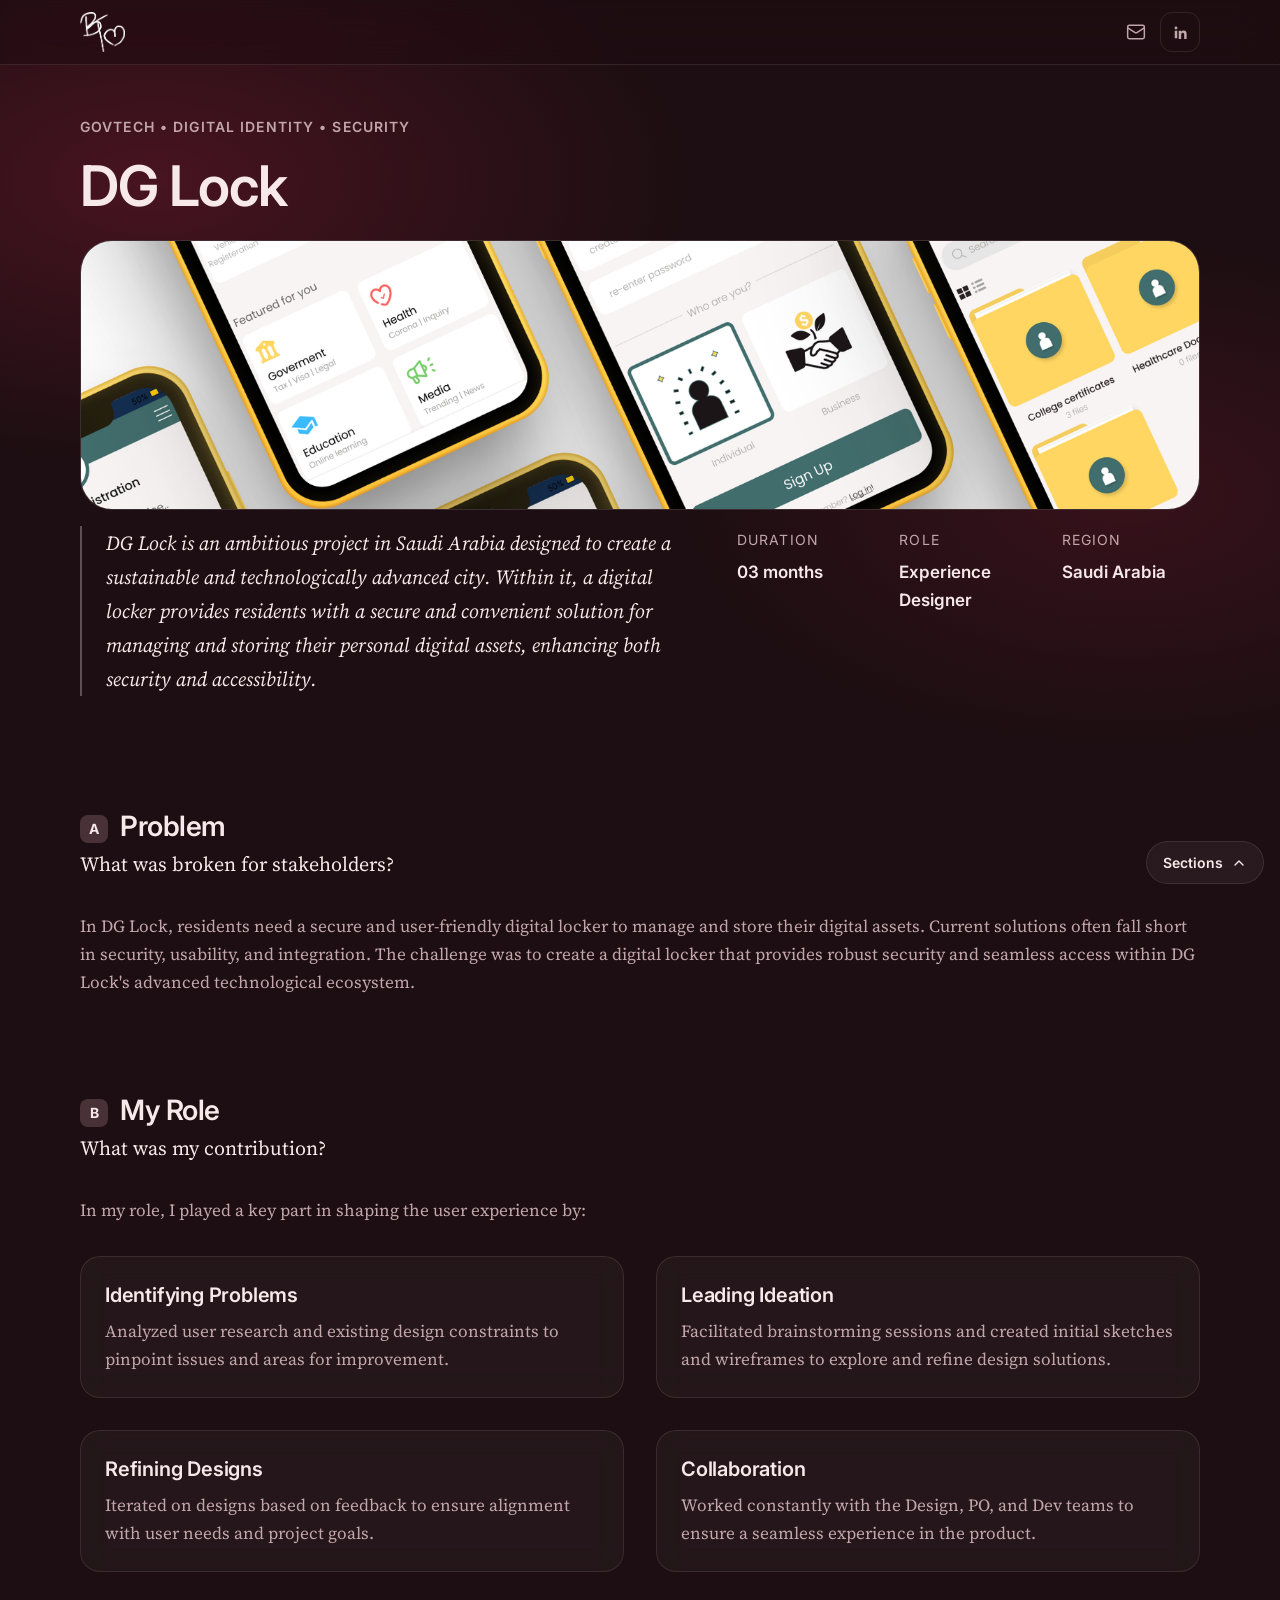
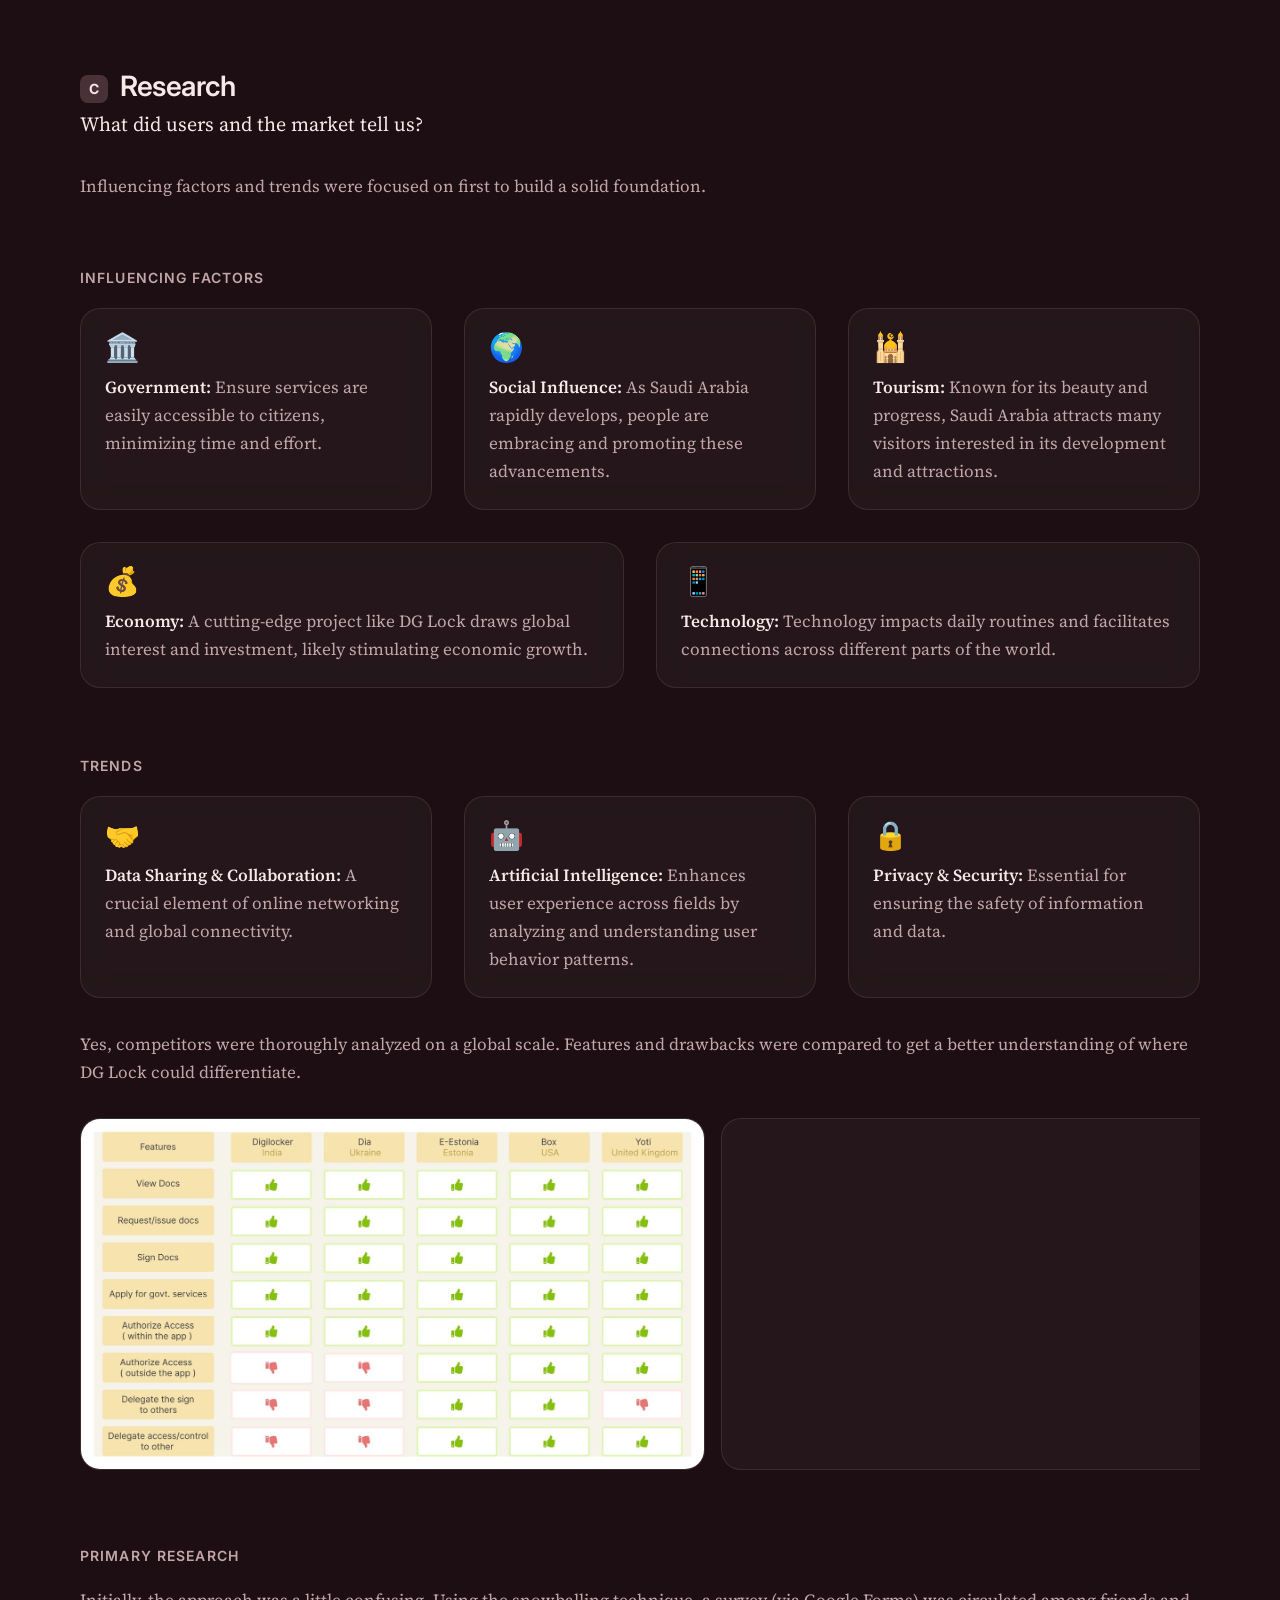
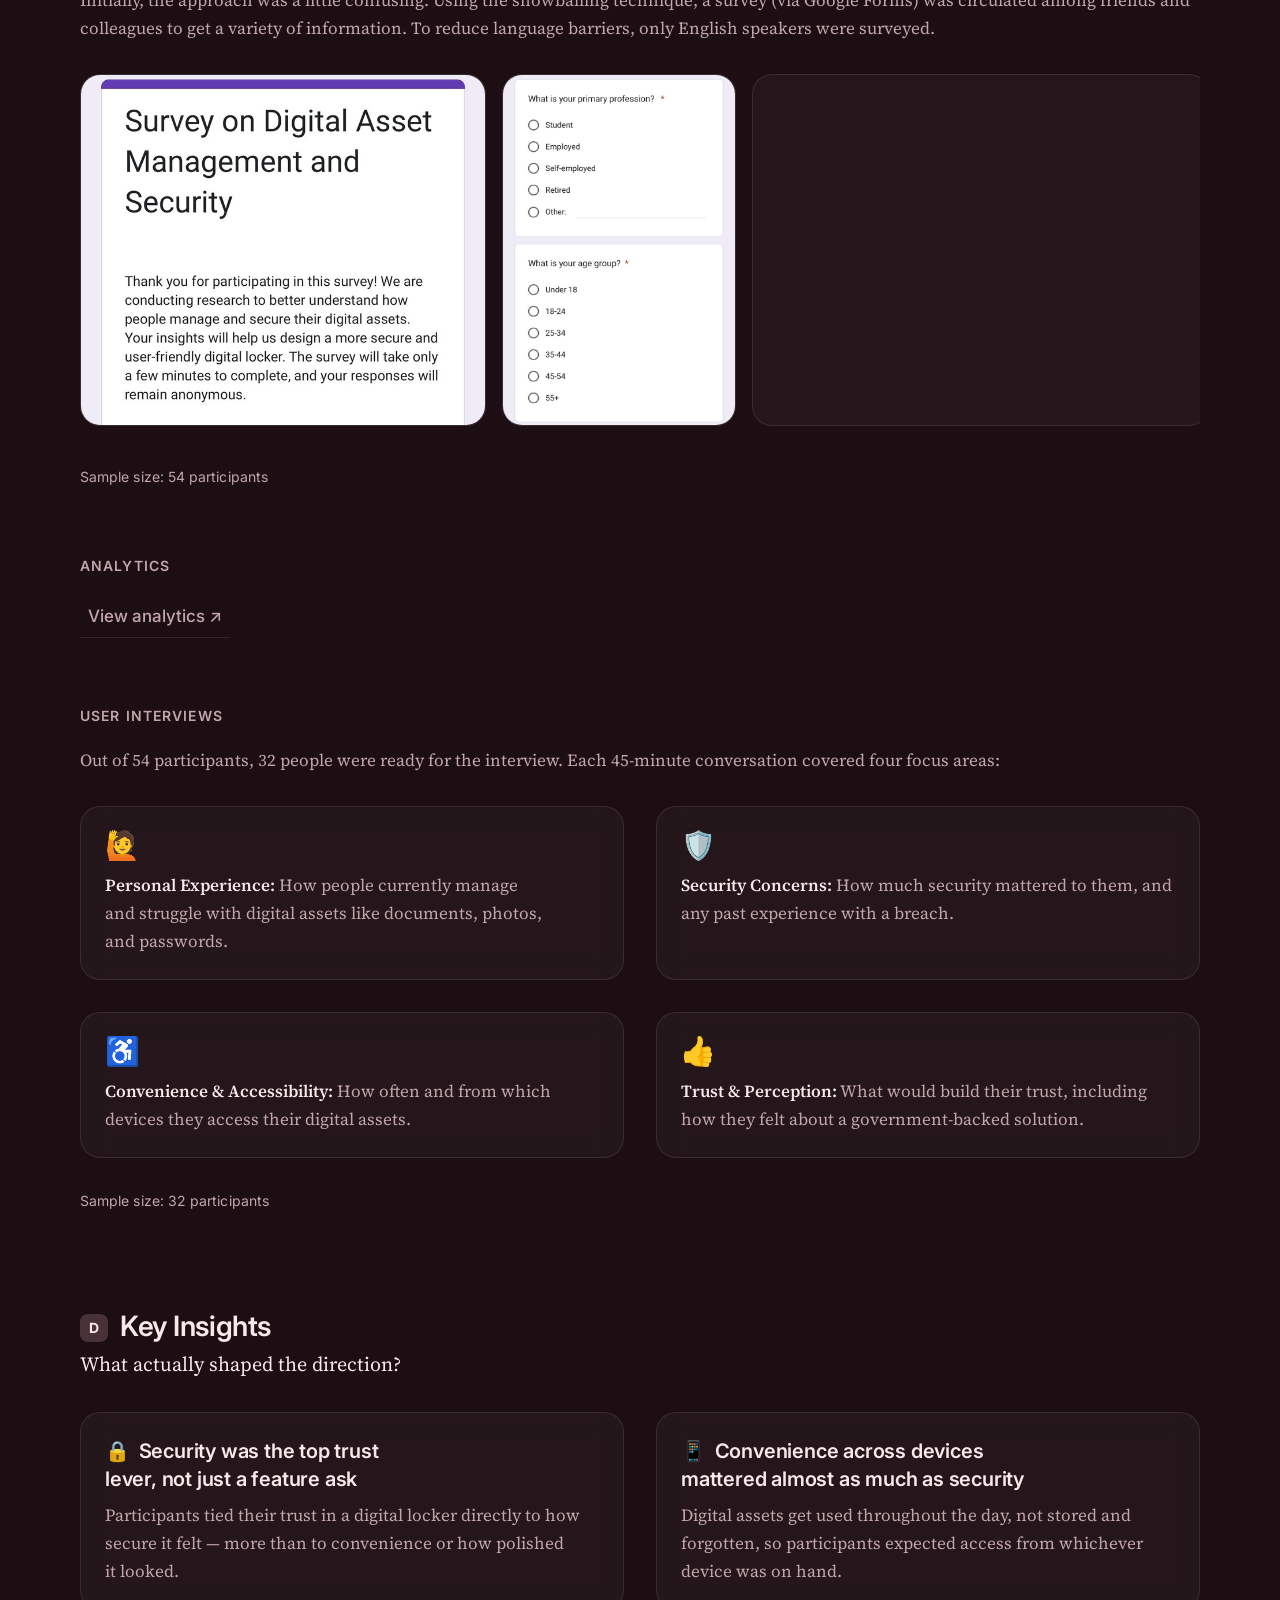
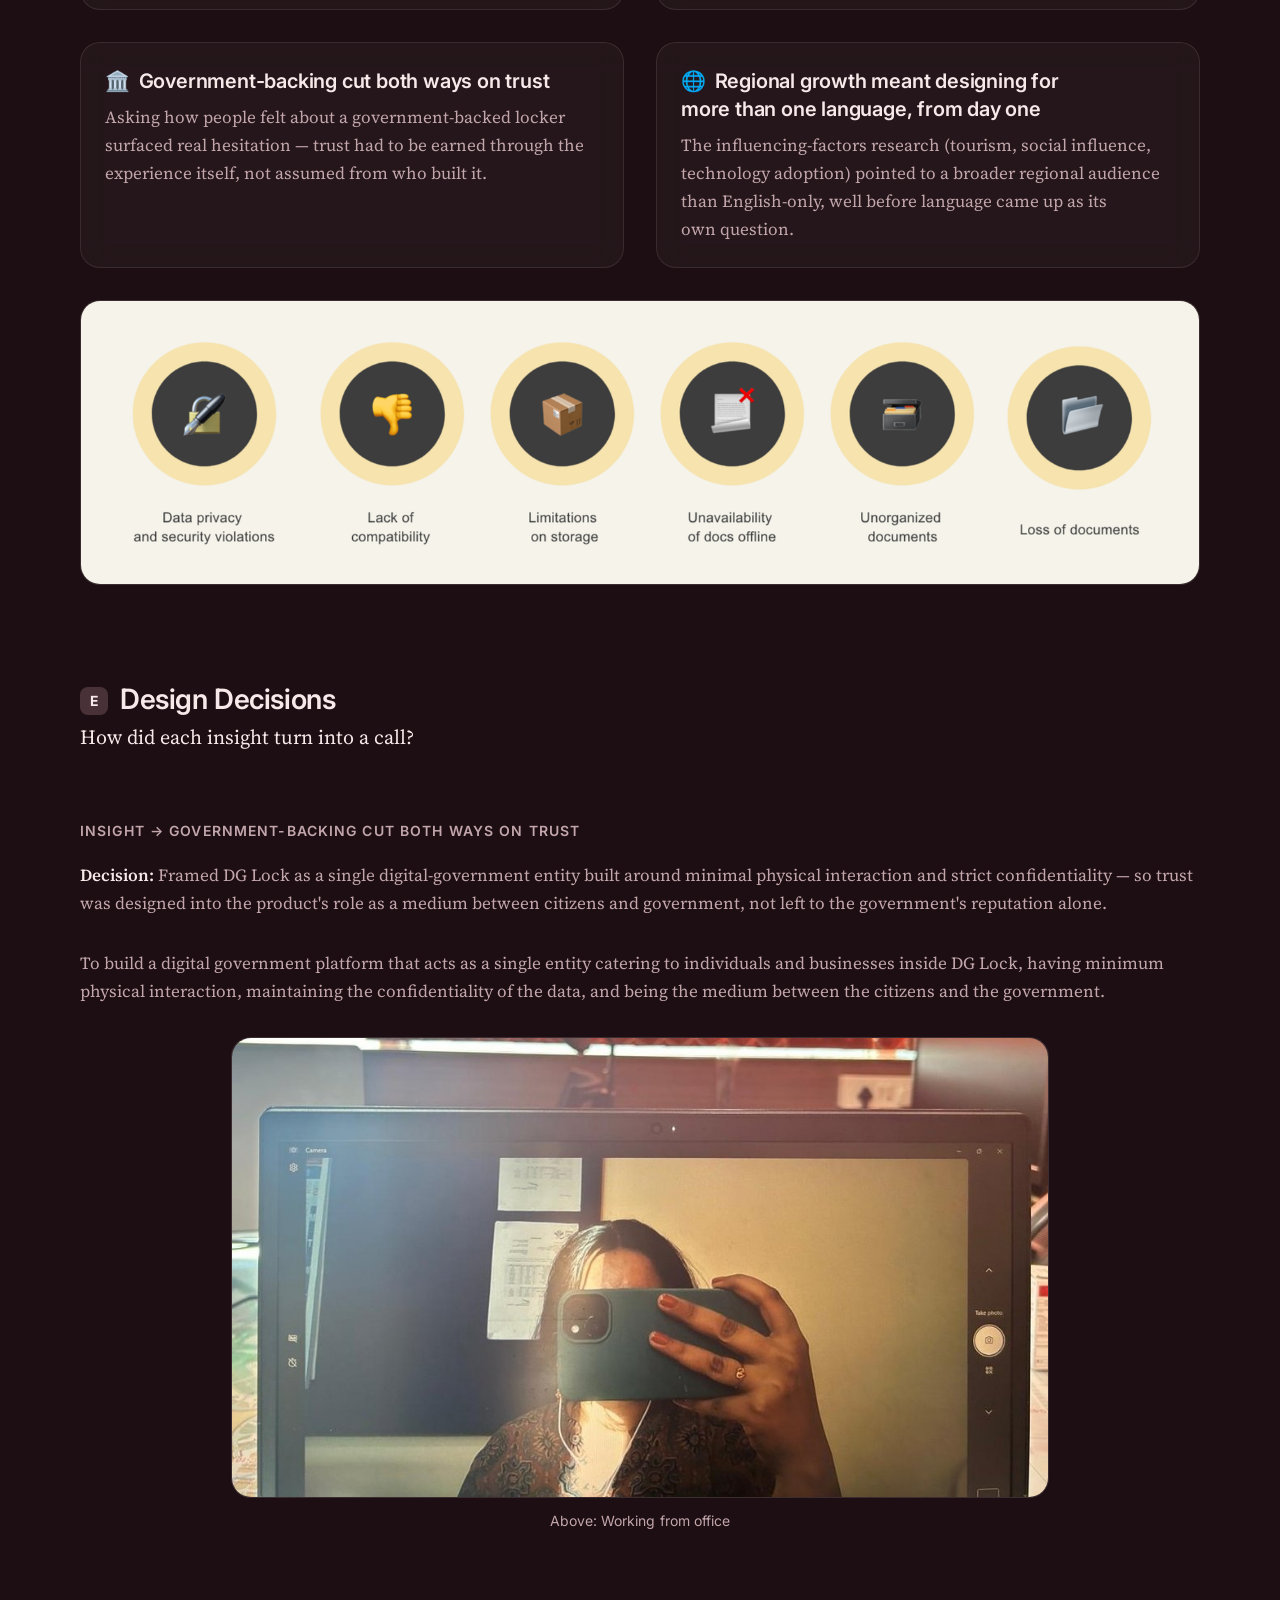
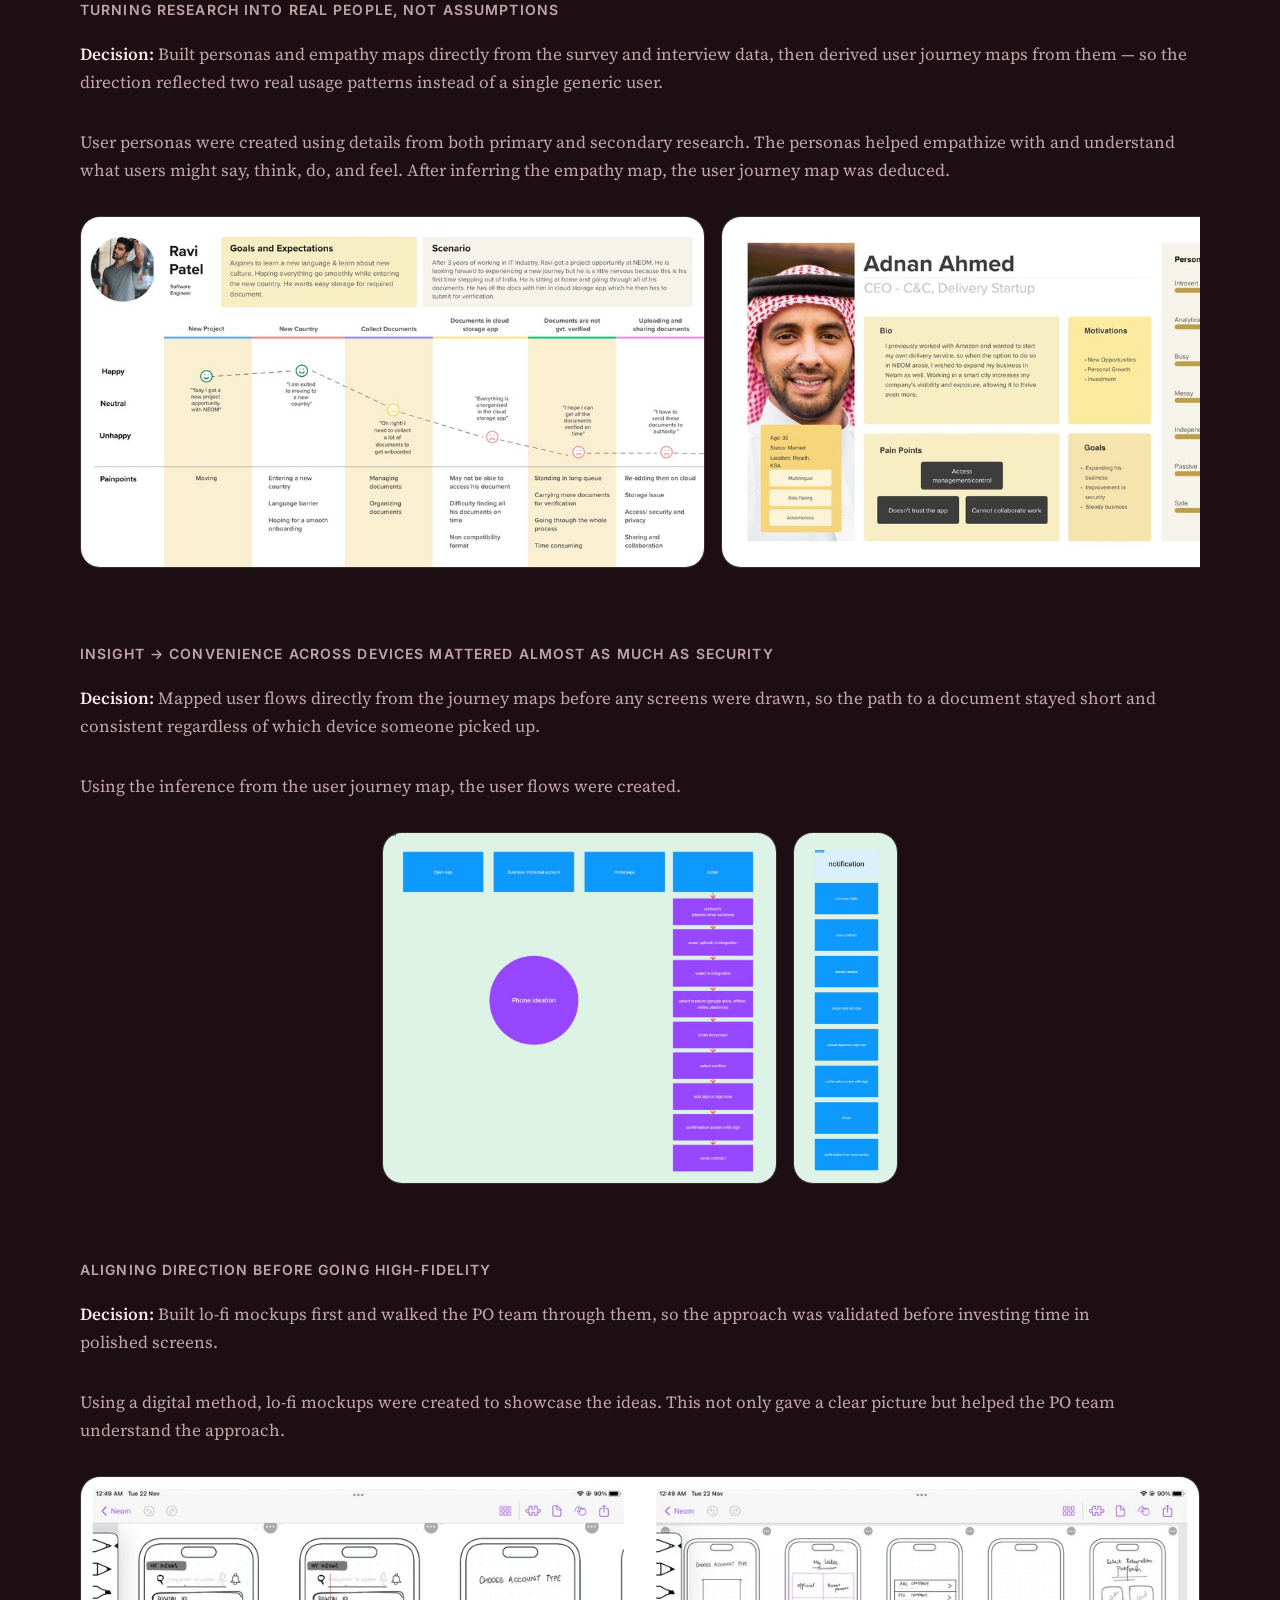
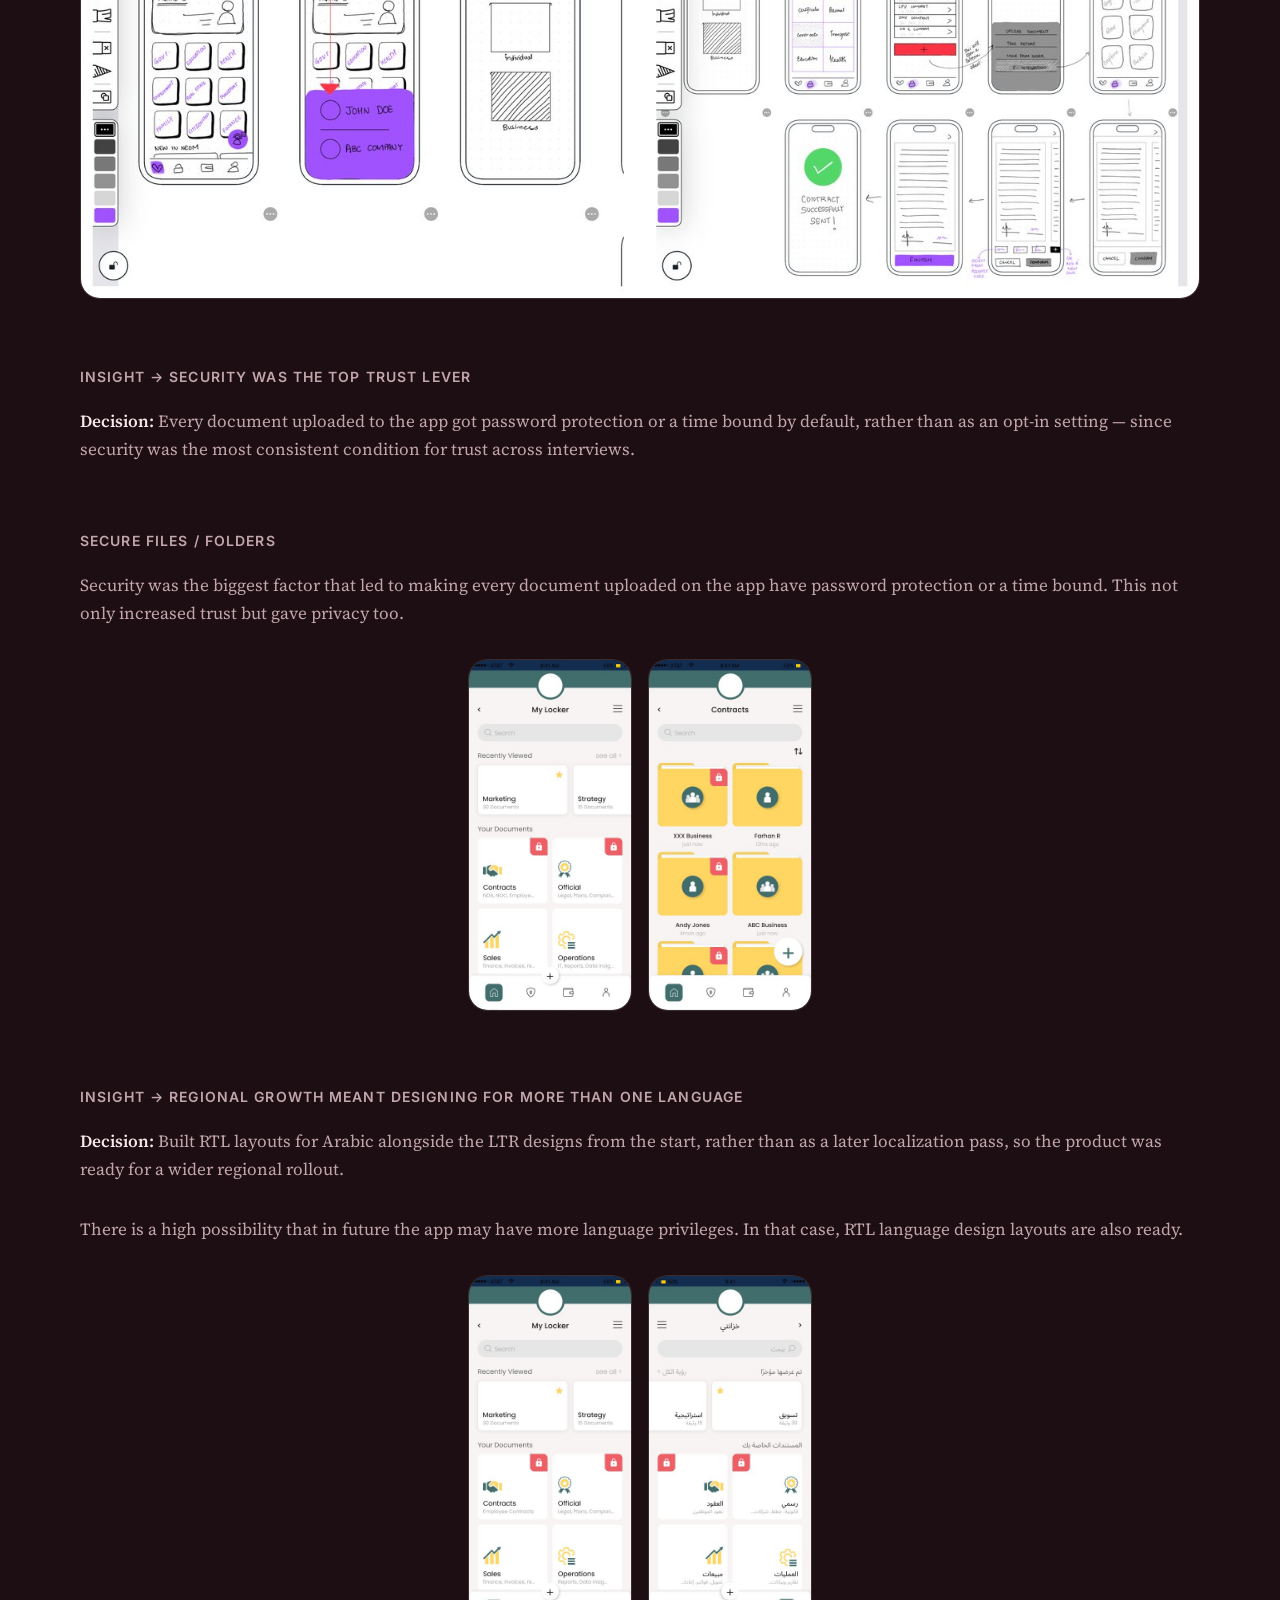
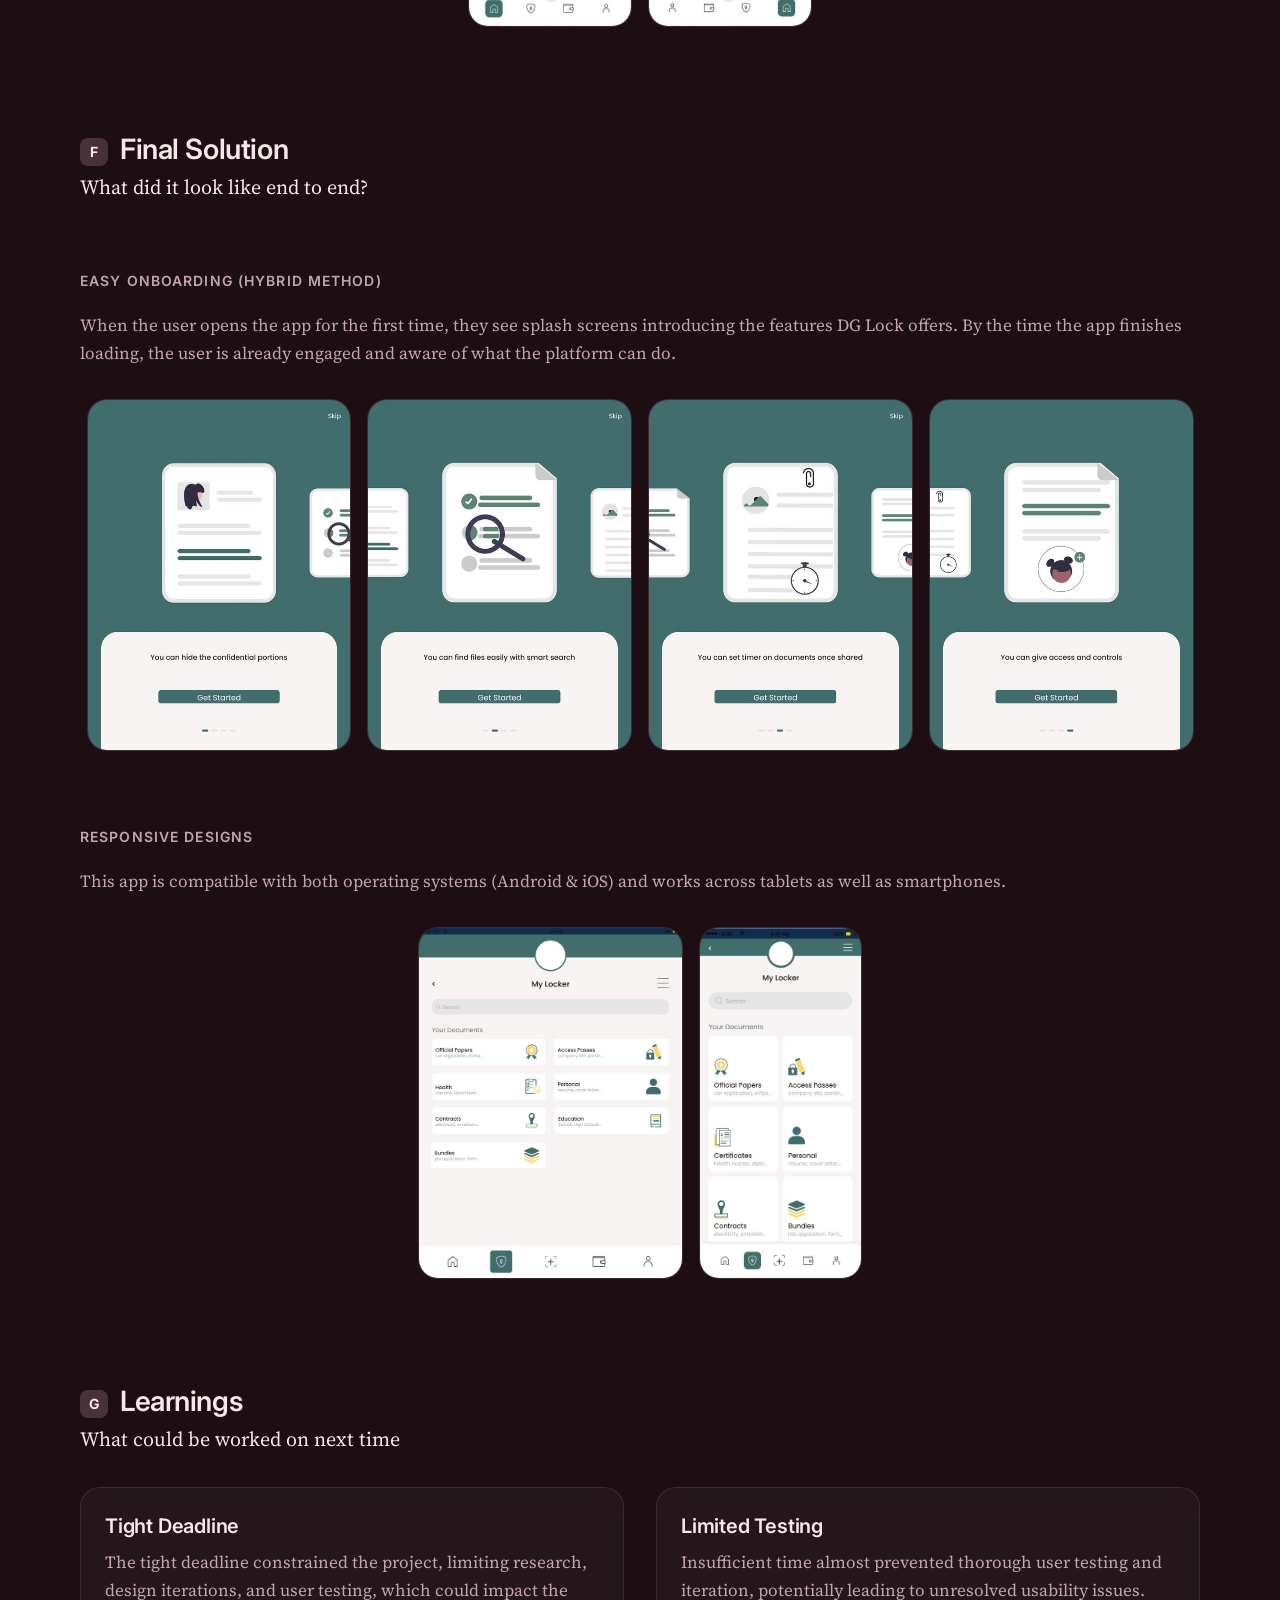
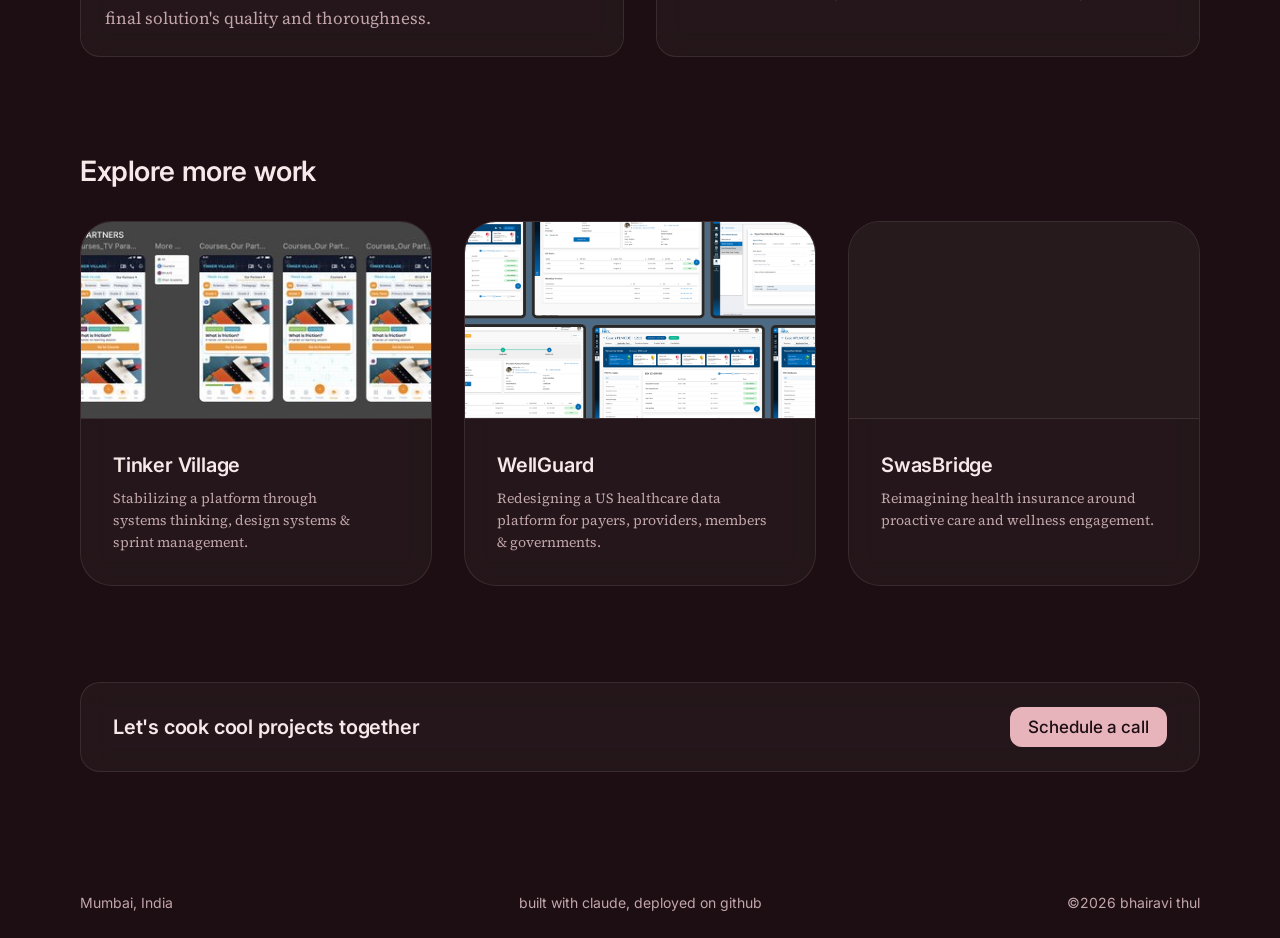
<file: dg-lock.html>
<!DOCTYPE html>
<html lang="en">
<head>
<meta charset="UTF-8">
<meta name="viewport" content="width=device-width, initial-scale=1.0">
<link rel="icon" href="favicon.ico">
<link rel="icon" type="image/png" href="images/shared/favicon-light.png" media="(prefers-color-scheme: light)">
<link rel="icon" type="image/png" href="images/shared/favicon-dark.png" media="(prefers-color-scheme: dark)">
<link rel="apple-touch-icon" href="images/shared/apple-touch-icon.png">
<title>DG Lock — Bhairavi Thul</title>
<meta name="description" content="Bhairavi Thul: Product designer | UX strategist | Systems architect. Case study: DG Lock.">
<link rel="canonical" href="https://bhairavithul.github.io/dg-lock.html">
<meta name="theme-color" content="#1c0e12">
<meta property="og:type" content="website">
<meta property="og:site_name" content="Bhairavi Thul">
<meta property="og:title" content="DG Lock — case study by Bhairavi Thul">
<meta property="og:description" content="Bhairavi Thul: Product designer | UX strategist | Systems architect. Case study: DG Lock.">
<meta property="og:url" content="https://bhairavithul.github.io/dg-lock.html">
<meta property="og:image" content="https://bhairavithul.github.io/images/home/share-card.jpg">
<meta property="og:image:type" content="image/jpeg">
<meta property="og:image:width" content="1200">
<meta property="og:image:height" content="630">
<meta property="og:image:alt" content="Bhairavi Thul, product designer, UX strategist and systems architect, holding a card that says Hey, I am Bhairavi">
<meta name="twitter:card" content="summary_large_image">
<meta name="twitter:title" content="DG Lock — case study by Bhairavi Thul">
<meta name="twitter:description" content="Bhairavi Thul: Product designer | UX strategist | Systems architect. Case study: DG Lock.">
<meta name="twitter:image" content="https://bhairavithul.github.io/images/home/share-card.jpg">
<link rel="preconnect" href="https://fonts.googleapis.com">
<link rel="preconnect" href="https://fonts.gstatic.com" crossorigin>
<link rel="stylesheet" href="css/design-system.css">
</head>
<body>

<header class="site-header">
  <nav class="container site-nav" aria-label="Main">
    <a href="index.html" aria-label="Home">
      <img src="images/shared/header-logo.png" alt="" width="45" height="40">
    </a>

    <div class="nav-actions">

      <!-- Email: popover on hover (desktop), focus (keyboard) or tap (touch) -->
      <div class="email-pop" data-email-pop>
        <button class="icon-link" type="button" aria-haspopup="true" aria-expanded="false" aria-controls="email-popover">
          <span class="visually-hidden">Email</span>
          <svg width="20" height="20" viewBox="0 0 24 24" fill="none" stroke="currentColor" stroke-width="1.75" stroke-linecap="round" stroke-linejoin="round" aria-hidden="true"><rect width="20" height="16" x="2" y="4" rx="2"/><path d="m22 7-8.97 5.7a1.94 1.94 0 0 1-2.06 0L2 7"/></svg>
        </button>
        <div class="popover" id="email-popover">
          <div class="popover__box">
            <span class="popover__text" data-email-text>thulbhairavi@gmail.com</span>
            <button class="icon-link" type="button" data-copy-email>
              <span class="visually-hidden">Copy email</span>
              <svg class="icon-copy" width="18" height="18" viewBox="0 0 24 24" fill="none" stroke="currentColor" stroke-width="1.75" stroke-linecap="round" stroke-linejoin="round" aria-hidden="true"><rect width="14" height="14" x="8" y="8" rx="2" ry="2"/><path d="M4 16c-1.1 0-2-.9-2-2V4c0-1.1.9-2 2-2h10c1.1 0 2 .9 2 2"/></svg>
              <svg class="icon-check" width="18" height="18" viewBox="0 0 24 24" fill="none" stroke="currentColor" stroke-width="2" stroke-linecap="round" stroke-linejoin="round" aria-hidden="true"><path d="M20 6 9 17l-5-5"/></svg>
            </button>
          </div>
        </div>
        <span class="visually-hidden" role="status" aria-live="polite" data-copy-status></span>
      </div>

      <a class="icon-link" href="https://www.linkedin.com/in/bhairavithul" target="_blank" rel="noopener">
        <span class="visually-hidden">LinkedIn</span>
        <svg width="20" height="20" viewBox="0 0 24 24" fill="currentColor" aria-hidden="true"><path d="M7.2 5.5a1.7 1.7 0 1 1 0 3.4 1.7 1.7 0 0 1 0-3.4zM5.7 10.5h3v9h-3v-9zm4.8 0h2.9v1.3h.04c.4-.77 1.4-1.58 2.88-1.58 3.08 0 3.65 2.03 3.65 4.67v5.58H17v-4.95c0-1.18-.02-2.7-1.65-2.7-1.65 0-1.9 1.29-1.9 2.62v5.03H10.5v-9z"/></svg>
      </a>
    </div>
  </nav>
</header>

<main class="container site-main" id="top">
  <article>

    <!-- HERO -->
    <section class="cs-hero" aria-labelledby="cs-title">
      <p class="eyebrow">Govtech • Digital Identity • Security</p>
      <h1 id="cs-title" class="cs-title">DG Lock</h1>
      <figure class="cs-cover"><img src="images/dg-lock/cover.png" alt="DG Lock cover"></figure>
      <p class="cs-quote">DG Lock is an ambitious project in Saudi Arabia designed to create a sustainable and technologically advanced city. Within it, a digital locker provides residents with a secure and convenient solution for managing and storing their personal digital assets, enhancing both security and accessibility.</p>
      <dl class="cs-meta"><div><dt>Duration</dt><dd>03 months</dd></div><div><dt>Role</dt><dd>Experience Designer</dd></div><div><dt>Region</dt><dd>Saudi Arabia</dd></div></dl>
    </section>

    <!-- CASE STUDY SECTIONS -->
    <div class="cs-pair cs-pair--stack">
    <section class="cs-block" id="sec-a" aria-labelledby="sec-a-title">
      <h2 id="sec-a-title" class="heading-md"><span class="badge">A</span>Problem</h2>
      <p class="cs-question content-lg text-01">What was broken for stakeholders?</p>
      <p>In DG Lock, residents need a secure and user-friendly digital locker to manage and store their digital assets. Current solutions often fall short in security, usability, and integration. The challenge was to create a digital locker that provides robust security and seamless access within DG Lock's advanced technological ecosystem.</p>
    </section>
<section class="cs-block" id="sec-b" aria-labelledby="sec-b-title">
      <h2 id="sec-b-title" class="heading-md"><span class="badge">B</span>My Role</h2>
      <p class="cs-question content-lg text-01">What was my contribution?</p>
      <p>In my role, I played a key part in shaping the user experience by:</p>
      <div class="insights"><div class="card card--tile"><h3 class="heading-sm">Identifying Problems</h3><p class="content-md">Analyzed user research and existing design constraints to pinpoint issues and areas for improvement.</p></div><div class="card card--tile"><h3 class="heading-sm">Leading Ideation</h3><p class="content-md">Facilitated brainstorming sessions and created initial sketches and wireframes to explore and refine design solutions.</p></div><div class="card card--tile"><h3 class="heading-sm">Refining Designs</h3><p class="content-md">Iterated on designs based on feedback to ensure alignment with user needs and project goals.</p></div><div class="card card--tile"><h3 class="heading-sm">Collaboration</h3><p class="content-md">Worked constantly with the Design, PO, and Dev teams to ensure a seamless experience in the product.</p></div></div>
    </section>
    </div>

    <section class="cs-block" id="sec-c" aria-labelledby="sec-c-title">
      <h2 id="sec-c-title" class="heading-md"><span class="badge">C</span>Research</h2>
      <p class="cs-question content-lg text-01">What did users and the market tell us?</p>
      <p>Influencing factors and trends were focused on first to build a solid foundation.</p>
      <p class="eyebrow">Influencing Factors</p>
      <div class="icon-grid"><div class="card card--tile icon-card"><div class="icon-card__icon" aria-hidden="true">🏛️</div><p class="content-md"><strong>Government:</strong> Ensure services are easily accessible to citizens, minimizing time and effort.</p></div><div class="card card--tile icon-card"><div class="icon-card__icon" aria-hidden="true">🌍</div><p class="content-md"><strong>Social Influence:</strong> As Saudi Arabia rapidly develops, people are embracing and promoting these advancements.</p></div><div class="card card--tile icon-card"><div class="icon-card__icon" aria-hidden="true">🕌</div><p class="content-md"><strong>Tourism:</strong> Known for its beauty and progress, Saudi Arabia attracts many visitors interested in its development and attractions.</p></div><div class="card card--tile icon-card"><div class="icon-card__icon" aria-hidden="true">💰</div><p class="content-md"><strong>Economy:</strong> A cutting-edge project like DG Lock draws global interest and investment, likely stimulating economic growth.</p></div><div class="card card--tile icon-card"><div class="icon-card__icon" aria-hidden="true">📱</div><p class="content-md"><strong>Technology:</strong> Technology impacts daily routines and facilitates connections across different parts of the world.</p></div></div>
      <p class="eyebrow">Trends</p>
      <div class="icon-grid"><div class="card card--tile icon-card"><div class="icon-card__icon" aria-hidden="true">🤝</div><p class="content-md"><strong>Data Sharing &amp; Collaboration:</strong> A crucial element of online networking and global connectivity.</p></div><div class="card card--tile icon-card"><div class="icon-card__icon" aria-hidden="true">🤖</div><p class="content-md"><strong>Artificial Intelligence:</strong> Enhances user experience across fields by analyzing and understanding user behavior patterns.</p></div><div class="card card--tile icon-card"><div class="icon-card__icon" aria-hidden="true">🔒</div><p class="content-md"><strong>Privacy &amp; Security:</strong> Essential for ensuring the safety of information and data.</p></div></div>
      <p>Yes, competitors were thoroughly analyzed on a global scale. Features and drawbacks were compared to get a better understanding of where DG Lock could differentiate.</p>
      <div class="figure-row"><img src="images/dg-lock/c-research-competitive-benchmarking-1.jpg" alt="Competitive benchmarking — 1" loading="lazy" decoding="async"><img src="images/dg-lock/c-research-competitive-benchmarking-2.jpg" alt="Competitive benchmarking — 2" loading="lazy" decoding="async"></div>
      <p class="eyebrow">Primary Research</p>
      <p>Initially, the approach was a little confusing. Using the snowballing technique, a survey (via Google Forms) was circulated among friends and colleagues to get a variety of information. To reduce language barriers, only English speakers were surveyed.</p>
      <div class="photo-grid"><img src="images/dg-lock/c-research-survey-response-snapshot-1.jpg" alt="Survey response snapshot 1" loading="lazy" decoding="async"><img src="images/dg-lock/c-research-survey-response-snapshot-2.jpg" alt="Survey response snapshot 2" loading="lazy" decoding="async"><img src="images/dg-lock/c-research-survey-response-snapshot-3.jpg" alt="Survey response snapshot 3" loading="lazy" decoding="async"></div>
      <p class="label">Sample size: 54 participants</p>
      <p class="eyebrow">Analytics</p>
      <p><a class="btn btn--link" href="https://visualize.graphy.app/board/285b7701-5b35-4170-8d86-3397fb5fc7bd/view" target="_blank" rel="noopener">View analytics ↗<span class="visually-hidden"> (opens in a new tab)</span></a></p>
      <p class="eyebrow">User Interviews</p>
      <p>Out of 54 participants, 32 people were ready for the interview. Each 45-minute conversation covered four focus areas:</p>
      <div class="icon-grid"><div class="card card--tile icon-card"><div class="icon-card__icon" aria-hidden="true">🙋</div><p class="content-md"><strong>Personal Experience:</strong> How people currently manage and struggle with digital assets like documents, photos, and passwords.</p></div><div class="card card--tile icon-card"><div class="icon-card__icon" aria-hidden="true">🛡️</div><p class="content-md"><strong>Security Concerns:</strong> How much security mattered to them, and any past experience with a breach.</p></div><div class="card card--tile icon-card"><div class="icon-card__icon" aria-hidden="true">♿</div><p class="content-md"><strong>Convenience &amp; Accessibility:</strong> How often and from which devices they access their digital assets.</p></div><div class="card card--tile icon-card"><div class="icon-card__icon" aria-hidden="true">👍</div><p class="content-md"><strong>Trust &amp; Perception:</strong> What would build their trust, including how they felt about a government-backed solution.</p></div></div>
      <p class="label">Sample size: 32 participants</p>
    </section>
<section class="cs-block" id="sec-d" aria-labelledby="sec-d-title">
      <h2 id="sec-d-title" class="heading-md"><span class="badge">D</span>Key Insights</h2>
      <p class="cs-question content-lg text-01">What actually shaped the direction?</p>
      <div class="insights insights--2x2"><div class="card card--tile"><h3 class="heading-sm"><span class="emoji" aria-hidden="true">🔒</span> Security was the top trust lever, not just a feature ask</h3><p class="content-md">Participants tied their trust in a digital locker directly to how secure it felt — more than to convenience or how polished it looked.</p></div><div class="card card--tile"><h3 class="heading-sm"><span class="emoji" aria-hidden="true">📱</span> Convenience across devices mattered almost as much as security</h3><p class="content-md">Digital assets get used throughout the day, not stored and forgotten, so participants expected access from whichever device was on hand.</p></div><div class="card card--tile"><h3 class="heading-sm"><span class="emoji" aria-hidden="true">🏛️</span> Government-backing cut both ways on trust</h3><p class="content-md">Asking how people felt about a government-backed locker surfaced real hesitation — trust had to be earned through the experience itself, not assumed from who built it.</p></div><div class="card card--tile"><h3 class="heading-sm"><span class="emoji" aria-hidden="true">🌐</span> Regional growth meant designing for more than one language, from day one</h3><p class="content-md">The influencing-factors research (tourism, social influence, technology adoption) pointed to a broader regional audience than English-only, well before language came up as its own question.</p></div></div>
      <figure class="figure"><img src="images/dg-lock/d-key-insights-research-insights-summary.png" alt="Research insights summary" loading="lazy" decoding="async"></figure>
    </section>
<section class="cs-block" id="sec-e" aria-labelledby="sec-e-title">
      <h2 id="sec-e-title" class="heading-md"><span class="badge">E</span>Design Decisions</h2>
      <p class="cs-question content-lg text-01">How did each insight turn into a call?</p>
      <p class="eyebrow">Insight → Government-backing cut both ways on trust</p>
      <p><strong>Decision:</strong> Framed DG Lock as a single digital-government entity built around minimal physical interaction and strict confidentiality — so trust was designed into the product's role as a medium between citizens and government, not left to the government's reputation alone.</p>
      <p>To build a digital government platform that acts as a single entity catering to individuals and businesses inside DG Lock, having minimum physical interaction, maintaining the confidentiality of the data, and being the medium between the citizens and the government.</p>
      <figure class="figure"><img src="images/dg-lock/e-design-decisions-working-from-office.jpg" alt="Working from office" loading="lazy" decoding="async"><figcaption class="label">Above: Working from office</figcaption></figure>
      <p class="eyebrow">Turning research into real people, not assumptions</p>
      <p><strong>Decision:</strong> Built personas and empathy maps directly from the survey and interview data, then derived user journey maps from them — so the direction reflected two real usage patterns instead of a single generic user.</p>
      <p>User personas were created using details from both primary and secondary research. The personas helped empathize with and understand what users might say, think, do, and feel. After inferring the empathy map, the user journey map was deduced.</p>
      <div class="gallery"><img src="images/dg-lock/e-design-decisions-user-persona-adnan-ahmed.jpg" alt="User persona — Adnan Ahmed" loading="lazy" decoding="async"><img src="images/dg-lock/e-design-decisions-user-persona-ravi-patel.jpg" alt="User persona — Ravi Patel" loading="lazy" decoding="async"><img src="images/dg-lock/e-design-decisions-empathy-map-ravi-patel.jpg" alt="Empathy map — Ravi Patel" loading="lazy" decoding="async"><img src="images/dg-lock/e-design-decisions-empathy-map-adnan-ahmed.jpg" alt="Empathy map — Adnan Ahmed" loading="lazy" decoding="async"><img src="images/dg-lock/e-design-decisions-user-journey-map-ravi-patel.jpg" alt="User journey map — Ravi Patel" loading="lazy" decoding="async"><img src="images/dg-lock/e-design-decisions-user-journey-map-adnan-ahmed.jpg" alt="User journey map — Adnan Ahmed" loading="lazy" decoding="async"></div>
      <p class="eyebrow">Insight → Convenience across devices mattered almost as much as security</p>
      <p><strong>Decision:</strong> Mapped user flows directly from the journey maps before any screens were drawn, so the path to a document stayed short and consistent regardless of which device someone picked up.</p>
      <p>Using the inference from the user journey map, the user flows were created.</p>
      <div class="figure-row"><img src="images/dg-lock/e-design-decisions-user-flow-diagram-business-ideation.jpg" alt="User flow diagram — Business ideation" loading="lazy" decoding="async"><img src="images/dg-lock/e-design-decisions-user-flow-diagram-contract-signing.jpg" alt="User flow diagram — Contract signing" loading="lazy" decoding="async"></div>
      <p class="eyebrow">Aligning direction before going high-fidelity</p>
      <p><strong>Decision:</strong> Built lo-fi mockups first and walked the PO team through them, so the approach was validated before investing time in polished screens.</p>
      <p>Using a digital method, lo-fi mockups were created to showcase the ideas. This not only gave a clear picture but helped the PO team understand the approach.</p>
      <figure class="figure"><img src="images/dg-lock/e-design-decisions-lo-fi-wireframes.jpg" alt="Lo-fi wireframes" loading="lazy" decoding="async"></figure>
      <p class="eyebrow">Insight → Security was the top trust lever</p>
      <p><strong>Decision:</strong> Every document uploaded to the app got password protection or a time bound by default, rather than as an opt-in setting — since security was the most consistent condition for trust across interviews.</p>
      <p class="eyebrow">Secure Files / Folders</p>
      <p>Security was the biggest factor that led to making every document uploaded on the app have password protection or a time bound. This not only increased trust but gave privacy too.</p>
      <div class="figure-row"><img src="images/dg-lock/e-design-decisions-business-locker-view.jpg" alt="Business locker view" loading="lazy" decoding="async"><img src="images/dg-lock/e-design-decisions-business-locker-folder-view.jpg" alt="Business locker — folder view" loading="lazy" decoding="async"></div>
      <p class="eyebrow">Insight → Regional growth meant designing for more than one language</p>
      <p><strong>Decision:</strong> Built RTL layouts for Arabic alongside the LTR designs from the start, rather than as a later localization pass, so the product was ready for a wider regional rollout.</p>
      <p>There is a high possibility that in future the app may have more language privileges. In that case, RTL language design layouts are also ready.</p>
      <div class="figure-row"><img src="images/dg-lock/e-design-decisions-business-locker-ltr-layout.jpg" alt="Business locker — LTR layout" loading="lazy" decoding="async"><img src="images/dg-lock/e-design-decisions-business-locker-rtl-layout.jpg" alt="Business locker — RTL layout" loading="lazy" decoding="async"></div>
    </section>
<section class="cs-block" id="sec-f" aria-labelledby="sec-f-title">
      <h2 id="sec-f-title" class="heading-md"><span class="badge">F</span>Final Solution</h2>
      <p class="cs-question content-lg text-01">What did it look like end to end?</p>
      <p class="eyebrow">Easy Onboarding (hybrid method)</p>
      <p>When the user opens the app for the first time, they see splash screens introducing the features DG Lock offers. By the time the app finishes loading, the user is already engaged and aware of what the platform can do.</p>
      <div class="gallery"><img src="images/dg-lock/f-final-solution-splash-screen-1.jpg" alt="Splash screen 1" loading="lazy" decoding="async"><img src="images/dg-lock/f-final-solution-splash-screen-2.jpg" alt="Splash screen 2" loading="lazy" decoding="async"><img src="images/dg-lock/f-final-solution-splash-screen-3.jpg" alt="Splash screen 3" loading="lazy" decoding="async"><img src="images/dg-lock/f-final-solution-splash-screen-4.jpg" alt="Splash screen 4" loading="lazy" decoding="async"></div>
      <p class="eyebrow">Responsive Designs</p>
      <p>This app is compatible with both operating systems (Android & iOS) and works across tablets as well as smartphones.</p>
      <div class="figure-row"><img src="images/dg-lock/f-final-solution-locker-view-tablet.jpg" alt="Locker view — Tablet" loading="lazy" decoding="async"><img src="images/dg-lock/f-final-solution-locker-view-smartphone.jpg" alt="Locker view — Smartphone" loading="lazy" decoding="async"></div>
    </section>
<section class="cs-block" id="sec-g" aria-labelledby="sec-g-title">
      <h2 id="sec-g-title" class="heading-md"><span class="badge">G</span>Learnings</h2>
      <p class="cs-question content-lg text-01">What could be worked on next time</p>
      <div class="insights"><div class="card card--tile"><h3 class="heading-sm">Tight Deadline</h3><p class="content-md">The tight deadline constrained the project, limiting research, design iterations, and user testing, which could impact the final solution's quality and thoroughness.</p></div><div class="card card--tile"><h3 class="heading-sm">Limited Testing</h3><p class="content-md">Insufficient time almost prevented thorough user testing and iteration, potentially leading to unresolved usability issues.</p></div></div>
    </section>

    <!-- EXPLORE MORE -->
    <section class="cs-block" aria-labelledby="more-title">
      <h2 id="more-title" class="heading-md">Explore more work</h2>
      <div class="next-grid"><a class="card next-card" href="tinker-village.html"><img src="images/tinker-village/thumb.jpg" alt="" loading="lazy" decoding="async"><div class="next-card__body"><h3 class="heading-sm">Tinker Village</h3><p class="content-sm">Stabilizing a platform through systems thinking, design systems & sprint management.</p></div></a><a class="card next-card" href="wellguard.html"><img src="images/wellguard/cover.png" alt="" loading="lazy" decoding="async"><div class="next-card__body"><h3 class="heading-sm">WellGuard</h3><p class="content-sm">Redesigning a US healthcare data platform for payers, providers, members & governments.</p></div></a><a class="card next-card" href="swasbridge.html"><img src="images/swasbridge/cover.jpg" alt="" loading="lazy" decoding="async"><div class="next-card__body"><h3 class="heading-sm">SwasBridge</h3><p class="content-sm">Reimagining health insurance around proactive care and wellness engagement.</p></div></a></div>
    </section>

    <!-- CONNECT -->
    <section id="contact" class="card card--strip connect" aria-labelledby="connect-title">
      <h2 id="connect-title" class="heading-sm">Let's cook cool projects together</h2>
      <a class="btn btn--primary" href="https://calendly.com/thulbhairavi" target="_blank" rel="noopener">Schedule a call<span class="visually-hidden"> (opens in a new tab)</span></a>
    </section>

  </article>
</main>

<footer class="site-footer">
  <div class="container site-footer__inner">
    <span>Mumbai, India</span>
    <span>built with claude, deployed on github</span>
    <span>©2026 bhairavi thul</span>
  </div>
</footer>

<!-- Floating section outline -->
<div class="toc" data-toc>
  <button class="toc__toggle" type="button" aria-expanded="false" aria-controls="toc-panel"><span>Sections</span><svg width="16" height="16" viewBox="0 0 24 24" fill="none" aria-hidden="true"><path d="M6 15l6-6 6 6" stroke="currentColor" stroke-width="2" stroke-linecap="round" stroke-linejoin="round"/></svg></button>
  <div class="toc__panel" id="toc-panel"><a href="#sec-a"><span class="badge">A</span>Problem</a><a href="#sec-b"><span class="badge">B</span>My Role</a><a href="#sec-c"><span class="badge">C</span>Research</a><a href="#sec-d"><span class="badge">D</span>Key Insights</a><a href="#sec-e"><span class="badge">E</span>Design Decisions</a><a href="#sec-f"><span class="badge">F</span>Final Solution</a><a href="#sec-g"><span class="badge">G</span>Learnings</a></div>
</div>

<script src="js/main.js" defer></script>
</body>
</html>
</file>
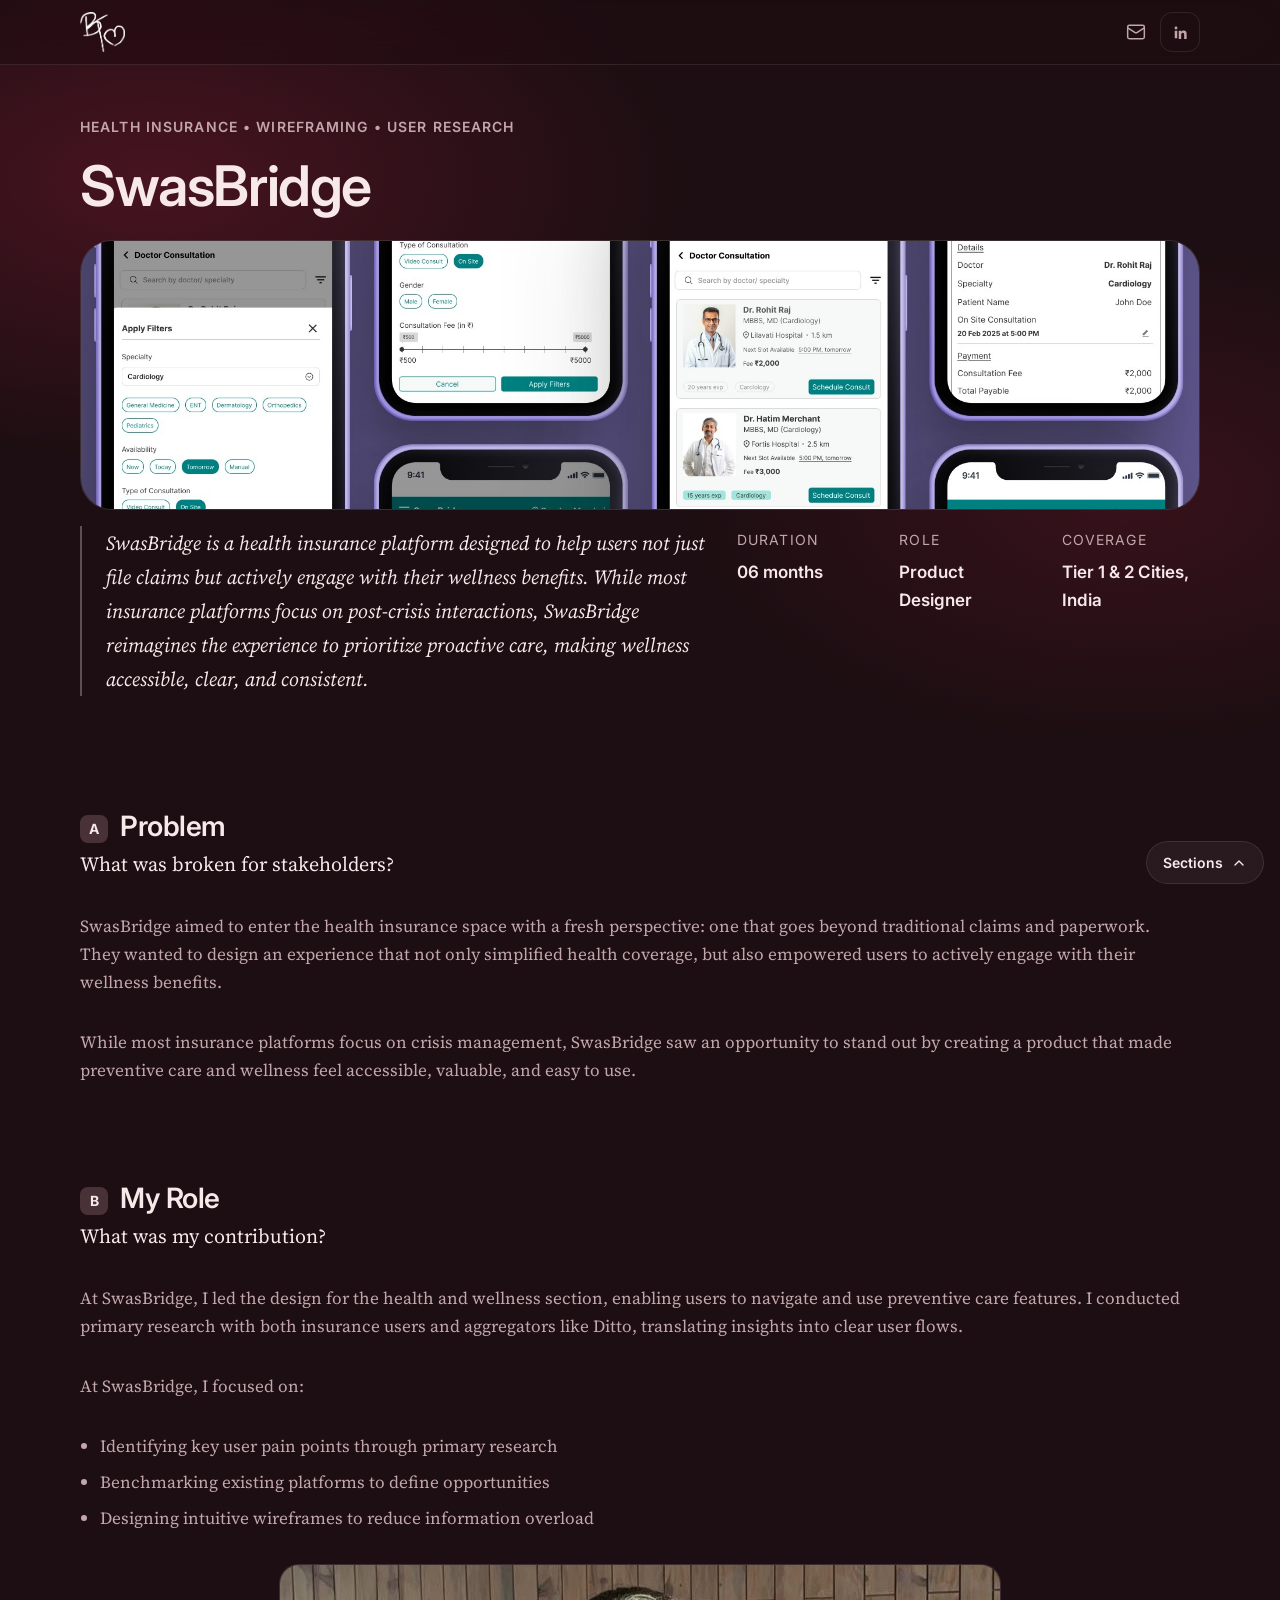
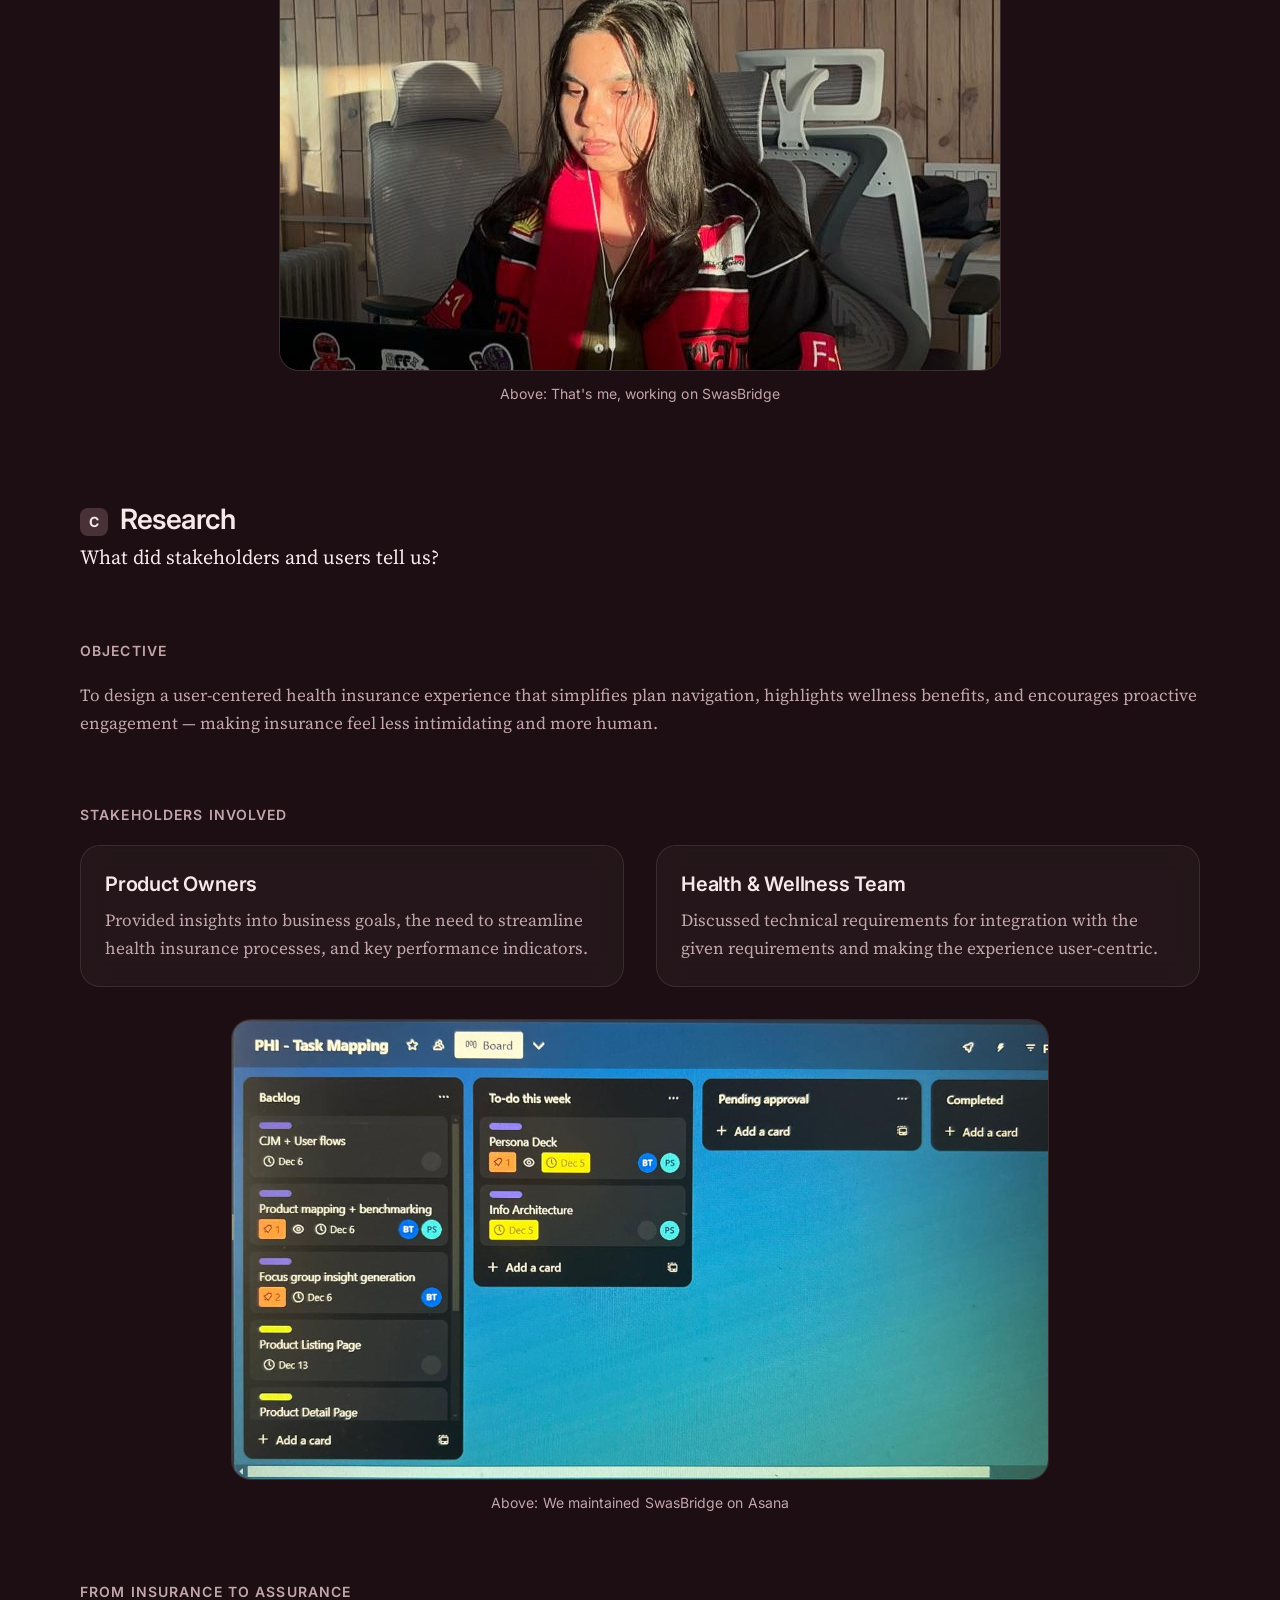
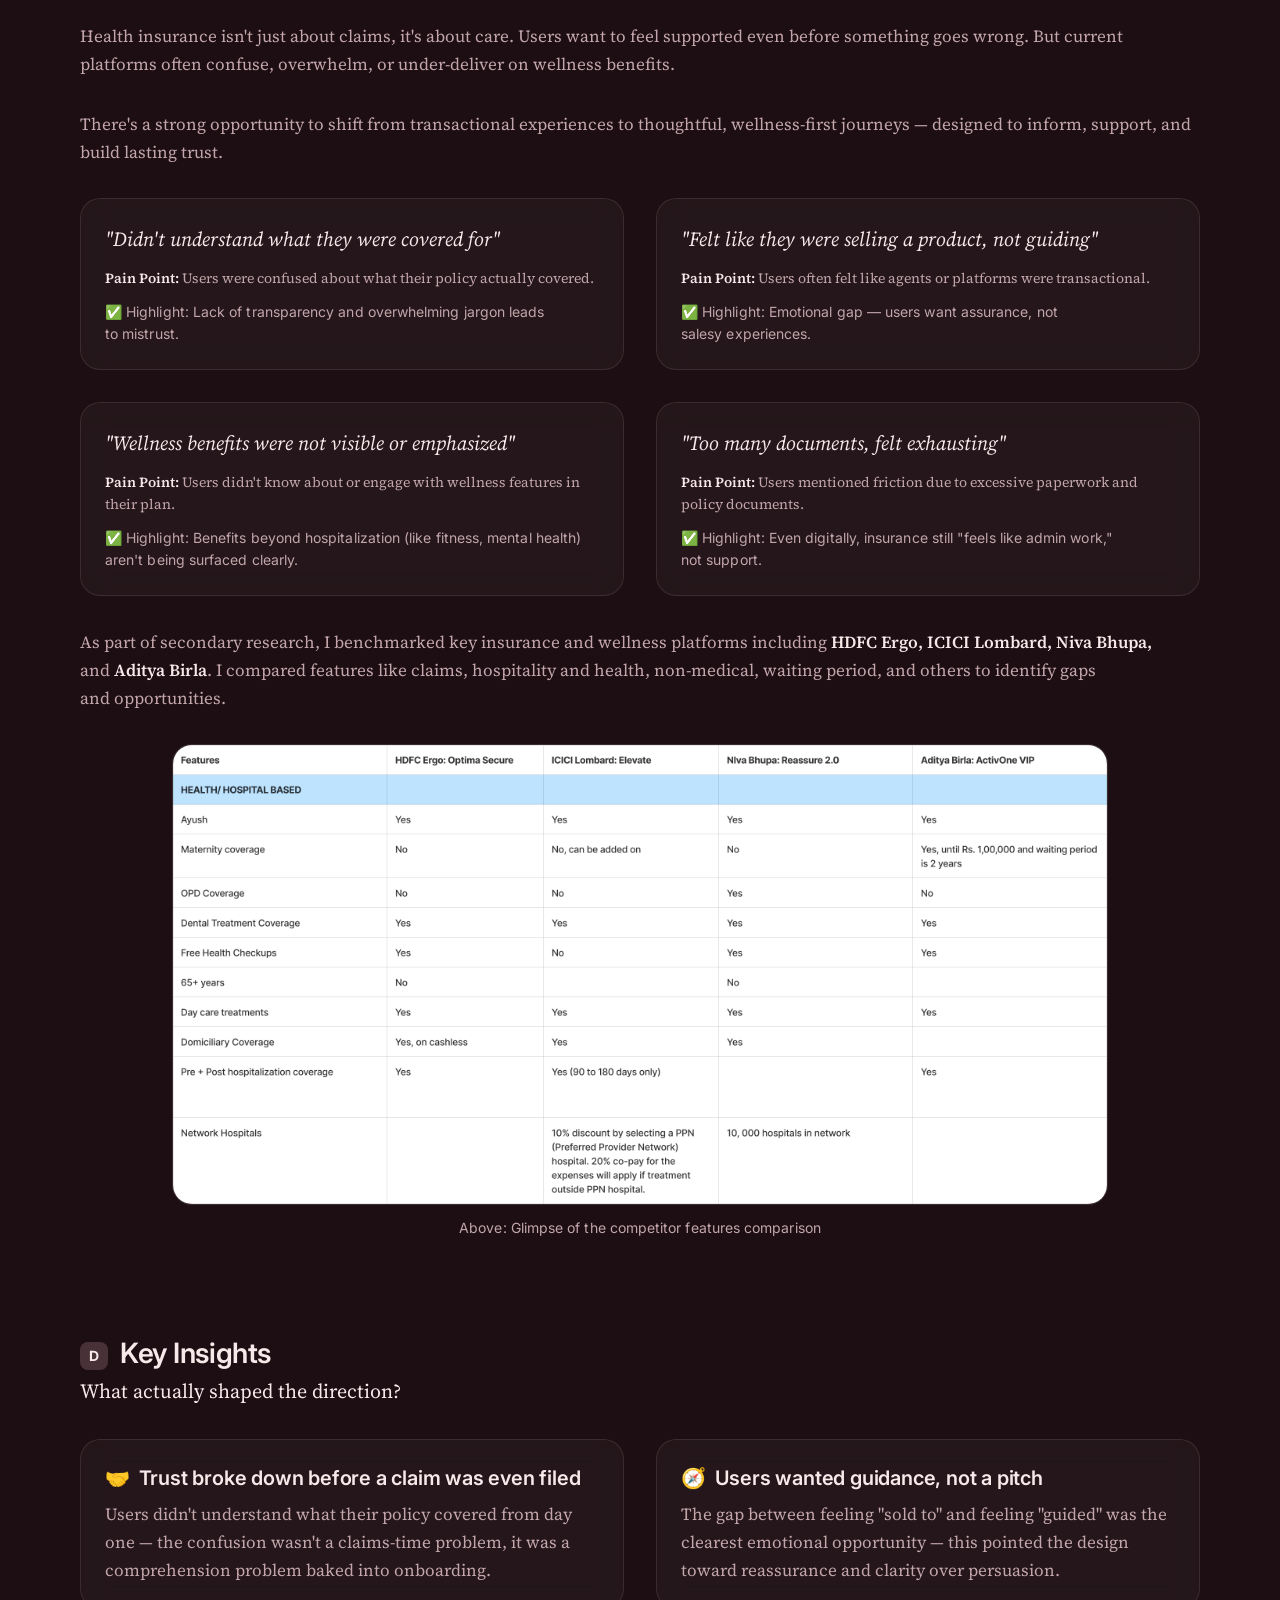
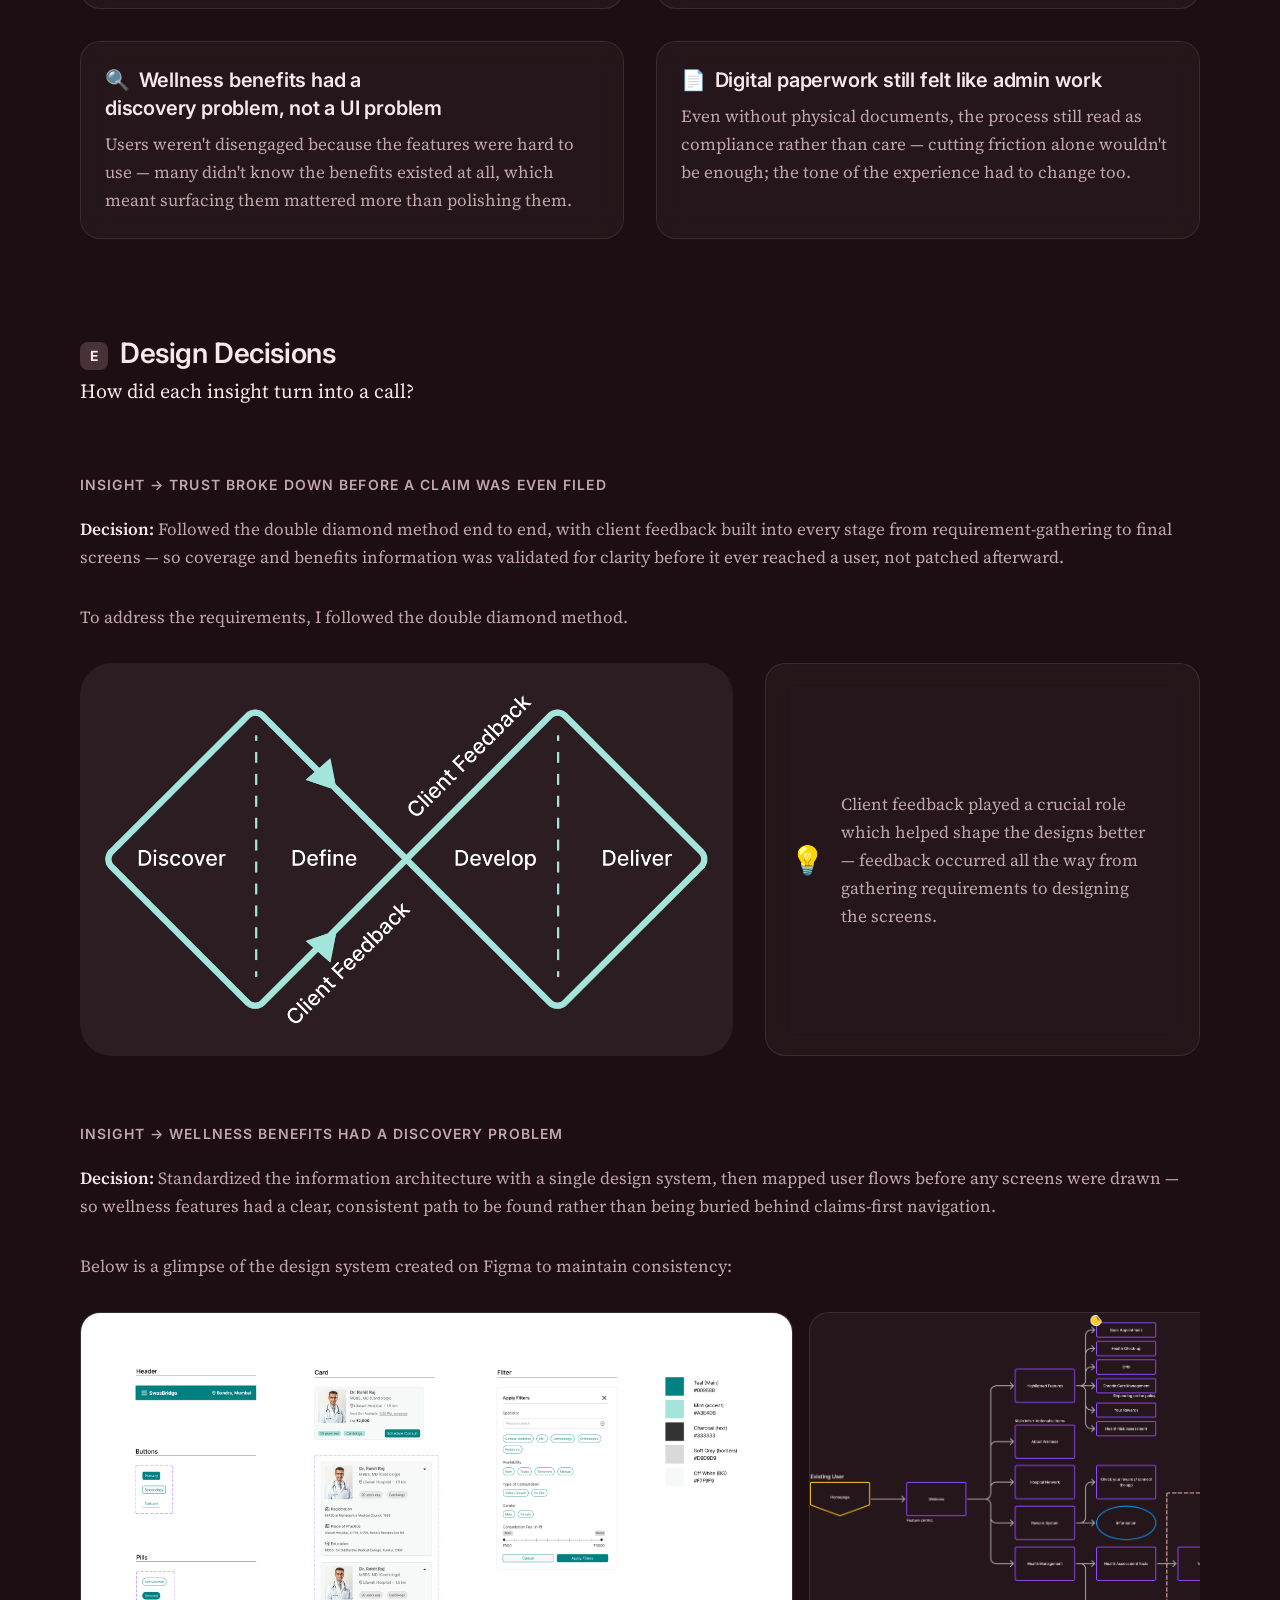
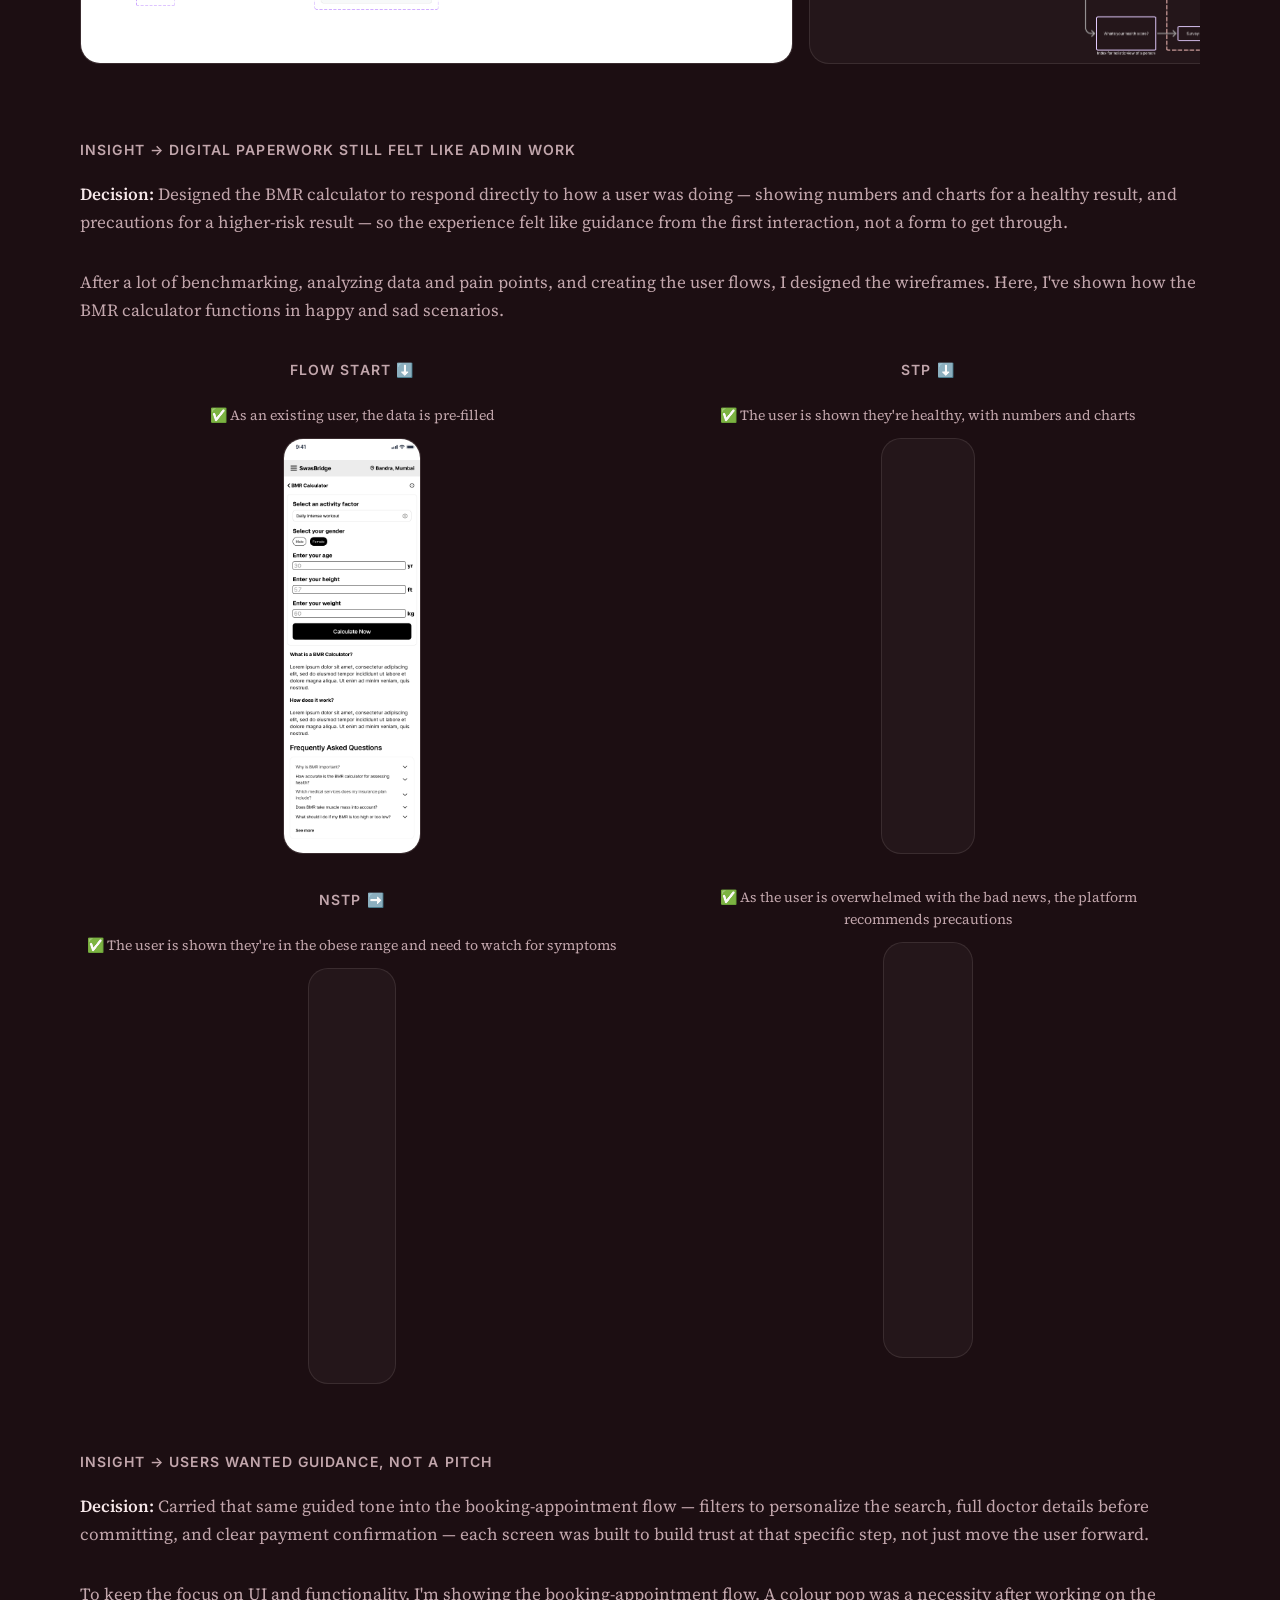
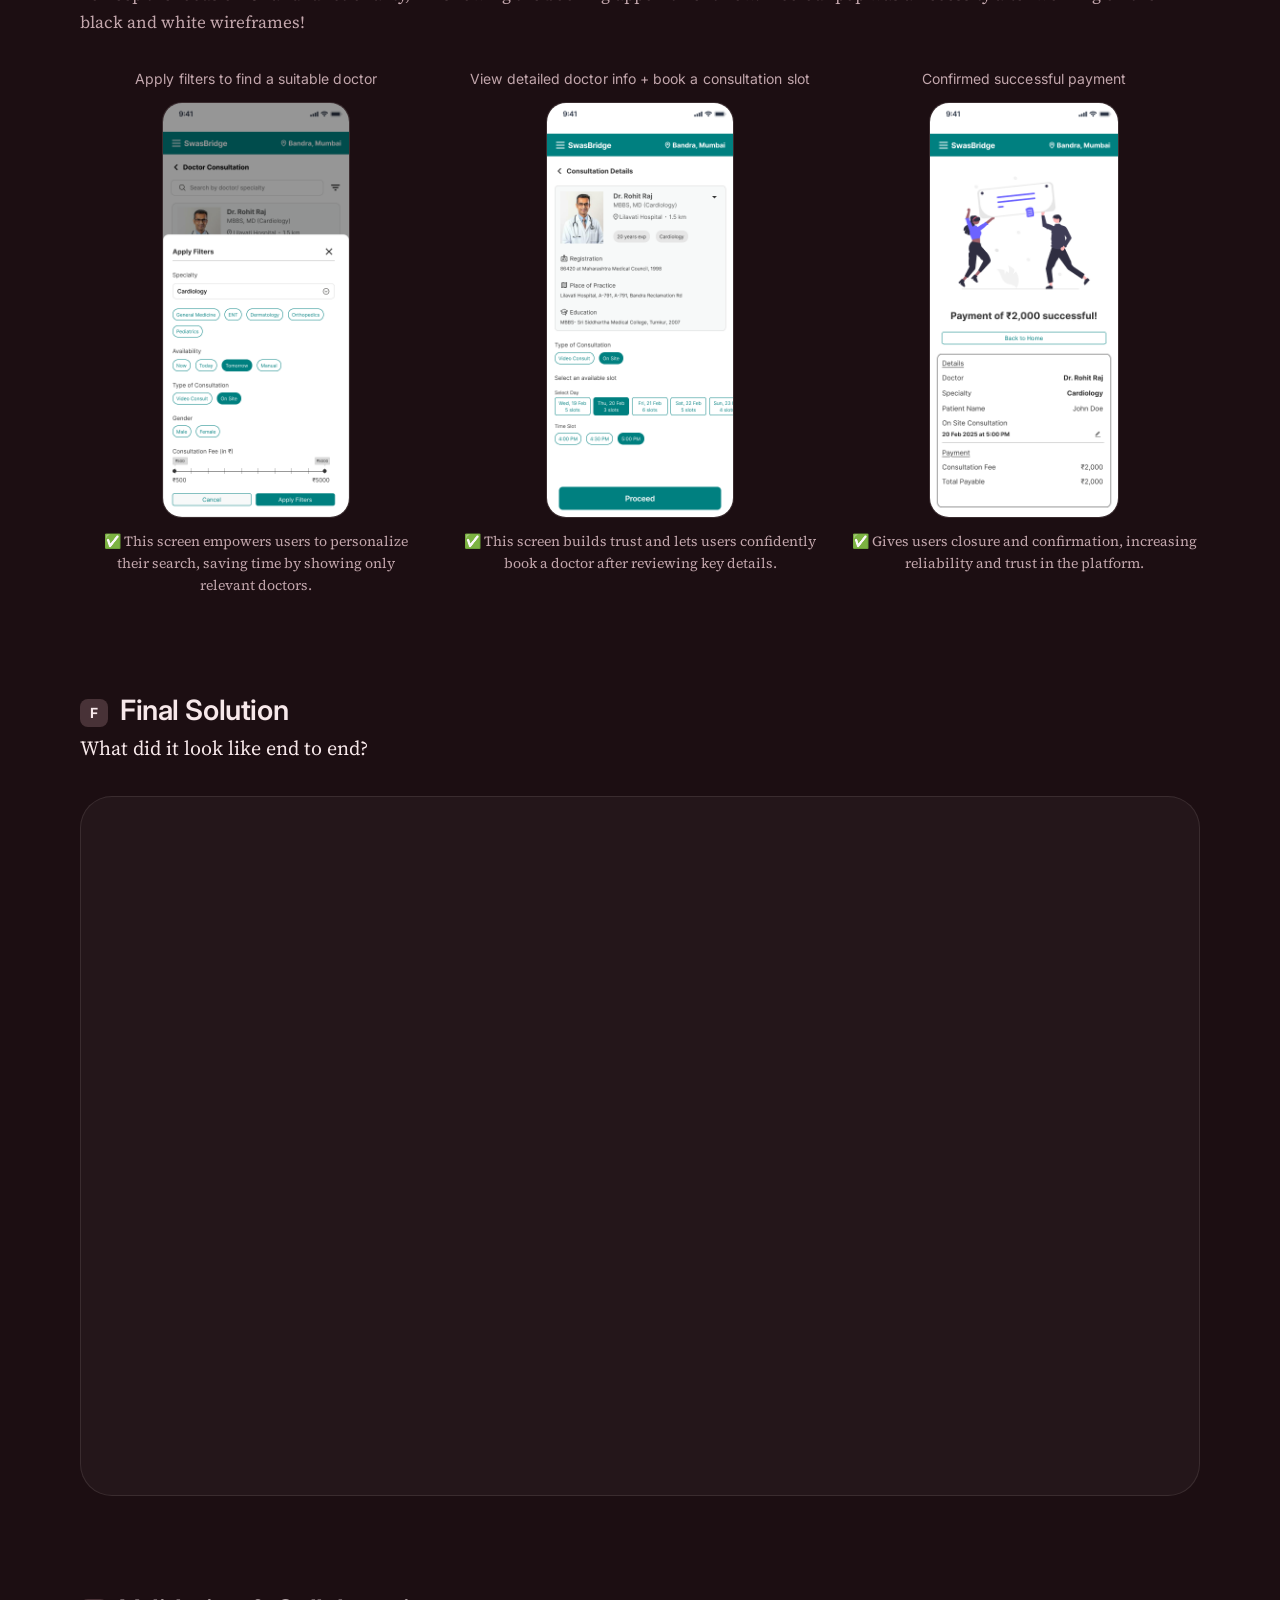
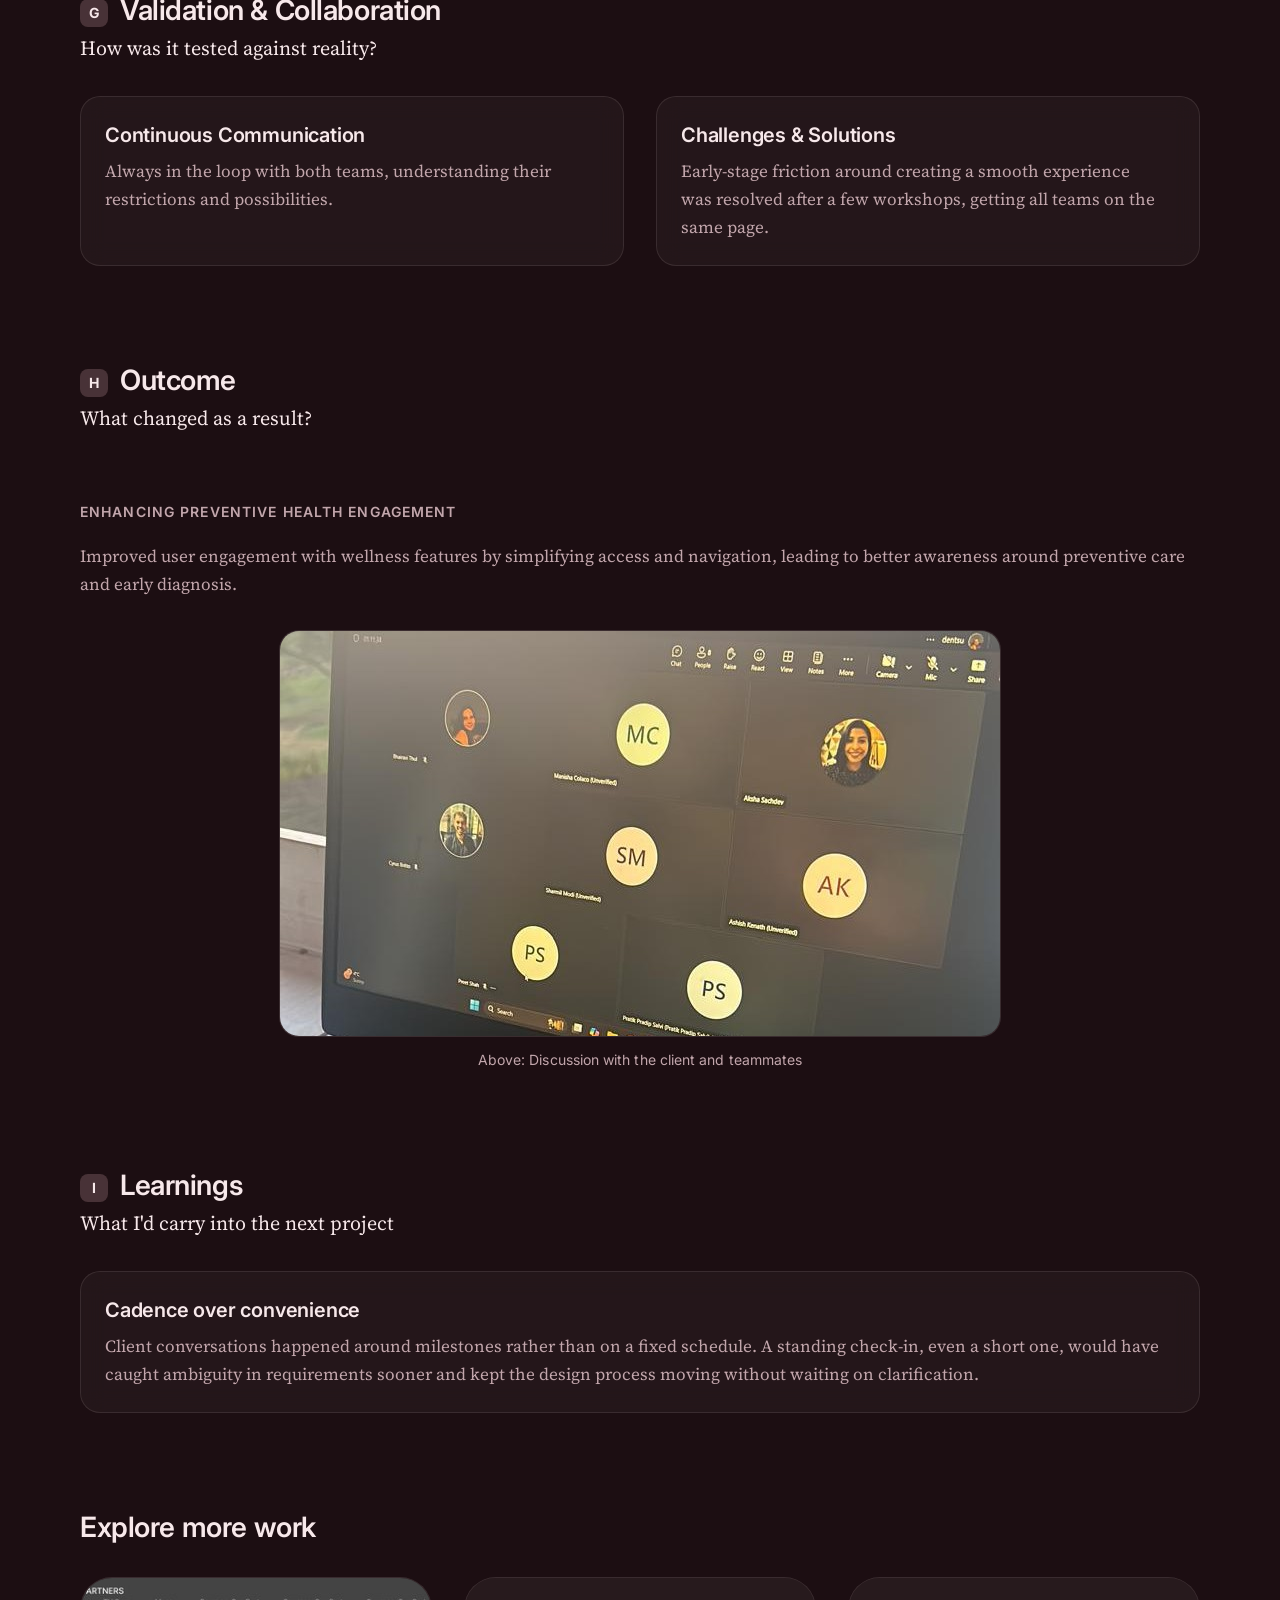
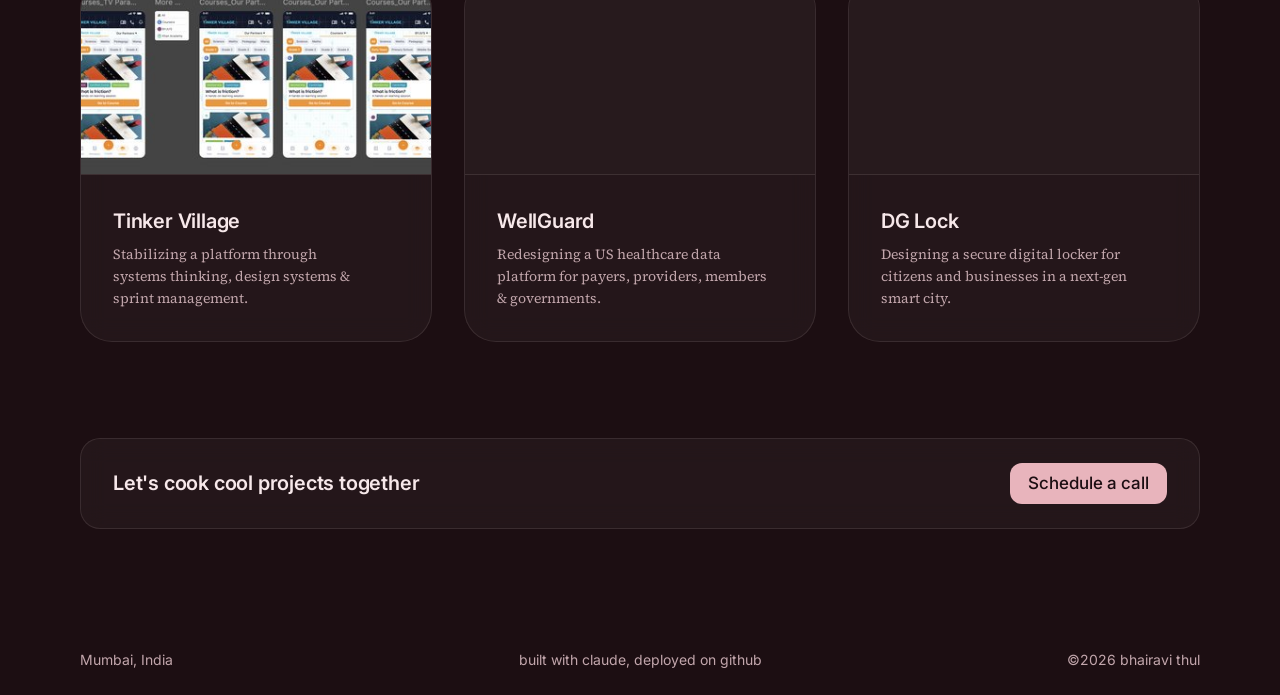
<file: swasbridge.html>
<!DOCTYPE html>
<html lang="en">
<head>
<meta charset="UTF-8">
<meta name="viewport" content="width=device-width, initial-scale=1.0">
<link rel="icon" href="favicon.ico">
<link rel="icon" type="image/png" href="images/shared/favicon-light.png" media="(prefers-color-scheme: light)">
<link rel="icon" type="image/png" href="images/shared/favicon-dark.png" media="(prefers-color-scheme: dark)">
<link rel="apple-touch-icon" href="images/shared/apple-touch-icon.png">
<title>SwasBridge — Bhairavi Thul</title>
<meta name="description" content="Bhairavi Thul: Product designer | UX strategist | Systems architect. Case study: SwasBridge.">
<link rel="canonical" href="https://bhairavithul.github.io/swasbridge.html">
<meta name="theme-color" content="#1c0e12">
<meta property="og:type" content="website">
<meta property="og:site_name" content="Bhairavi Thul">
<meta property="og:title" content="SwasBridge — case study by Bhairavi Thul">
<meta property="og:description" content="Bhairavi Thul: Product designer | UX strategist | Systems architect. Case study: SwasBridge.">
<meta property="og:url" content="https://bhairavithul.github.io/swasbridge.html">
<meta property="og:image" content="https://bhairavithul.github.io/images/home/share-card.jpg">
<meta property="og:image:type" content="image/jpeg">
<meta property="og:image:width" content="1200">
<meta property="og:image:height" content="630">
<meta property="og:image:alt" content="Bhairavi Thul, product designer, UX strategist and systems architect, holding a card that says Hey, I am Bhairavi">
<meta name="twitter:card" content="summary_large_image">
<meta name="twitter:title" content="SwasBridge — case study by Bhairavi Thul">
<meta name="twitter:description" content="Bhairavi Thul: Product designer | UX strategist | Systems architect. Case study: SwasBridge.">
<meta name="twitter:image" content="https://bhairavithul.github.io/images/home/share-card.jpg">
<link rel="preconnect" href="https://fonts.googleapis.com">
<link rel="preconnect" href="https://fonts.gstatic.com" crossorigin>
<link rel="stylesheet" href="css/design-system.css">
</head>
<body>

<header class="site-header">
  <nav class="container site-nav" aria-label="Main">
    <a href="index.html" aria-label="Home">
      <img src="images/shared/header-logo.png" alt="" width="45" height="40">
    </a>

    <div class="nav-actions">

      <!-- Email: popover on hover (desktop), focus (keyboard) or tap (touch) -->
      <div class="email-pop" data-email-pop>
        <button class="icon-link" type="button" aria-haspopup="true" aria-expanded="false" aria-controls="email-popover">
          <span class="visually-hidden">Email</span>
          <svg width="20" height="20" viewBox="0 0 24 24" fill="none" stroke="currentColor" stroke-width="1.75" stroke-linecap="round" stroke-linejoin="round" aria-hidden="true"><rect width="20" height="16" x="2" y="4" rx="2"/><path d="m22 7-8.97 5.7a1.94 1.94 0 0 1-2.06 0L2 7"/></svg>
        </button>
        <div class="popover" id="email-popover">
          <div class="popover__box">
            <span class="popover__text" data-email-text>thulbhairavi@gmail.com</span>
            <button class="icon-link" type="button" data-copy-email>
              <span class="visually-hidden">Copy email</span>
              <svg class="icon-copy" width="18" height="18" viewBox="0 0 24 24" fill="none" stroke="currentColor" stroke-width="1.75" stroke-linecap="round" stroke-linejoin="round" aria-hidden="true"><rect width="14" height="14" x="8" y="8" rx="2" ry="2"/><path d="M4 16c-1.1 0-2-.9-2-2V4c0-1.1.9-2 2-2h10c1.1 0 2 .9 2 2"/></svg>
              <svg class="icon-check" width="18" height="18" viewBox="0 0 24 24" fill="none" stroke="currentColor" stroke-width="2" stroke-linecap="round" stroke-linejoin="round" aria-hidden="true"><path d="M20 6 9 17l-5-5"/></svg>
            </button>
          </div>
        </div>
        <span class="visually-hidden" role="status" aria-live="polite" data-copy-status></span>
      </div>

      <a class="icon-link" href="https://www.linkedin.com/in/bhairavithul" target="_blank" rel="noopener">
        <span class="visually-hidden">LinkedIn</span>
        <svg width="20" height="20" viewBox="0 0 24 24" fill="currentColor" aria-hidden="true"><path d="M7.2 5.5a1.7 1.7 0 1 1 0 3.4 1.7 1.7 0 0 1 0-3.4zM5.7 10.5h3v9h-3v-9zm4.8 0h2.9v1.3h.04c.4-.77 1.4-1.58 2.88-1.58 3.08 0 3.65 2.03 3.65 4.67v5.58H17v-4.95c0-1.18-.02-2.7-1.65-2.7-1.65 0-1.9 1.29-1.9 2.62v5.03H10.5v-9z"/></svg>
      </a>
    </div>
  </nav>
</header>

<main class="container site-main" id="top">
  <article>

    <!-- HERO -->
    <section class="cs-hero" aria-labelledby="cs-title">
      <p class="eyebrow">Health Insurance • Wireframing • User Research</p>
      <h1 id="cs-title" class="cs-title">SwasBridge</h1>
      <figure class="cs-cover"><img src="images/swasbridge/cover.jpg" alt="SwasBridge cover"></figure>
      <p class="cs-quote">SwasBridge is a health insurance platform designed to help users not just file claims but actively engage with their wellness benefits. While most insurance platforms focus on post-crisis interactions, SwasBridge reimagines the experience to prioritize proactive care, making wellness accessible, clear, and consistent.</p>
      <dl class="cs-meta"><div><dt>Duration</dt><dd>06 months</dd></div><div><dt>Role</dt><dd>Product Designer</dd></div><div><dt>Coverage</dt><dd>Tier 1 & 2 Cities, India</dd></div></dl>
    </section>

    <!-- CASE STUDY SECTIONS -->
    <div class="cs-pair cs-pair--stack">
    <section class="cs-block" id="sec-a" aria-labelledby="sec-a-title">
      <h2 id="sec-a-title" class="heading-md"><span class="badge">A</span>Problem</h2>
      <p class="cs-question content-lg text-01">What was broken for stakeholders?</p>
      <p>SwasBridge aimed to enter the health insurance space with a fresh perspective: one that goes beyond traditional claims and paperwork. They wanted to design an experience that not only simplified health coverage, but also empowered users to actively engage with their wellness benefits.</p>
      <p>While most insurance platforms focus on crisis management, SwasBridge saw an opportunity to stand out by creating a product that made preventive care and wellness feel accessible, valuable, and easy to use.</p>
    </section>
<section class="cs-block" id="sec-b" aria-labelledby="sec-b-title">
      <h2 id="sec-b-title" class="heading-md"><span class="badge">B</span>My Role</h2>
      <p class="cs-question content-lg text-01">What was my contribution?</p>
      <p>At SwasBridge, I led the design for the health and wellness section, enabling users to navigate and use preventive care features. I conducted primary research with both insurance users and aggregators like Ditto, translating insights into clear user flows.</p>
      <p>At SwasBridge, I focused on:</p>
      <ul class="list"><li>Identifying key user pain points through primary research</li><li>Benchmarking existing platforms to define opportunities</li><li>Designing intuitive wireframes to reduce information overload</li></ul>
      <figure class="figure"><img src="images/swasbridge/b-my-role-bhairavi-working-on-swasbridge.jpg" alt="Bhairavi working on SwasBridge" loading="lazy" decoding="async"><figcaption class="label">Above: That's me, working on SwasBridge</figcaption></figure>
    </section>
    </div>

    <section class="cs-block" id="sec-c" aria-labelledby="sec-c-title">
      <h2 id="sec-c-title" class="heading-md"><span class="badge">C</span>Research</h2>
      <p class="cs-question content-lg text-01">What did stakeholders and users tell us?</p>
      <p class="eyebrow">Objective</p>
      <p>To design a user-centered health insurance experience that simplifies plan navigation, highlights wellness benefits, and encourages proactive engagement — making insurance feel less intimidating and more human.</p>
      <p class="eyebrow">Stakeholders Involved</p>
      <div class="insights"><div class="card card--tile"><h3 class="heading-sm">Product Owners</h3><p class="content-md">Provided insights into business goals, the need to streamline health insurance processes, and key performance indicators.</p></div><div class="card card--tile"><h3 class="heading-sm">Health & Wellness Team</h3><p class="content-md">Discussed technical requirements for integration with the given requirements and making the experience user-centric.</p></div></div>
      <figure class="figure"><img src="images/swasbridge/c-research-swasbridge-task-board-on-asana-trello.jpg" alt="SwasBridge task board on Asana/Trello" loading="lazy" decoding="async"><figcaption class="label">Above: We maintained SwasBridge on Asana</figcaption></figure>
      <p class="eyebrow">From Insurance to Assurance</p>
      <p>Health insurance isn't just about claims, it's about care. Users want to feel supported even before something goes wrong. But current platforms often confuse, overwhelm, or under-deliver on wellness benefits.</p>
      <p>There's a strong opportunity to shift from transactional experiences to thoughtful, wellness-first journeys — designed to inform, support, and build lasting trust.</p>
      <div class="insights"><div class="card card--tile quote-card"><p class="quote-card__q">"Didn't understand what they were covered for"</p><p class="content-sm"><strong>Pain Point:</strong> Users were confused about what their policy actually covered.</p><p class="label">✅ Highlight: Lack of transparency and overwhelming jargon leads to mistrust.</p></div><div class="card card--tile quote-card"><p class="quote-card__q">"Felt like they were selling a product, not guiding"</p><p class="content-sm"><strong>Pain Point:</strong> Users often felt like agents or platforms were transactional.</p><p class="label">✅ Highlight: Emotional gap — users want assurance, not salesy experiences.</p></div><div class="card card--tile quote-card"><p class="quote-card__q">"Wellness benefits were not visible or emphasized"</p><p class="content-sm"><strong>Pain Point:</strong> Users didn't know about or engage with wellness features in their plan.</p><p class="label">✅ Highlight: Benefits beyond hospitalization (like fitness, mental health) aren't being surfaced clearly.</p></div><div class="card card--tile quote-card"><p class="quote-card__q">"Too many documents, felt exhausting"</p><p class="content-sm"><strong>Pain Point:</strong> Users mentioned friction due to excessive paperwork and policy documents.</p><p class="label">✅ Highlight: Even digitally, insurance still "feels like admin work," not support.</p></div></div>
      <p>As part of secondary research, I benchmarked key insurance and wellness platforms including <strong>HDFC Ergo, ICICI Lombard, Niva Bhupa,</strong> and <strong>Aditya Birla</strong>. I compared features like claims, hospitality and health, non-medical, waiting period, and others to identify gaps and opportunities.</p>
      <figure class="figure"><img src="images/swasbridge/c-research-competitor-features-comparison-table.png" alt="Competitor features comparison table" loading="lazy" decoding="async"><figcaption class="label">Above: Glimpse of the competitor features comparison</figcaption></figure>
    </section>
<section class="cs-block" id="sec-d" aria-labelledby="sec-d-title">
      <h2 id="sec-d-title" class="heading-md"><span class="badge">D</span>Key Insights</h2>
      <p class="cs-question content-lg text-01">What actually shaped the direction?</p>
      <div class="insights insights--2x2"><div class="card card--tile"><h3 class="heading-sm"><span class="emoji" aria-hidden="true">🤝</span> Trust broke down before a claim was even filed</h3><p class="content-md">Users didn't understand what their policy covered from day one — the confusion wasn't a claims-time problem, it was a comprehension problem baked into onboarding.</p></div><div class="card card--tile"><h3 class="heading-sm"><span class="emoji" aria-hidden="true">🧭</span> Users wanted guidance, not a pitch</h3><p class="content-md">The gap between feeling "sold to" and feeling "guided" was the clearest emotional opportunity — this pointed the design toward reassurance and clarity over persuasion.</p></div><div class="card card--tile"><h3 class="heading-sm"><span class="emoji" aria-hidden="true">🔍</span> Wellness benefits had a discovery problem, not a UI problem</h3><p class="content-md">Users weren't disengaged because the features were hard to use — many didn't know the benefits existed at all, which meant surfacing them mattered more than polishing them.</p></div><div class="card card--tile"><h3 class="heading-sm"><span class="emoji" aria-hidden="true">📄</span> Digital paperwork still felt like admin work</h3><p class="content-md">Even without physical documents, the process still read as compliance rather than care — cutting friction alone wouldn't be enough; the tone of the experience had to change too.</p></div></div>
    </section>
<section class="cs-block" id="sec-e" aria-labelledby="sec-e-title">
      <h2 id="sec-e-title" class="heading-md"><span class="badge">E</span>Design Decisions</h2>
      <p class="cs-question content-lg text-01">How did each insight turn into a call?</p>
      <p class="eyebrow">Insight → Trust broke down before a claim was even filed</p>
      <p><strong>Decision:</strong> Followed the double diamond method end to end, with client feedback built into every stage from requirement-gathering to final screens — so coverage and benefits information was validated for clarity before it ever reached a user, not patched afterward.</p>
      <p>To address the requirements, I followed the double diamond method.</p>
      <div class="side-by-side">
      <div class="figure figure--frame"><img src="images/swasbridge/e-design-decisions-double-diamond-design-process.png" alt="Double diamond design process" loading="lazy" decoding="async"></div>
      <div class="card card--tile callout"><span class="callout__icon" aria-hidden="true">💡</span><p class="content-md">Client feedback played a crucial role which helped shape the designs better — feedback occurred all the way from gathering requirements to designing the screens.</p></div>
      </div>
      <p class="eyebrow">Insight → Wellness benefits had a discovery problem</p>
      <p><strong>Decision:</strong> Standardized the information architecture with a single design system, then mapped user flows before any screens were drawn — so wellness features had a clear, consistent path to be found rather than being buried behind claims-first navigation.</p>
      <p>Below is a glimpse of the design system created on Figma to maintain consistency:</p>
      <div class="figure-row"><figure class="figure"><img src="images/swasbridge/e-design-decisions-swasbridge-design-system.png" alt="SwasBridge design system" loading="lazy" decoding="async"></figure><figure class="figure"><img src="images/swasbridge/e-design-decisions-swasbridge-user-flows.png" alt="SwasBridge user flows" loading="lazy" decoding="async"></figure></div>
      <p class="eyebrow">Insight → Digital paperwork still felt like admin work</p>
      <p><strong>Decision:</strong> Designed the BMR calculator to respond directly to how a user was doing — showing numbers and charts for a healthy result, and precautions for a higher-risk result — so the experience felt like guidance from the first interaction, not a form to get through.</p>
      <p>After a lot of benchmarking, analyzing data and pain points, and creating the user flows, I designed the wireframes. Here, I've shown how the BMR calculator functions in happy and sad scenarios.</p>
      <div class="flow"><div class="flow__step"><p class="eyebrow">Flow Start ⬇️</p><p class="content-sm">✅ As an existing user, the data is pre-filled</p><div class="figure"><img src="images/swasbridge/e-design-decisions-bmr-calculator-flow-start.png" alt="BMR calculator flow start" loading="lazy" decoding="async"></div></div><div class="flow__step"><p class="eyebrow">STP ⬇️</p><p class="content-sm">✅ The user is shown they're healthy, with numbers and charts</p><div class="figure"><img src="images/swasbridge/e-design-decisions-bmr-calculator-healthy-result.png" alt="BMR calculator healthy result" loading="lazy" decoding="async"></div></div><div class="flow__step"><p class="eyebrow">NSTP ➡️</p><p class="content-sm">✅ The user is shown they're in the obese range and need to watch for symptoms</p><div class="figure"><img src="images/swasbridge/e-design-decisions-bmr-calculator-obese-range-result.png" alt="BMR calculator obese range result" loading="lazy" decoding="async"></div></div><div class="flow__step"><p class="content-sm">✅ As the user is overwhelmed with the bad news, the platform recommends precautions</p><div class="figure"><img src="images/swasbridge/e-design-decisions-bmr-calculator-recommended-precautions.png" alt="BMR calculator recommended precautions" loading="lazy" decoding="async"></div></div></div>
      <p class="eyebrow">Insight → Users wanted guidance, not a pitch</p>
      <p><strong>Decision:</strong> Carried that same guided tone into the booking-appointment flow — filters to personalize the search, full doctor details before committing, and clear payment confirmation — each screen was built to build trust at that specific step, not just move the user forward.</p>
      <p>To keep the focus on UI and functionality, I'm showing the booking-appointment flow. A colour pop was a necessity after working on the black and white wireframes!</p>
      <div class="flow"><div class="flow__step"><p class="label">Apply filters to find a suitable doctor</p><div class="figure"><img src="images/swasbridge/e-design-decisions-apply-filters-to-find-a-doctor.png" alt="Apply filters to find a doctor" loading="lazy" decoding="async"></div><p class="content-sm">✅ This screen empowers users to personalize their search, saving time by showing only relevant doctors.</p></div><div class="flow__step"><p class="label">View detailed doctor info + book a consultation slot</p><div class="figure"><img src="images/swasbridge/e-design-decisions-doctor-details-and-consultation-booking.png" alt="Doctor details and consultation booking" loading="lazy" decoding="async"></div><p class="content-sm">✅ This screen builds trust and lets users confidently book a doctor after reviewing key details.</p></div><div class="flow__step"><p class="label">Confirmed successful payment</p><div class="figure"><img src="images/swasbridge/e-design-decisions-payment-confirmation-screen.png" alt="Payment confirmation screen" loading="lazy" decoding="async"></div><p class="content-sm">✅ Gives users closure and confirmation, increasing reliability and trust in the platform.</p></div></div>
    </section>
<section class="cs-block" id="sec-f" aria-labelledby="sec-f-title">
      <h2 id="sec-f-title" class="heading-md"><span class="badge">F</span>Final Solution</h2>
      <p class="cs-question content-lg text-01">What did it look like end to end?</p>
      <div class="embed"><iframe src="https://embed.figma.com/proto/Avs4kGS4hdctqqYlLO5dDX/Portfolio---Resume?node-id=630-7302&amp;t=2khhmDs2FClarbTy-0&amp;scaling=scale-down&amp;content-scaling=fixed&amp;page-id=551%3A395&amp;starting-point-node-id=630%3A7302&amp;embed-host=notion&amp;footer=false&amp;theme=system" title="Figma prototype — swasbridge" loading="lazy" allowfullscreen></iframe></div>
    </section>
<section class="cs-block" id="sec-g" aria-labelledby="sec-g-title">
      <h2 id="sec-g-title" class="heading-md"><span class="badge">G</span>Validation &amp; Collaboration</h2>
      <p class="cs-question content-lg text-01">How was it tested against reality?</p>
      <div class="insights"><div class="card card--tile"><h3 class="heading-sm">Continuous Communication</h3><p class="content-md">Always in the loop with both teams, understanding their restrictions and possibilities.</p></div><div class="card card--tile"><h3 class="heading-sm">Challenges & Solutions</h3><p class="content-md">Early-stage friction around creating a smooth experience was resolved after a few workshops, getting all teams on the same page.</p></div></div>
    </section>
<section class="cs-block" id="sec-h" aria-labelledby="sec-h-title">
      <h2 id="sec-h-title" class="heading-md"><span class="badge">H</span>Outcome</h2>
      <p class="cs-question content-lg text-01">What changed as a result?</p>
      <p class="eyebrow">Enhancing Preventive Health Engagement</p>
      <p>Improved user engagement with wellness features by simplifying access and navigation, leading to better awareness around preventive care and early diagnosis.</p>
      <figure class="figure"><img src="images/swasbridge/h-outcome-discussion-with-client-and-teammates.jpg" alt="Discussion with client and teammates" loading="lazy" decoding="async"><figcaption class="label">Above: Discussion with the client and teammates</figcaption></figure>
    </section>
<section class="cs-block" id="sec-i" aria-labelledby="sec-i-title">
      <h2 id="sec-i-title" class="heading-md"><span class="badge">I</span>Learnings</h2>
      <p class="cs-question content-lg text-01">What I&#x27;d carry into the next project</p>
      <div class="insights"><div class="card card--tile"><h3 class="heading-sm">Cadence over convenience</h3><p class="content-md">Client conversations happened around milestones rather than on a fixed schedule. A standing check-in, even a short one, would have caught ambiguity in requirements sooner and kept the design process moving without waiting on clarification.</p></div></div>
    </section>

    <!-- EXPLORE MORE -->
    <section class="cs-block" aria-labelledby="more-title">
      <h2 id="more-title" class="heading-md">Explore more work</h2>
      <div class="next-grid"><a class="card next-card" href="tinker-village.html"><img src="images/tinker-village/thumb.jpg" alt="" loading="lazy" decoding="async"><div class="next-card__body"><h3 class="heading-sm">Tinker Village</h3><p class="content-sm">Stabilizing a platform through systems thinking, design systems & sprint management.</p></div></a><a class="card next-card" href="wellguard.html"><img src="images/wellguard/cover.png" alt="" loading="lazy" decoding="async"><div class="next-card__body"><h3 class="heading-sm">WellGuard</h3><p class="content-sm">Redesigning a US healthcare data platform for payers, providers, members & governments.</p></div></a><a class="card next-card" href="dg-lock.html"><img src="images/dg-lock/cover.png" alt="" loading="lazy" decoding="async"><div class="next-card__body"><h3 class="heading-sm">DG Lock</h3><p class="content-sm">Designing a secure digital locker for citizens and businesses in a next-gen smart city.</p></div></a></div>
    </section>

    <!-- CONNECT -->
    <section id="contact" class="card card--strip connect" aria-labelledby="connect-title">
      <h2 id="connect-title" class="heading-sm">Let's cook cool projects together</h2>
      <a class="btn btn--primary" href="https://calendly.com/thulbhairavi" target="_blank" rel="noopener">Schedule a call<span class="visually-hidden"> (opens in a new tab)</span></a>
    </section>

  </article>
</main>

<footer class="site-footer">
  <div class="container site-footer__inner">
    <span>Mumbai, India</span>
    <span>built with claude, deployed on github</span>
    <span>©2026 bhairavi thul</span>
  </div>
</footer>

<!-- Floating section outline -->
<div class="toc" data-toc>
  <button class="toc__toggle" type="button" aria-expanded="false" aria-controls="toc-panel"><span>Sections</span><svg width="16" height="16" viewBox="0 0 24 24" fill="none" aria-hidden="true"><path d="M6 15l6-6 6 6" stroke="currentColor" stroke-width="2" stroke-linecap="round" stroke-linejoin="round"/></svg></button>
  <div class="toc__panel" id="toc-panel"><a href="#sec-a"><span class="badge">A</span>Problem</a><a href="#sec-b"><span class="badge">B</span>My Role</a><a href="#sec-c"><span class="badge">C</span>Research</a><a href="#sec-d"><span class="badge">D</span>Key Insights</a><a href="#sec-e"><span class="badge">E</span>Design Decisions</a><a href="#sec-f"><span class="badge">F</span>Final Solution</a><a href="#sec-g"><span class="badge">G</span>Validation &amp; Collaboration</a><a href="#sec-h"><span class="badge">H</span>Outcome</a><a href="#sec-i"><span class="badge">I</span>Learnings</a></div>
</div>

<script src="js/main.js" defer></script>
</body>
</html>
</file>
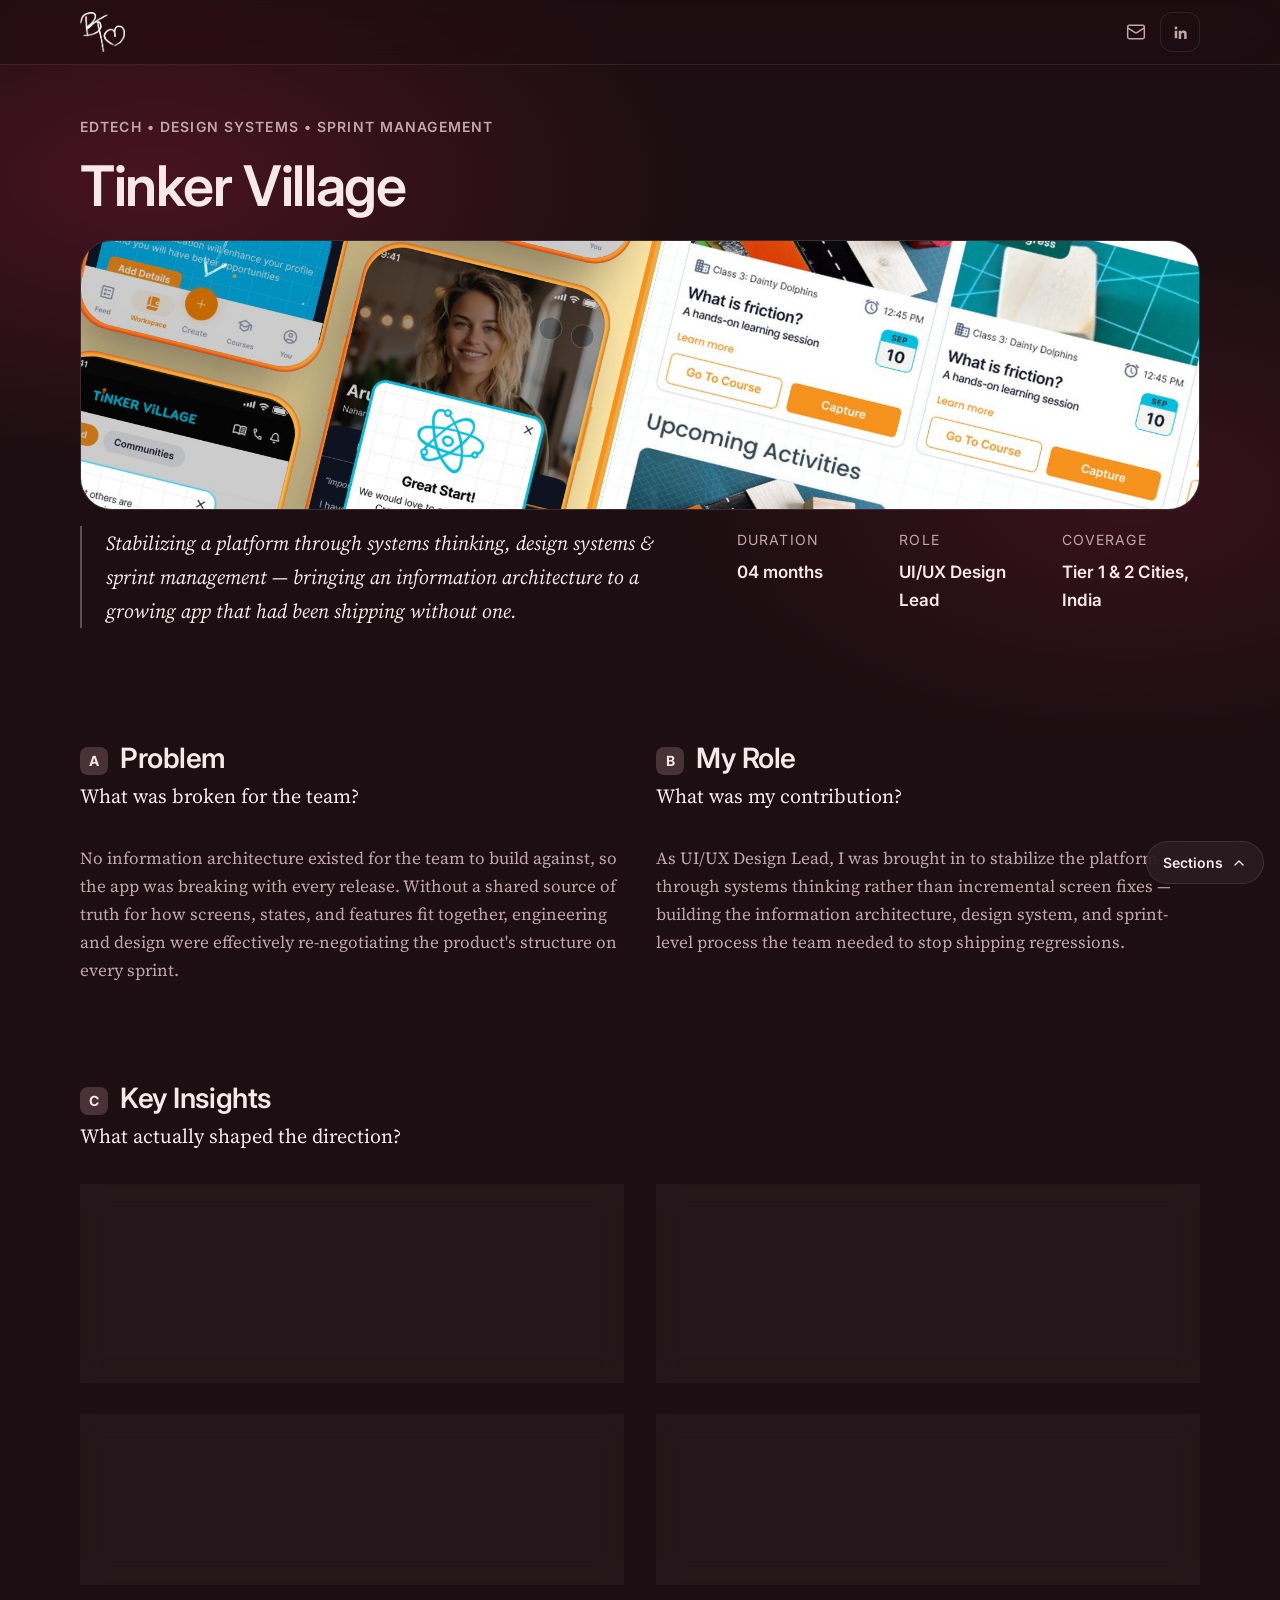
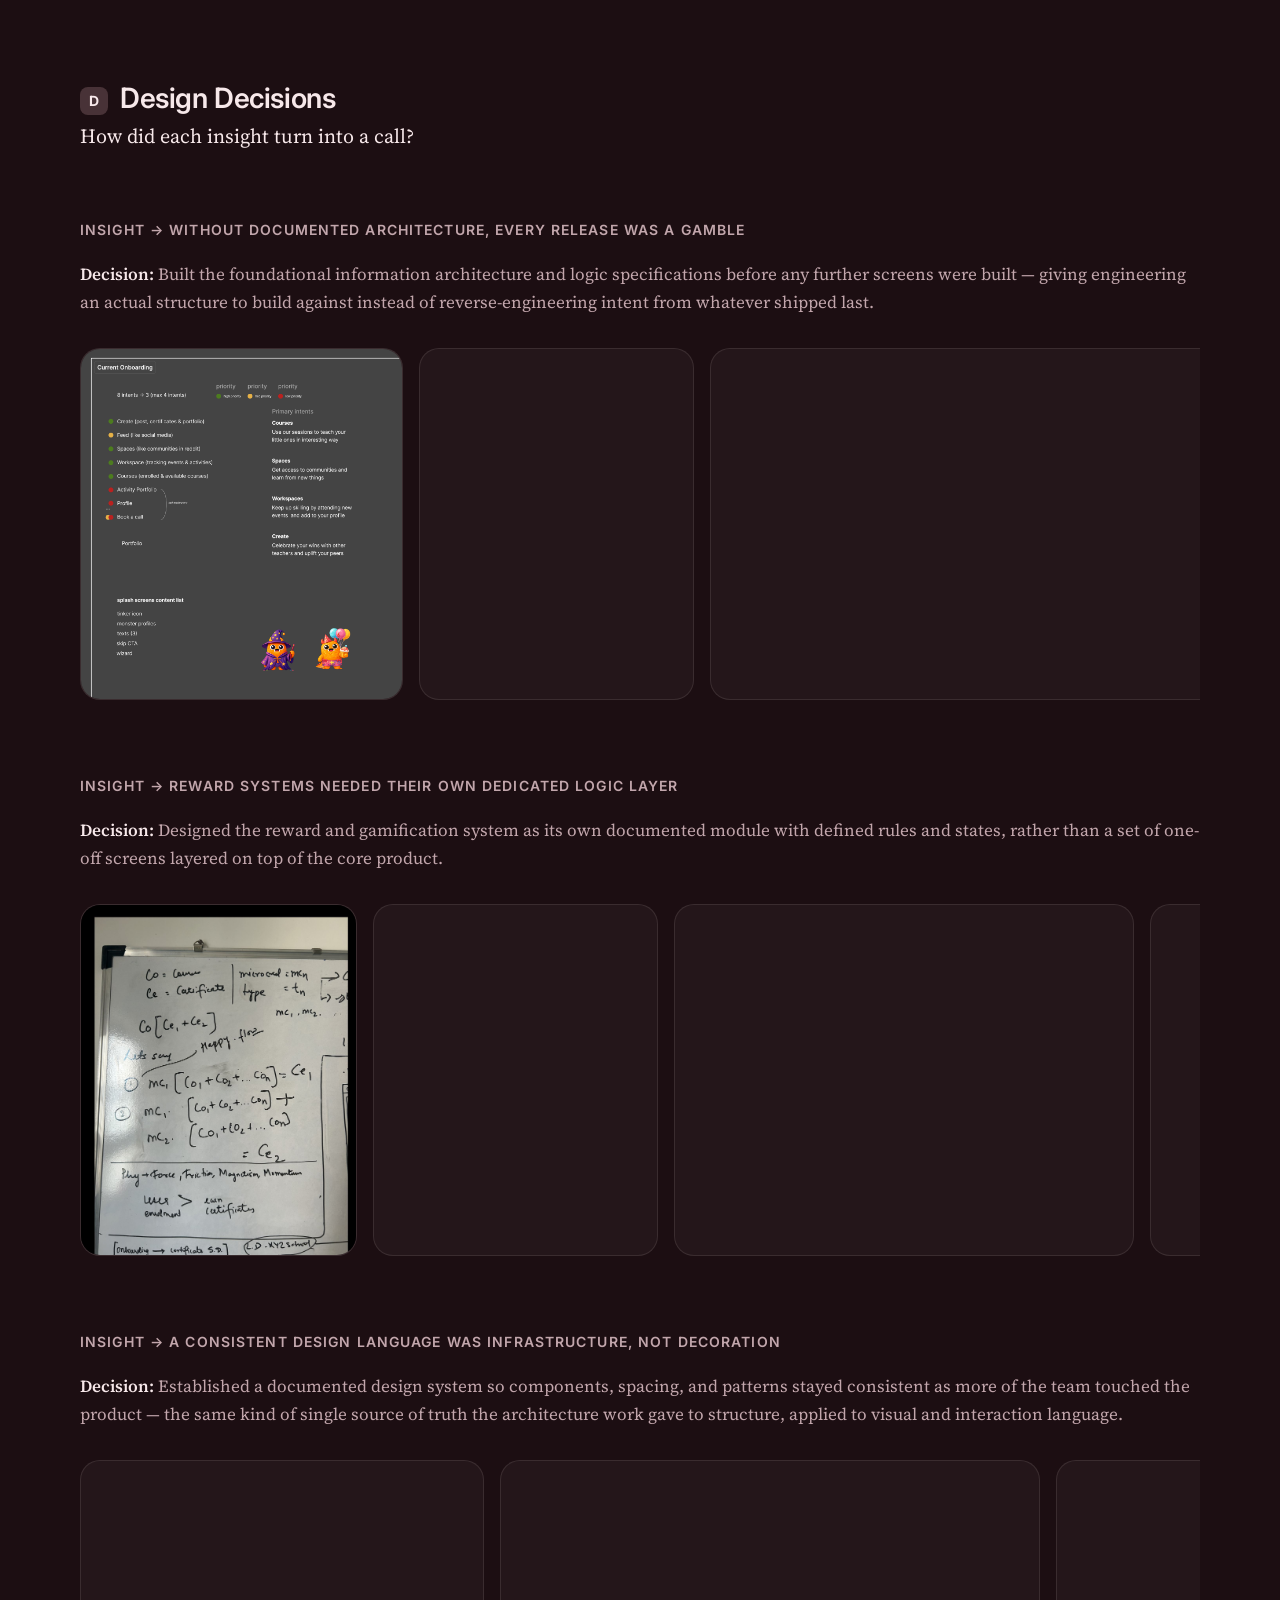
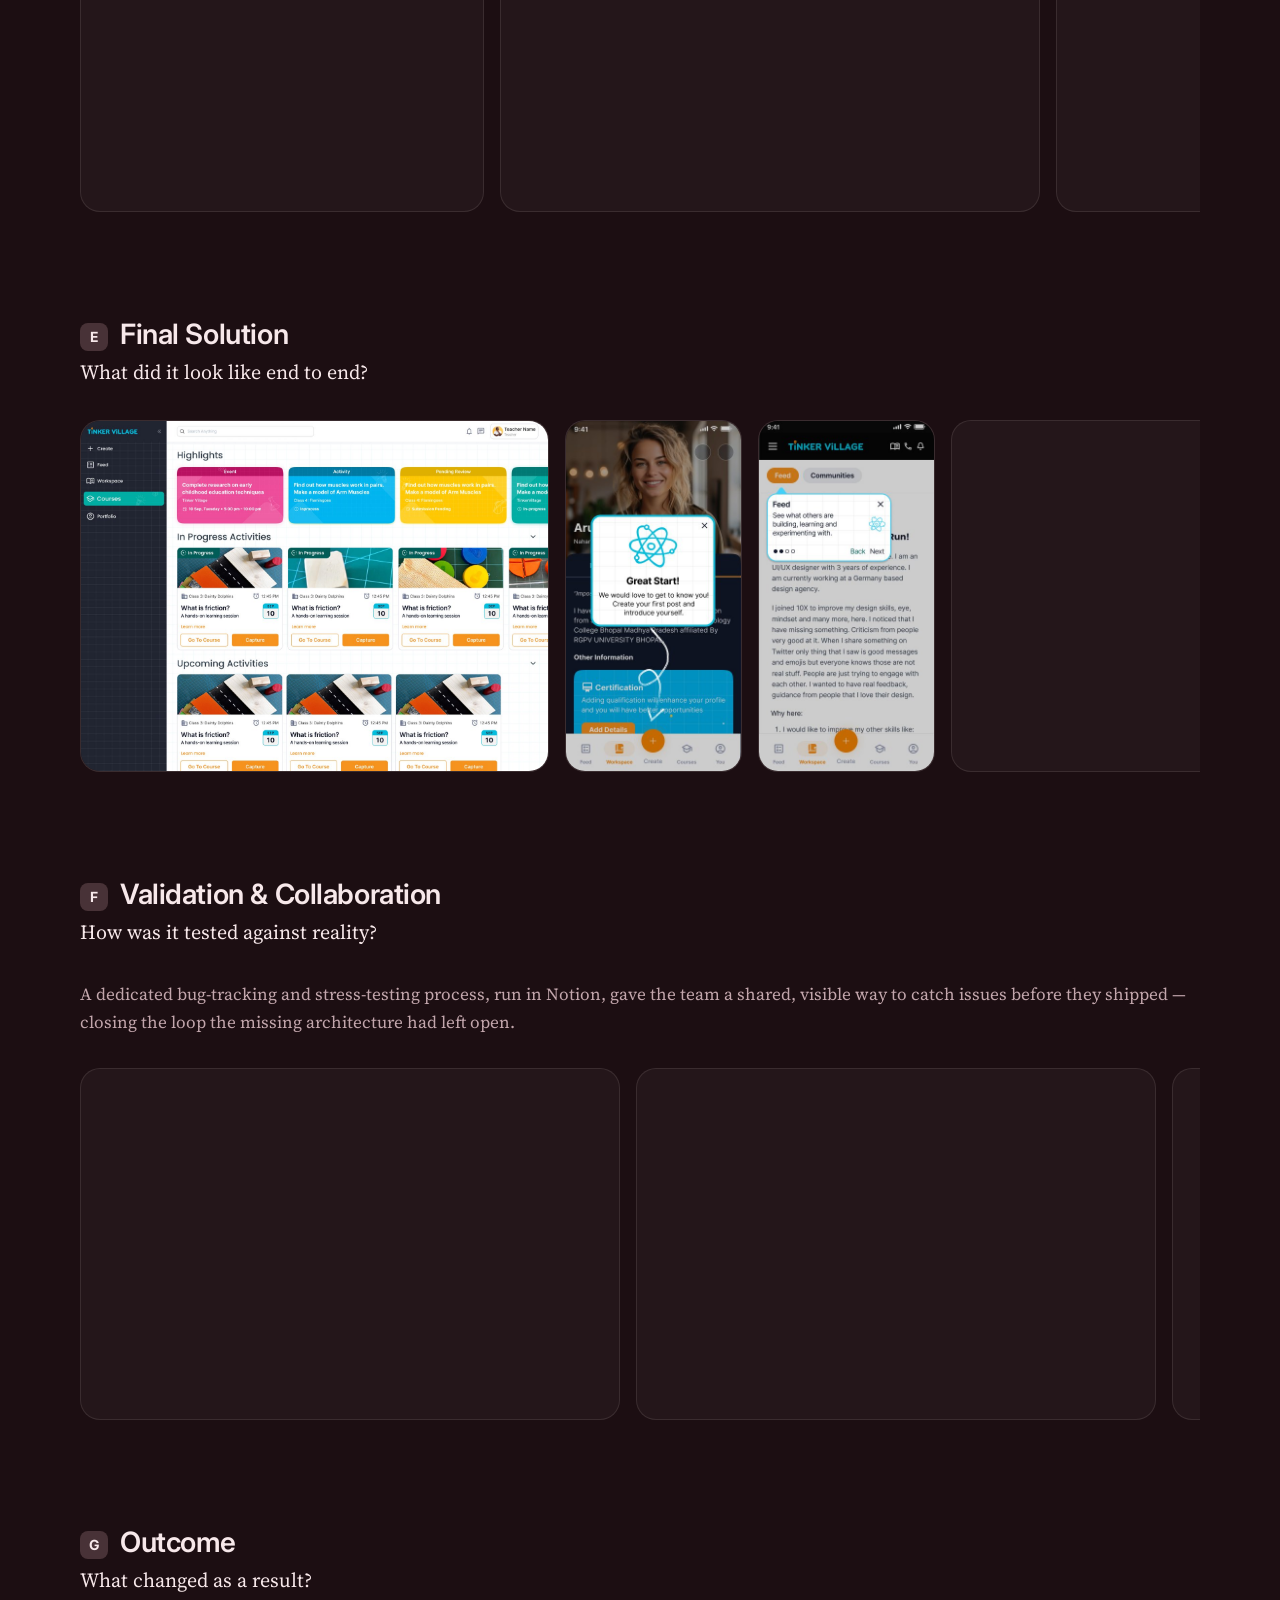
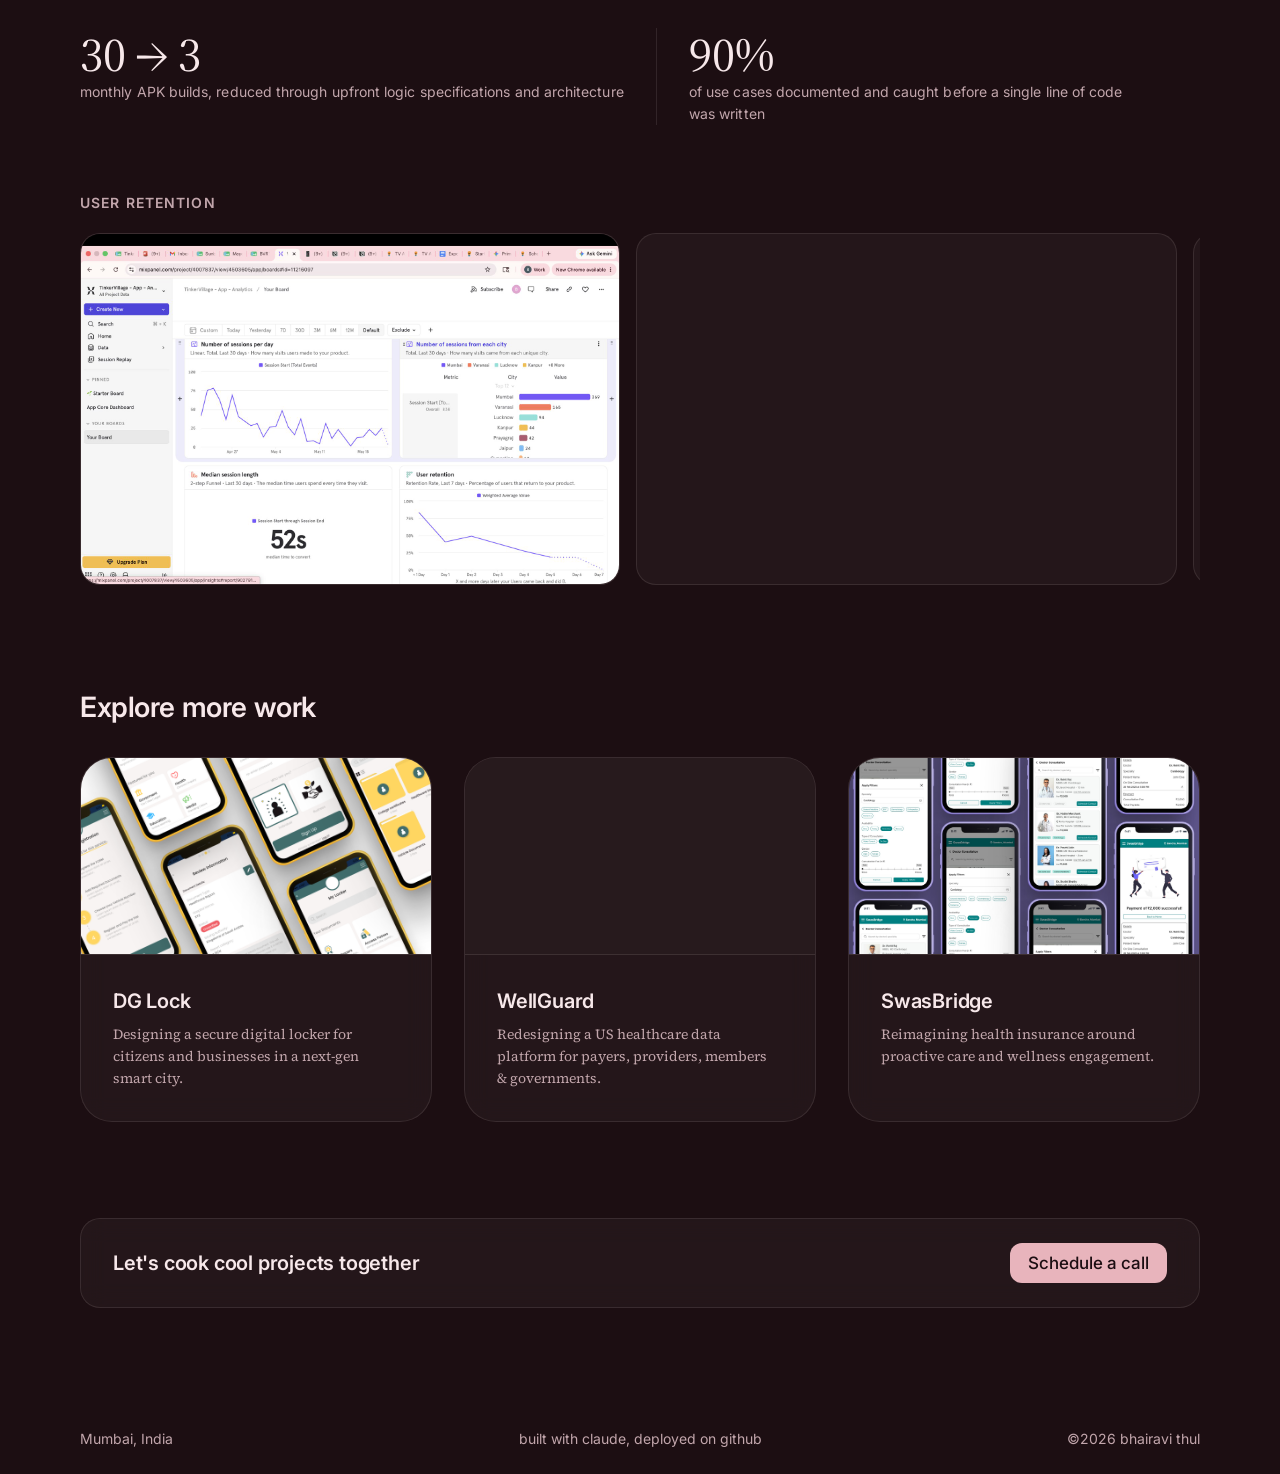
<file: tinker-village.html>
<!DOCTYPE html>
<html lang="en">
<head>
<meta charset="UTF-8">
<meta name="viewport" content="width=device-width, initial-scale=1.0">
<link rel="icon" href="favicon.ico">
<link rel="icon" type="image/png" href="images/shared/favicon-light.png" media="(prefers-color-scheme: light)">
<link rel="icon" type="image/png" href="images/shared/favicon-dark.png" media="(prefers-color-scheme: dark)">
<link rel="apple-touch-icon" href="images/shared/apple-touch-icon.png">
<title>Tinker Village — Bhairavi Thul</title>
<meta name="description" content="Bhairavi Thul: Product designer | UX strategist | Systems architect. Case study: Tinker Village.">
<link rel="canonical" href="https://bhairavithul.github.io/tinker-village.html">
<meta name="theme-color" content="#1c0e12">
<meta property="og:type" content="website">
<meta property="og:site_name" content="Bhairavi Thul">
<meta property="og:title" content="Tinker Village — case study by Bhairavi Thul">
<meta property="og:description" content="Bhairavi Thul: Product designer | UX strategist | Systems architect. Case study: Tinker Village.">
<meta property="og:url" content="https://bhairavithul.github.io/tinker-village.html">
<meta property="og:image" content="https://bhairavithul.github.io/images/home/share-card.jpg">
<meta property="og:image:type" content="image/jpeg">
<meta property="og:image:width" content="1200">
<meta property="og:image:height" content="630">
<meta property="og:image:alt" content="Bhairavi Thul, product designer, UX strategist and systems architect, holding a card that says Hey, I am Bhairavi">
<meta name="twitter:card" content="summary_large_image">
<meta name="twitter:title" content="Tinker Village — case study by Bhairavi Thul">
<meta name="twitter:description" content="Bhairavi Thul: Product designer | UX strategist | Systems architect. Case study: Tinker Village.">
<meta name="twitter:image" content="https://bhairavithul.github.io/images/home/share-card.jpg">
<link rel="preconnect" href="https://fonts.googleapis.com">
<link rel="preconnect" href="https://fonts.gstatic.com" crossorigin>
<link rel="stylesheet" href="css/design-system.css">
</head>
<body>

<header class="site-header">
  <nav class="container site-nav" aria-label="Main">
    <a href="index.html" aria-label="Home">
      <img src="images/shared/header-logo.png" alt="" width="45" height="40">
    </a>

    <div class="nav-actions">

      <!-- Email: popover on hover (desktop), focus (keyboard) or tap (touch) -->
      <div class="email-pop" data-email-pop>
        <button class="icon-link" type="button" aria-haspopup="true" aria-expanded="false" aria-controls="email-popover">
          <span class="visually-hidden">Email</span>
          <svg width="20" height="20" viewBox="0 0 24 24" fill="none" stroke="currentColor" stroke-width="1.75" stroke-linecap="round" stroke-linejoin="round" aria-hidden="true"><rect width="20" height="16" x="2" y="4" rx="2"/><path d="m22 7-8.97 5.7a1.94 1.94 0 0 1-2.06 0L2 7"/></svg>
        </button>
        <div class="popover" id="email-popover">
          <div class="popover__box">
            <span class="popover__text" data-email-text>thulbhairavi@gmail.com</span>
            <button class="icon-link" type="button" data-copy-email>
              <span class="visually-hidden">Copy email</span>
              <svg class="icon-copy" width="18" height="18" viewBox="0 0 24 24" fill="none" stroke="currentColor" stroke-width="1.75" stroke-linecap="round" stroke-linejoin="round" aria-hidden="true"><rect width="14" height="14" x="8" y="8" rx="2" ry="2"/><path d="M4 16c-1.1 0-2-.9-2-2V4c0-1.1.9-2 2-2h10c1.1 0 2 .9 2 2"/></svg>
              <svg class="icon-check" width="18" height="18" viewBox="0 0 24 24" fill="none" stroke="currentColor" stroke-width="2" stroke-linecap="round" stroke-linejoin="round" aria-hidden="true"><path d="M20 6 9 17l-5-5"/></svg>
            </button>
          </div>
        </div>
        <span class="visually-hidden" role="status" aria-live="polite" data-copy-status></span>
      </div>

      <a class="icon-link" href="https://www.linkedin.com/in/bhairavithul" target="_blank" rel="noopener">
        <span class="visually-hidden">LinkedIn</span>
        <svg width="20" height="20" viewBox="0 0 24 24" fill="currentColor" aria-hidden="true"><path d="M7.2 5.5a1.7 1.7 0 1 1 0 3.4 1.7 1.7 0 0 1 0-3.4zM5.7 10.5h3v9h-3v-9zm4.8 0h2.9v1.3h.04c.4-.77 1.4-1.58 2.88-1.58 3.08 0 3.65 2.03 3.65 4.67v5.58H17v-4.95c0-1.18-.02-2.7-1.65-2.7-1.65 0-1.9 1.29-1.9 2.62v5.03H10.5v-9z"/></svg>
      </a>
    </div>
  </nav>
</header>

<main class="container site-main" id="top">
  <article>

    <!-- HERO -->
    <section class="cs-hero" aria-labelledby="cs-title">
      <p class="eyebrow">EdTech • Design Systems • Sprint Management</p>
      <h1 id="cs-title" class="cs-title">Tinker Village</h1>
      <figure class="cs-cover"><img src="images/tinker-village/cover.jpg" alt="Tinker Village cover"></figure>
      <p class="cs-quote">Stabilizing a platform through systems thinking, design systems & sprint management — bringing an information architecture to a growing app that had been shipping without one.</p>
      <dl class="cs-meta"><div><dt>Duration</dt><dd>04 months</dd></div><div><dt>Role</dt><dd>UI/UX Design Lead</dd></div><div><dt>Coverage</dt><dd>Tier 1 &amp; 2 Cities, India</dd></div></dl>
    </section>

    <!-- CASE STUDY SECTIONS -->
    <div class="cs-pair">
    <section class="cs-block" id="sec-a" aria-labelledby="sec-a-title">
      <h2 id="sec-a-title" class="heading-md"><span class="badge">A</span>Problem</h2>
      <p class="cs-question content-lg text-01">What was broken for the team?</p>
      <p>No information architecture existed for the team to build against, so the app was breaking with every release. Without a shared source of truth for how screens, states, and features fit together, engineering and design were effectively re-negotiating the product's structure on every sprint.</p>
    </section>
<section class="cs-block" id="sec-b" aria-labelledby="sec-b-title">
      <h2 id="sec-b-title" class="heading-md"><span class="badge">B</span>My Role</h2>
      <p class="cs-question content-lg text-01">What was my contribution?</p>
      <p>As UI/UX Design Lead, I was brought in to stabilize the platform through systems thinking rather than incremental screen fixes — building the information architecture, design system, and sprint-level process the team needed to stop shipping regressions.</p>
    </section>
    </div>

    <section class="cs-block" id="sec-c" aria-labelledby="sec-c-title">
      <h2 id="sec-c-title" class="heading-md"><span class="badge">C</span>Key Insights</h2>
      <p class="cs-question content-lg text-01">What actually shaped the direction?</p>
      <div class="insights insights--2x2"><div class="card card--tile"><h3 class="heading-sm"><span class="emoji" aria-hidden="true">🏗️</span> Without documented architecture, every release was a gamble</h3><p class="content-md">Engineering had no shared source of truth for how the app was structured, which is a direct line to why APK builds had ballooned to roughly 30 a month.</p></div><div class="card card--tile"><h3 class="heading-sm"><span class="emoji" aria-hidden="true">🛡️</span> Most breakage was preventable before a line of code was written</h3><p class="content-md">Once use cases were mapped upfront, the vast majority could be caught at the spec stage instead of in production.</p></div><div class="card card--tile"><h3 class="heading-sm"><span class="emoji" aria-hidden="true">🎁</span> Reward systems needed their own dedicated logic layer</h3><p class="content-md">Bolting gamification onto an undocumented structure was part of what made releases fragile in the first place.</p></div><div class="card card--tile"><h3 class="heading-sm"><span class="emoji" aria-hidden="true">🎨</span> A consistent design language was infrastructure, not decoration</h3><p class="content-md">It's what let design and engineering stay aligned as the sprint cadence tightened.</p></div></div>
    </section>
<section class="cs-block" id="sec-d" aria-labelledby="sec-d-title">
      <h2 id="sec-d-title" class="heading-md"><span class="badge">D</span>Design Decisions</h2>
      <p class="cs-question content-lg text-01">How did each insight turn into a call?</p>
      <p class="eyebrow">Insight → Without documented architecture, every release was a gamble</p>
      <p><strong>Decision:</strong> Built the foundational information architecture and logic specifications before any further screens were built — giving engineering an actual structure to build against instead of reverse-engineering intent from whatever shipped last.</p>
      <div class="gallery"><img src="images/tinker-village/d-design-decisions-building-foundation-artifact-1.png" alt="Building foundation artifact 1" loading="lazy" decoding="async"><img src="images/tinker-village/d-design-decisions-building-foundation-artifact-2.png" alt="Building foundation artifact 2" loading="lazy" decoding="async"><img src="images/tinker-village/d-design-decisions-building-foundation-artifact-3.png" alt="Building foundation artifact 3" loading="lazy" decoding="async"><img src="images/tinker-village/d-design-decisions-building-foundation-artifact-4.png" alt="Building foundation artifact 4" loading="lazy" decoding="async"><img src="images/tinker-village/d-design-decisions-building-foundation-artifact-5.png" alt="Building foundation artifact 5" loading="lazy" decoding="async"></div>
      <p class="eyebrow">Insight → Reward systems needed their own dedicated logic layer</p>
      <p><strong>Decision:</strong> Designed the reward and gamification system as its own documented module with defined rules and states, rather than a set of one-off screens layered on top of the core product.</p>
      <div class="gallery"><img src="images/tinker-village/d-design-decisions-reward-system-artifact-1.jpg" alt="Reward system artifact 1" loading="lazy" decoding="async"><img src="images/tinker-village/d-design-decisions-reward-system-artifact-2.jpg" alt="Reward system artifact 2" loading="lazy" decoding="async"><img src="images/tinker-village/d-design-decisions-reward-system-artifact-3.jpg" alt="Reward system artifact 3" loading="lazy" decoding="async"><img src="images/tinker-village/d-design-decisions-reward-system-artifact-4.jpg" alt="Reward system artifact 4" loading="lazy" decoding="async"></div>
      <p class="eyebrow">Insight → A consistent design language was infrastructure, not decoration</p>
      <p><strong>Decision:</strong> Established a documented design system so components, spacing, and patterns stayed consistent as more of the team touched the product — the same kind of single source of truth the architecture work gave to structure, applied to visual and interaction language.</p>
      <div class="gallery"><img src="images/tinker-village/d-design-decisions-design-language-artifact-1.jpg" alt="Design language artifact 1" loading="lazy" decoding="async"><img src="images/tinker-village/d-design-decisions-design-language-artifact-2.jpg" alt="Design language artifact 2" loading="lazy" decoding="async"><img src="images/tinker-village/d-design-decisions-design-language-artifact-3.jpg" alt="Design language artifact 3" loading="lazy" decoding="async"><img src="images/tinker-village/d-design-decisions-design-language-artifact-4.jpg" alt="Design language artifact 4" loading="lazy" decoding="async"></div>
    </section>
<section class="cs-block" id="sec-e" aria-labelledby="sec-e-title">
      <h2 id="sec-e-title" class="heading-md"><span class="badge">E</span>Final Solution</h2>
      <p class="cs-question content-lg text-01">What did it look like end to end?</p>
      <div class="gallery"><img src="images/tinker-village/e-final-solution-teacher-dashboard-highlights-in-progress-and.jpg" alt="Teacher dashboard — highlights, in-progress and upcoming activities" loading="lazy" decoding="async"><img src="images/tinker-village/e-final-solution-onboarding-nudge-create-your-first-post.jpg" alt="Onboarding nudge — create your first post" loading="lazy" decoding="async"><img src="images/tinker-village/e-final-solution-feed-walkthrough-tooltip.jpg" alt="Feed walkthrough tooltip" loading="lazy" decoding="async"><img src="images/tinker-village/e-final-solution-certificate-progress-learning-designer-and.jpg" alt="Certificate progress — Learning Designer and Senior Learning Designer tracks" loading="lazy" decoding="async"><img src="images/tinker-village/e-final-solution-course-assets-dropdown-and-answer-key-previews.jpg" alt="Course assets dropdown and answer key previews" loading="lazy" decoding="async"><img src="images/tinker-village/e-final-solution-communities-selected-community-and-member-list.jpg" alt="Communities — selected community and member list" loading="lazy" decoding="async"><img src="images/tinker-village/e-final-solution-events-page-detail.jpg" alt="Events page detail" loading="lazy" decoding="async"></div>
    </section>
<section class="cs-block" id="sec-f" aria-labelledby="sec-f-title">
      <h2 id="sec-f-title" class="heading-md"><span class="badge">F</span>Validation &amp; Collaboration</h2>
      <p class="cs-question content-lg text-01">How was it tested against reality?</p>
      <p>A dedicated bug-tracking and stress-testing process, run in Notion, gave the team a shared, visible way to catch issues before they shipped — closing the loop the missing architecture had left open.</p>
      <div class="gallery"><img src="images/tinker-village/f-validation-stress-testing-artifact-1.jpg" alt="Stress testing artifact 1" loading="lazy" decoding="async"><img src="images/tinker-village/f-validation-stress-testing-artifact-2.jpg" alt="Stress testing artifact 2" loading="lazy" decoding="async"><img src="images/tinker-village/f-validation-tinker-village-bug-tracker-in-notion.jpg" alt="Tinker Village bug tracker in Notion" loading="lazy" decoding="async"></div>
    </section>
<section class="cs-block" id="sec-g" aria-labelledby="sec-g-title">
      <h2 id="sec-g-title" class="heading-md"><span class="badge">G</span>Outcome</h2>
      <p class="cs-question content-lg text-01">What changed as a result?</p>
      <div class="stats stats--two"><div class="stat"><div class="stat__value">30 → 3</div><p class="label">monthly APK builds, reduced through upfront logic specifications and architecture</p></div><div class="stat"><div class="stat__value">90%</div><p class="label">of use cases documented and caught before a single line of code was written</p></div></div>
      <p class="eyebrow">User Retention</p>
      <div class="gallery"><img src="images/tinker-village/g-outcome-user-retention-analytics-1.jpg" alt="User retention analytics 1" loading="lazy" decoding="async"><img src="images/tinker-village/g-outcome-user-retention-analytics-2.jpg" alt="User retention analytics 2" loading="lazy" decoding="async"><img src="images/tinker-village/g-outcome-user-retention-analytics-3.jpg" alt="User retention analytics 3" loading="lazy" decoding="async"><img src="images/tinker-village/g-outcome-user-retention-analytics-4.jpg" alt="User retention analytics 4" loading="lazy" decoding="async"><img src="images/tinker-village/g-outcome-user-retention-analytics-5.jpg" alt="User retention analytics 5" loading="lazy" decoding="async"><img src="images/tinker-village/g-outcome-user-retention-analytics-6.jpg" alt="User retention analytics 6" loading="lazy" decoding="async"></div>
    </section>

    <!-- EXPLORE MORE -->
    <section class="cs-block" aria-labelledby="more-title">
      <h2 id="more-title" class="heading-md">Explore more work</h2>
      <div class="next-grid"><a class="card next-card" href="dg-lock.html"><img src="images/dg-lock/cover.png" alt="" loading="lazy" decoding="async"><div class="next-card__body"><h3 class="heading-sm">DG Lock</h3><p class="content-sm">Designing a secure digital locker for citizens and businesses in a next-gen smart city.</p></div></a><a class="card next-card" href="wellguard.html"><img src="images/wellguard/cover.png" alt="" loading="lazy" decoding="async"><div class="next-card__body"><h3 class="heading-sm">WellGuard</h3><p class="content-sm">Redesigning a US healthcare data platform for payers, providers, members & governments.</p></div></a><a class="card next-card" href="swasbridge.html"><img src="images/swasbridge/cover.jpg" alt="" loading="lazy" decoding="async"><div class="next-card__body"><h3 class="heading-sm">SwasBridge</h3><p class="content-sm">Reimagining health insurance around proactive care and wellness engagement.</p></div></a></div>
    </section>

    <!-- CONNECT -->
    <section id="contact" class="card card--strip connect" aria-labelledby="connect-title">
      <h2 id="connect-title" class="heading-sm">Let's cook cool projects together</h2>
      <a class="btn btn--primary" href="https://calendly.com/thulbhairavi" target="_blank" rel="noopener">Schedule a call<span class="visually-hidden"> (opens in a new tab)</span></a>
    </section>

  </article>
</main>

<footer class="site-footer">
  <div class="container site-footer__inner">
    <span>Mumbai, India</span>
    <span>built with claude, deployed on github</span>
    <span>©2026 bhairavi thul</span>
  </div>
</footer>

<!-- Floating section outline -->
<div class="toc" data-toc>
  <button class="toc__toggle" type="button" aria-expanded="false" aria-controls="toc-panel"><span>Sections</span><svg width="16" height="16" viewBox="0 0 24 24" fill="none" aria-hidden="true"><path d="M6 15l6-6 6 6" stroke="currentColor" stroke-width="2" stroke-linecap="round" stroke-linejoin="round"/></svg></button>
  <div class="toc__panel" id="toc-panel"><a href="#sec-a"><span class="badge">A</span>Problem</a><a href="#sec-b"><span class="badge">B</span>My Role</a><a href="#sec-c"><span class="badge">C</span>Key Insights</a><a href="#sec-d"><span class="badge">D</span>Design Decisions</a><a href="#sec-e"><span class="badge">E</span>Final Solution</a><a href="#sec-f"><span class="badge">F</span>Validation &amp; Collaboration</a><a href="#sec-g"><span class="badge">G</span>Outcome</a></div>
</div>

<script src="js/main.js" defer></script>
</body>
</html>
</file>
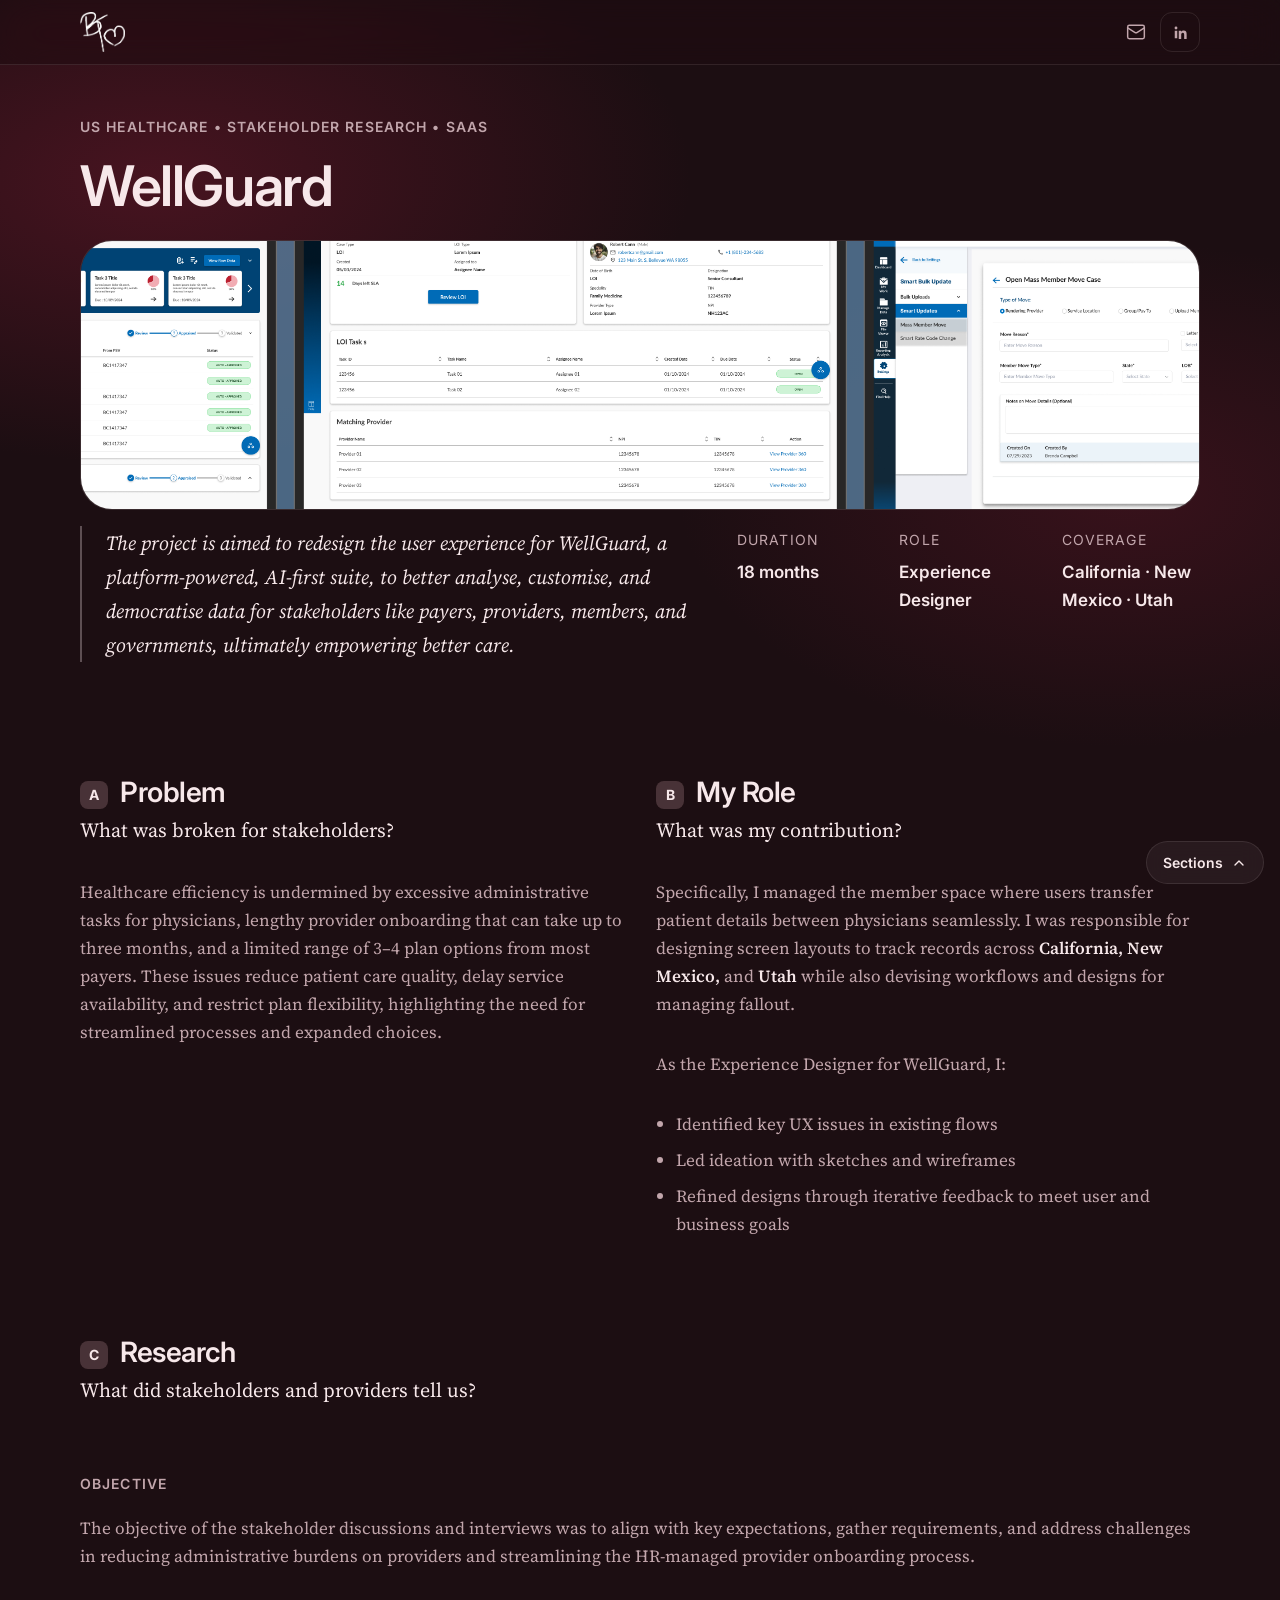
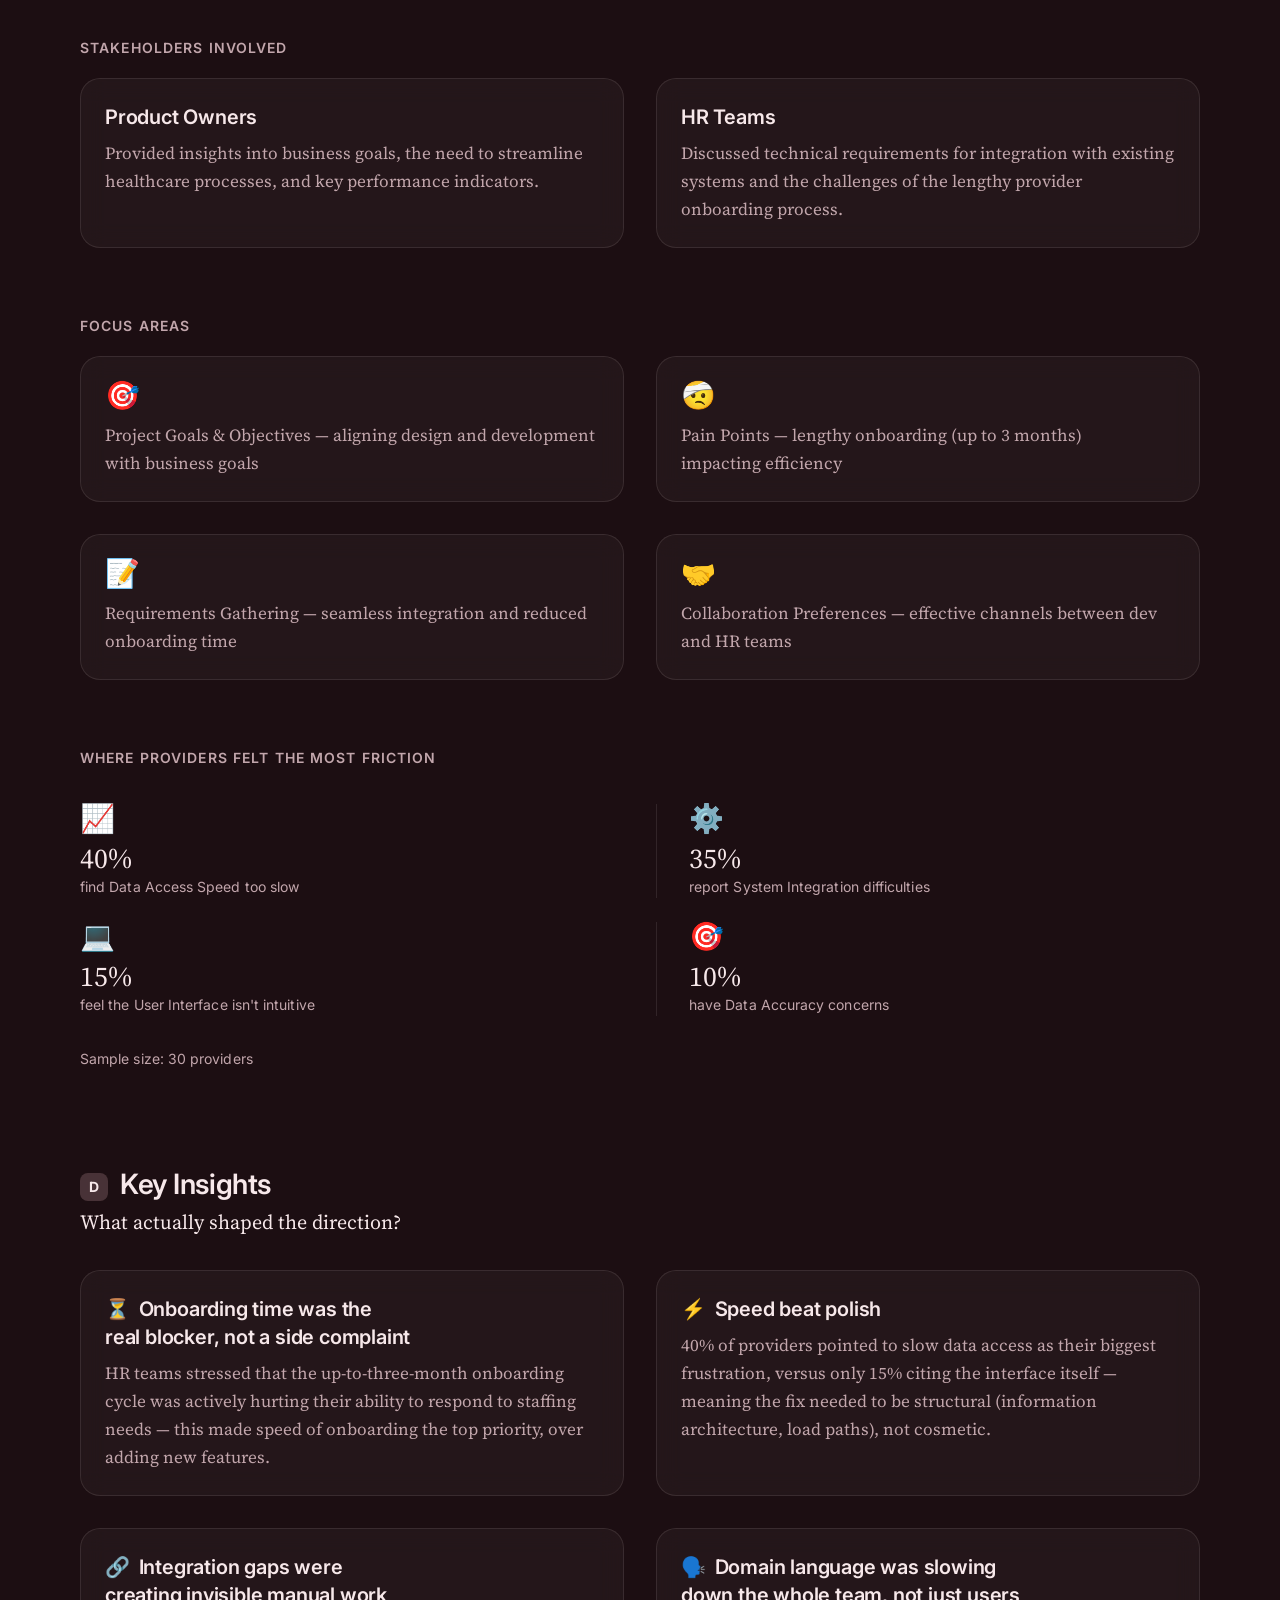
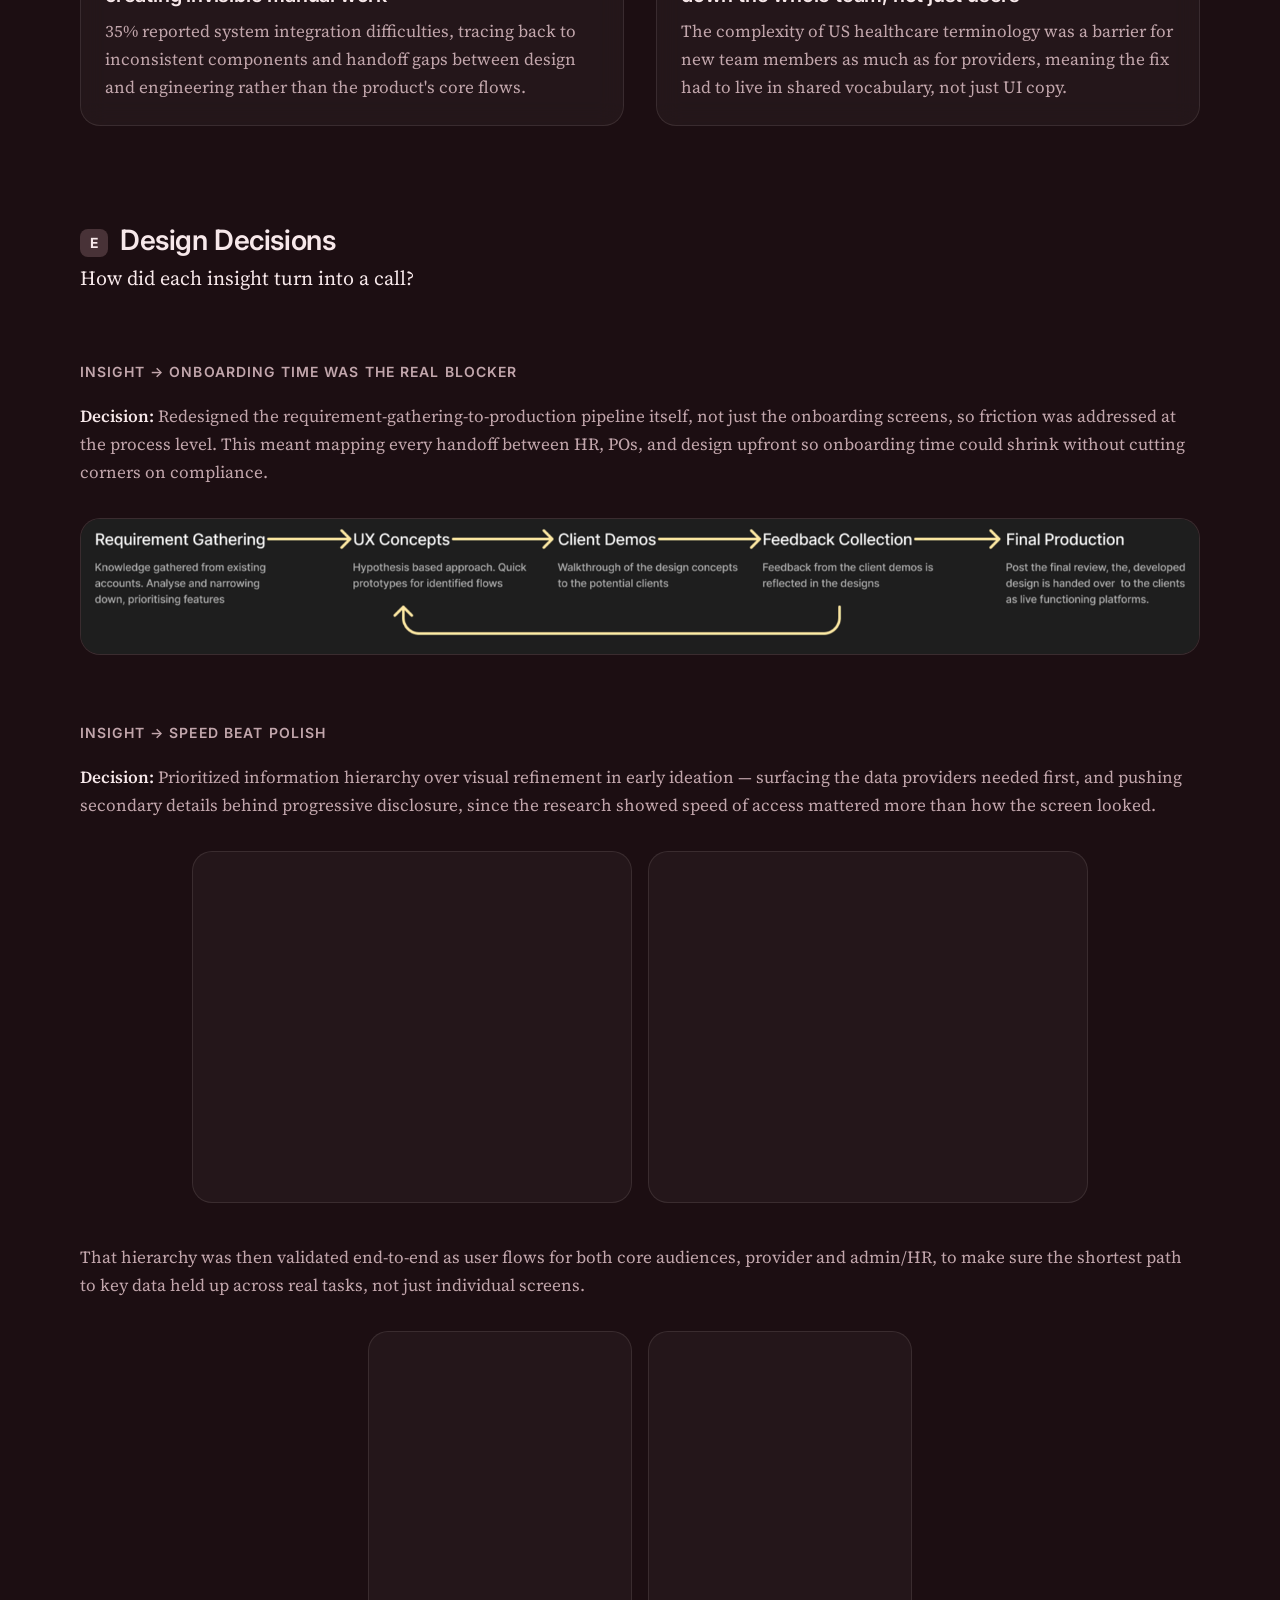
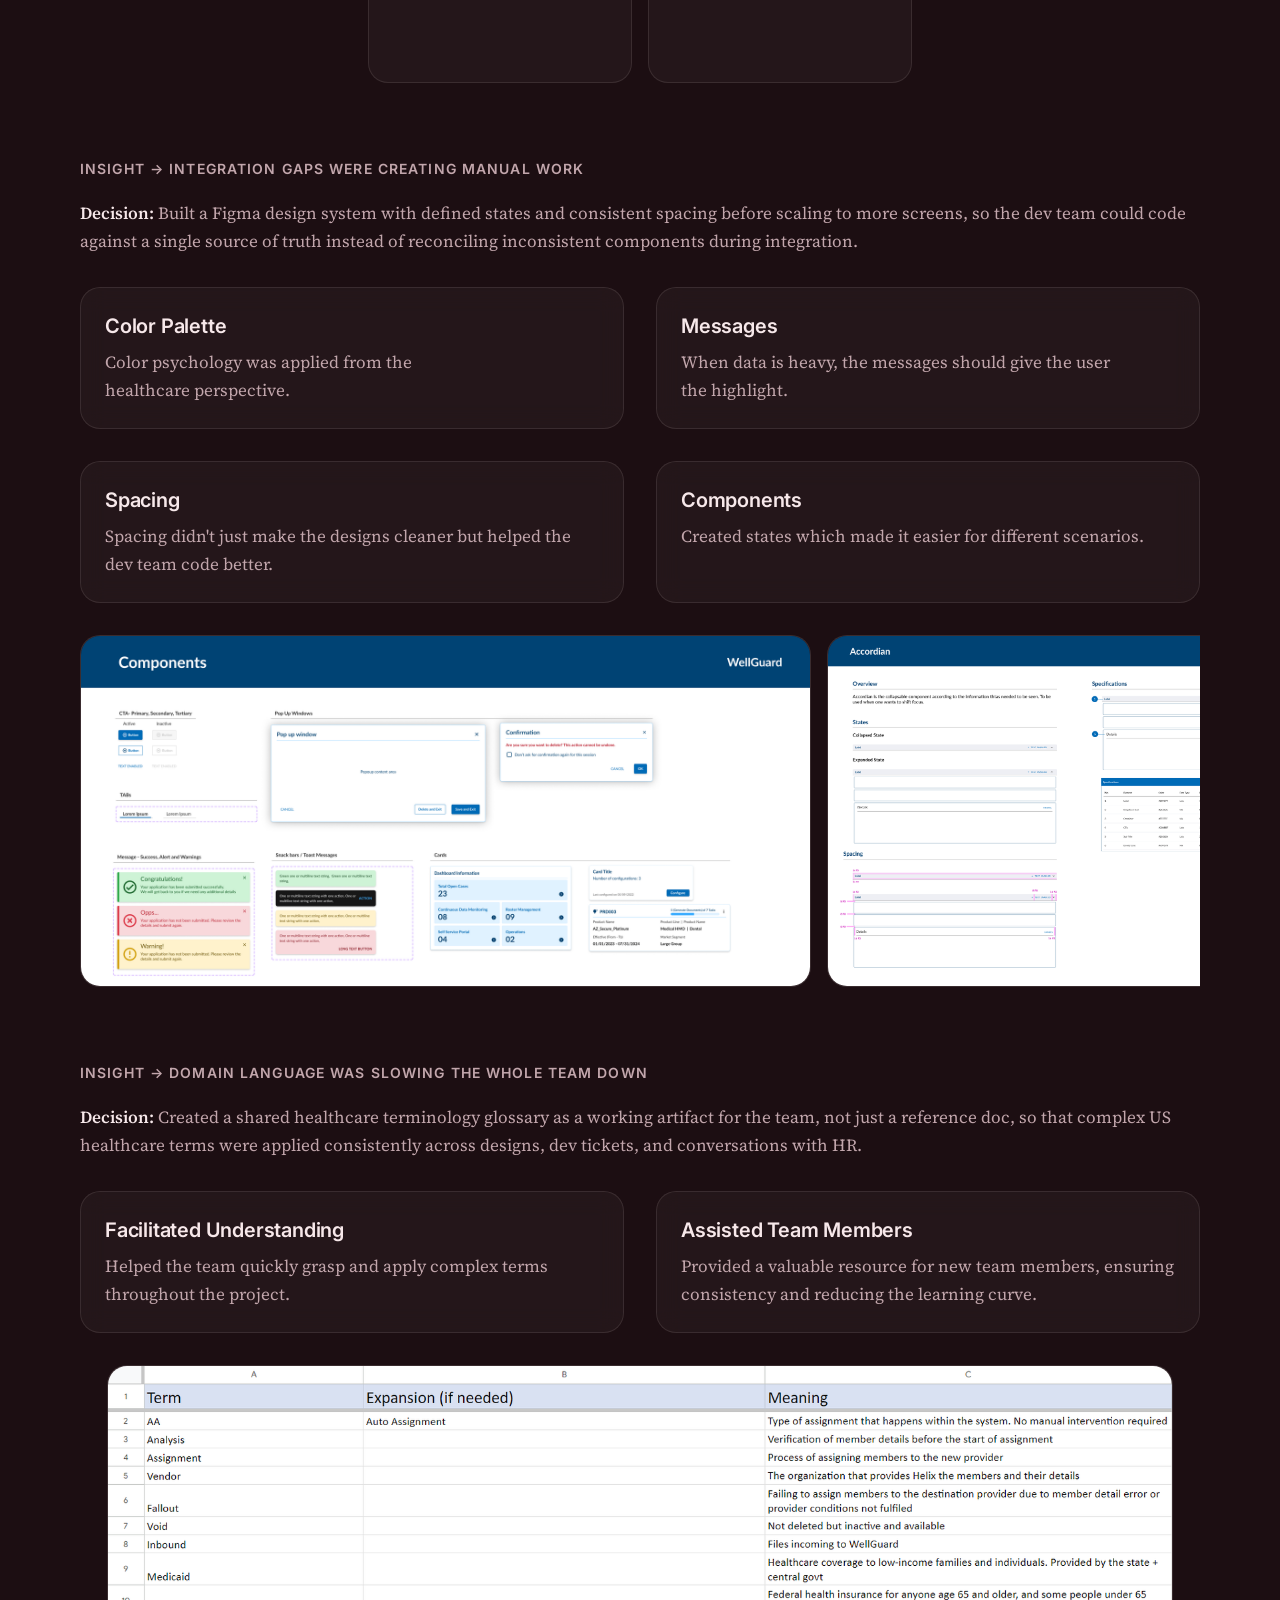
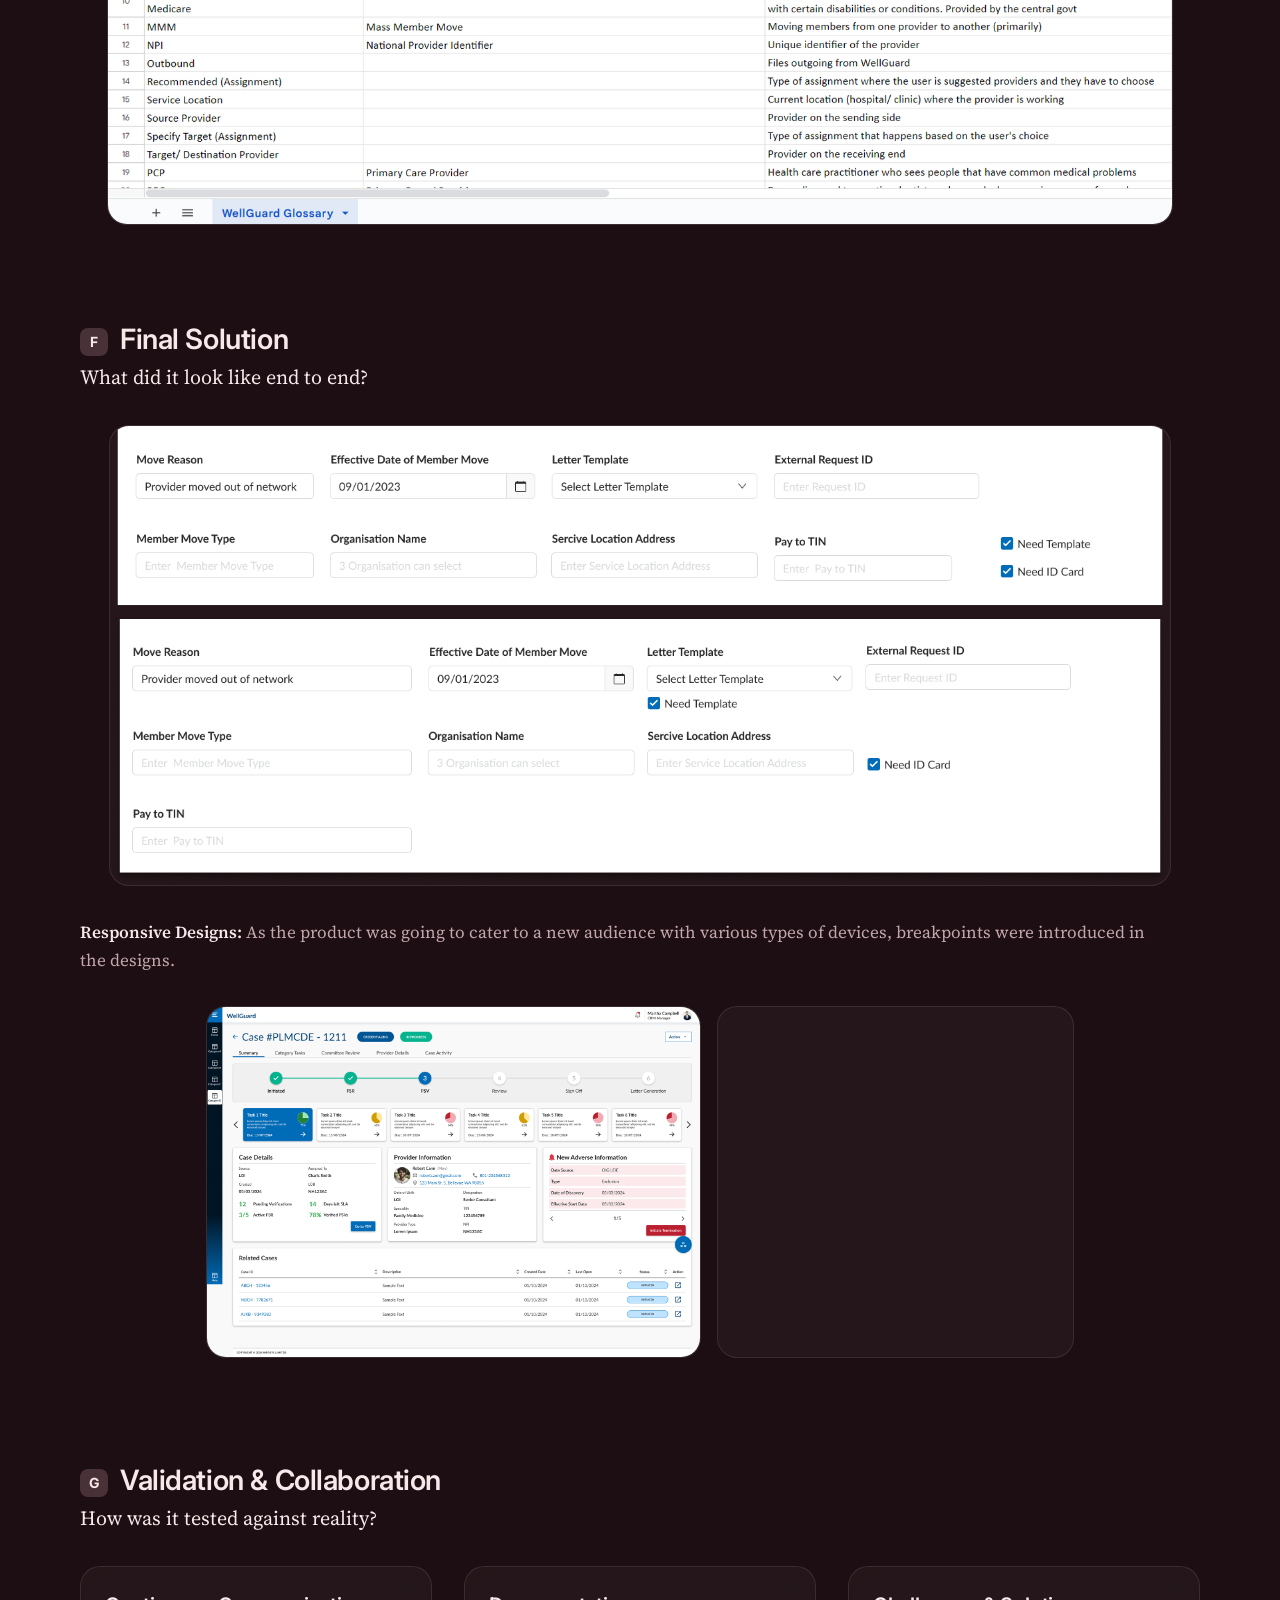
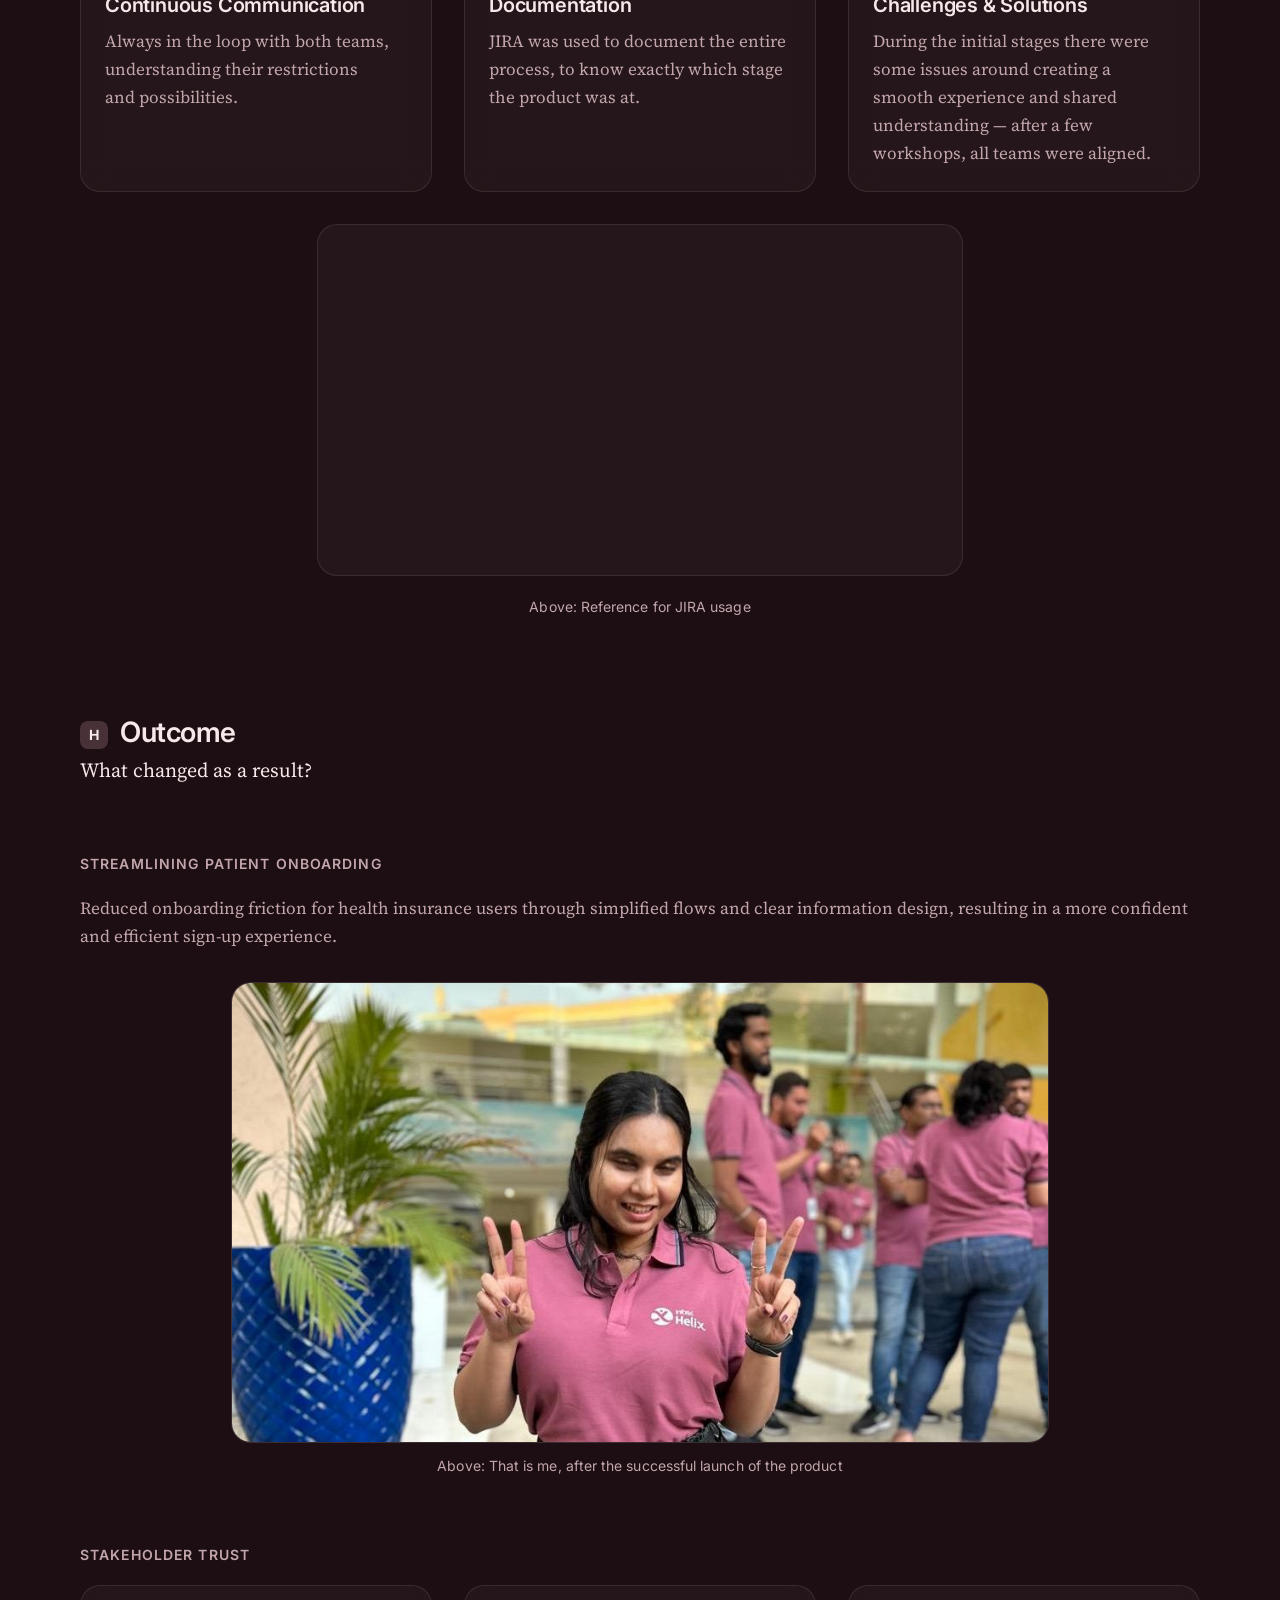
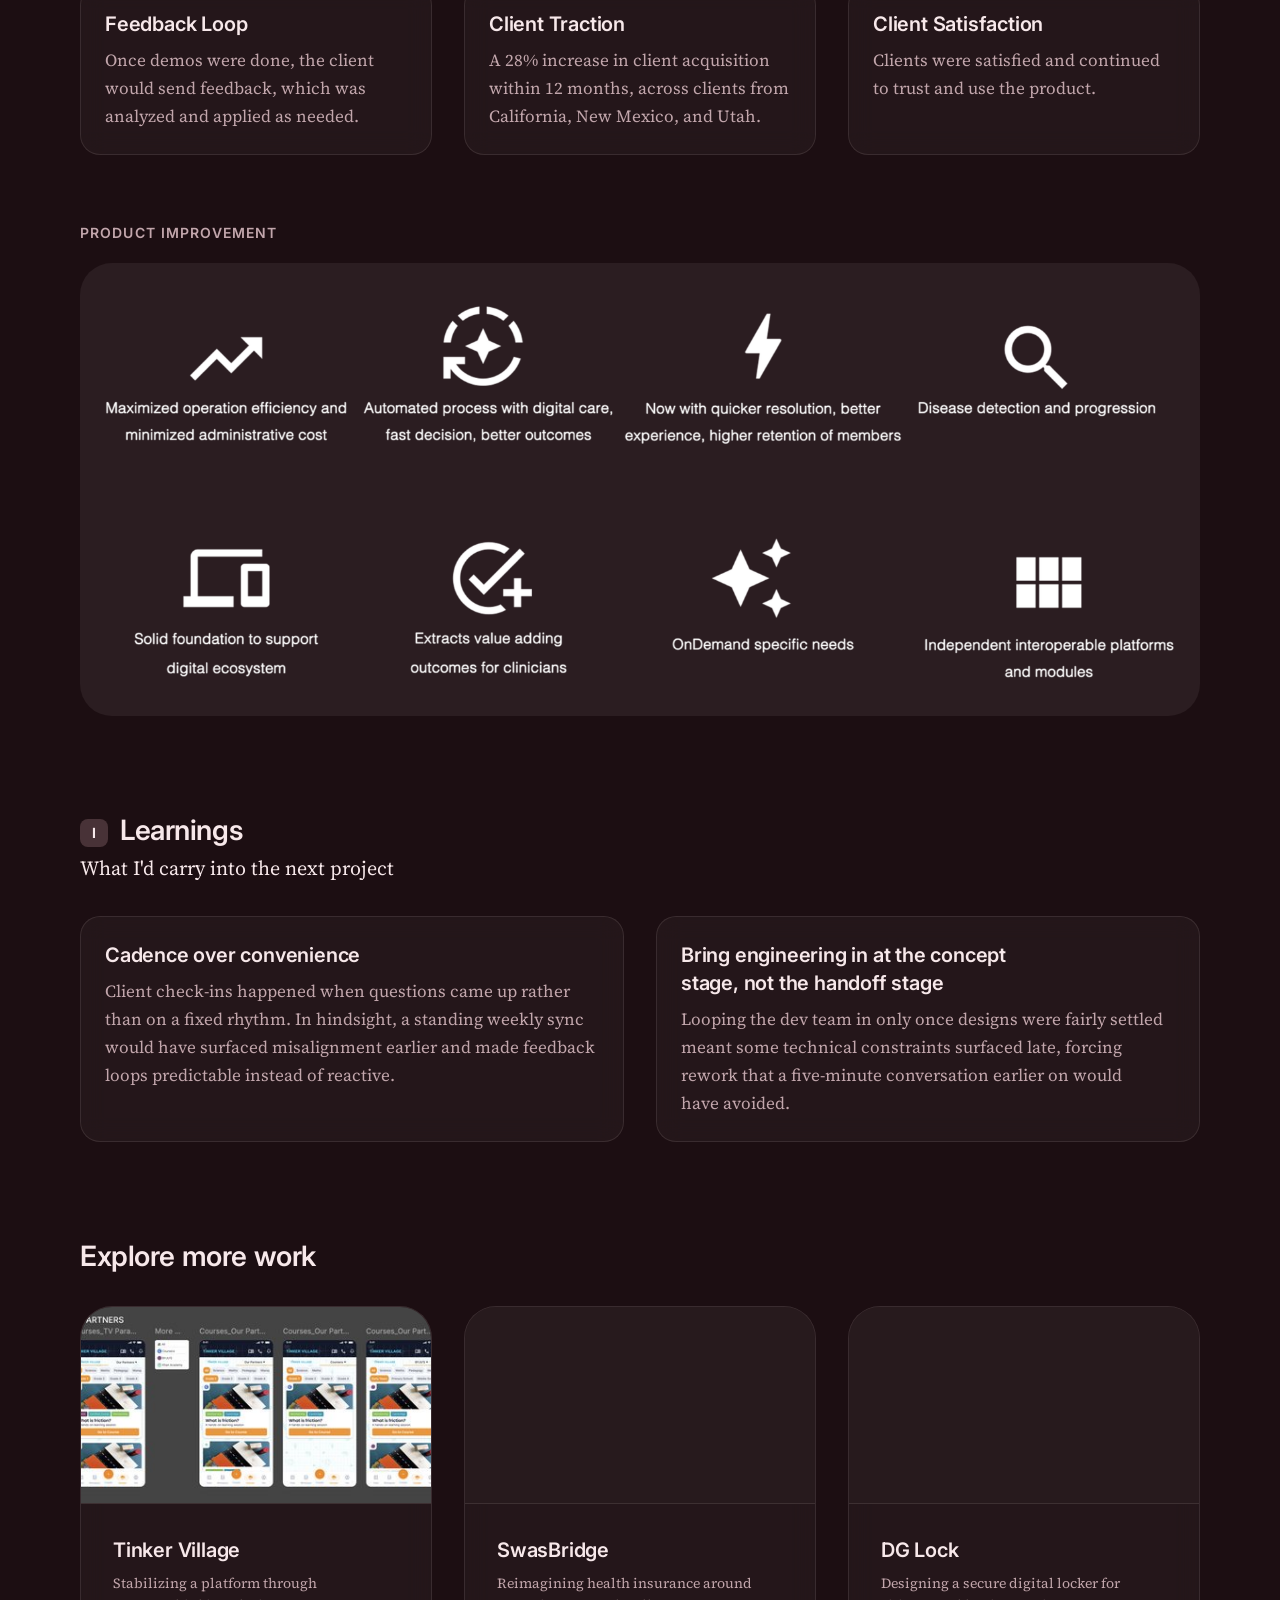
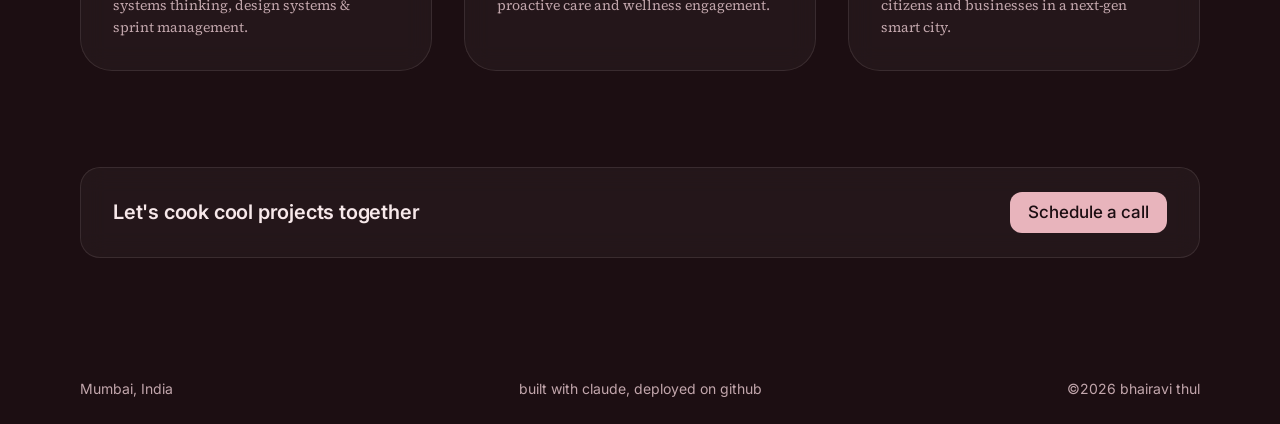
<file: wellguard.html>
<!DOCTYPE html>
<html lang="en">
<head>
<meta charset="UTF-8">
<meta name="viewport" content="width=device-width, initial-scale=1.0">
<link rel="icon" href="favicon.ico">
<link rel="icon" type="image/png" href="images/shared/favicon-light.png" media="(prefers-color-scheme: light)">
<link rel="icon" type="image/png" href="images/shared/favicon-dark.png" media="(prefers-color-scheme: dark)">
<link rel="apple-touch-icon" href="images/shared/apple-touch-icon.png">
<title>WellGuard — Bhairavi Thul</title>
<meta name="description" content="Bhairavi Thul: Product designer | UX strategist | Systems architect. Case study: WellGuard.">
<link rel="canonical" href="https://bhairavithul.github.io/wellguard.html">
<meta name="theme-color" content="#1c0e12">
<meta property="og:type" content="website">
<meta property="og:site_name" content="Bhairavi Thul">
<meta property="og:title" content="WellGuard — case study by Bhairavi Thul">
<meta property="og:description" content="Bhairavi Thul: Product designer | UX strategist | Systems architect. Case study: WellGuard.">
<meta property="og:url" content="https://bhairavithul.github.io/wellguard.html">
<meta property="og:image" content="https://bhairavithul.github.io/images/home/share-card.jpg">
<meta property="og:image:type" content="image/jpeg">
<meta property="og:image:width" content="1200">
<meta property="og:image:height" content="630">
<meta property="og:image:alt" content="Bhairavi Thul, product designer, UX strategist and systems architect, holding a card that says Hey, I am Bhairavi">
<meta name="twitter:card" content="summary_large_image">
<meta name="twitter:title" content="WellGuard — case study by Bhairavi Thul">
<meta name="twitter:description" content="Bhairavi Thul: Product designer | UX strategist | Systems architect. Case study: WellGuard.">
<meta name="twitter:image" content="https://bhairavithul.github.io/images/home/share-card.jpg">
<link rel="preconnect" href="https://fonts.googleapis.com">
<link rel="preconnect" href="https://fonts.gstatic.com" crossorigin>
<link rel="stylesheet" href="css/design-system.css">
</head>
<body>

<header class="site-header">
  <nav class="container site-nav" aria-label="Main">
    <a href="index.html" aria-label="Home">
      <img src="images/shared/header-logo.png" alt="" width="45" height="40">
    </a>

    <div class="nav-actions">

      <!-- Email: popover on hover (desktop), focus (keyboard) or tap (touch) -->
      <div class="email-pop" data-email-pop>
        <button class="icon-link" type="button" aria-haspopup="true" aria-expanded="false" aria-controls="email-popover">
          <span class="visually-hidden">Email</span>
          <svg width="20" height="20" viewBox="0 0 24 24" fill="none" stroke="currentColor" stroke-width="1.75" stroke-linecap="round" stroke-linejoin="round" aria-hidden="true"><rect width="20" height="16" x="2" y="4" rx="2"/><path d="m22 7-8.97 5.7a1.94 1.94 0 0 1-2.06 0L2 7"/></svg>
        </button>
        <div class="popover" id="email-popover">
          <div class="popover__box">
            <span class="popover__text" data-email-text>thulbhairavi@gmail.com</span>
            <button class="icon-link" type="button" data-copy-email>
              <span class="visually-hidden">Copy email</span>
              <svg class="icon-copy" width="18" height="18" viewBox="0 0 24 24" fill="none" stroke="currentColor" stroke-width="1.75" stroke-linecap="round" stroke-linejoin="round" aria-hidden="true"><rect width="14" height="14" x="8" y="8" rx="2" ry="2"/><path d="M4 16c-1.1 0-2-.9-2-2V4c0-1.1.9-2 2-2h10c1.1 0 2 .9 2 2"/></svg>
              <svg class="icon-check" width="18" height="18" viewBox="0 0 24 24" fill="none" stroke="currentColor" stroke-width="2" stroke-linecap="round" stroke-linejoin="round" aria-hidden="true"><path d="M20 6 9 17l-5-5"/></svg>
            </button>
          </div>
        </div>
        <span class="visually-hidden" role="status" aria-live="polite" data-copy-status></span>
      </div>

      <a class="icon-link" href="https://www.linkedin.com/in/bhairavithul" target="_blank" rel="noopener">
        <span class="visually-hidden">LinkedIn</span>
        <svg width="20" height="20" viewBox="0 0 24 24" fill="currentColor" aria-hidden="true"><path d="M7.2 5.5a1.7 1.7 0 1 1 0 3.4 1.7 1.7 0 0 1 0-3.4zM5.7 10.5h3v9h-3v-9zm4.8 0h2.9v1.3h.04c.4-.77 1.4-1.58 2.88-1.58 3.08 0 3.65 2.03 3.65 4.67v5.58H17v-4.95c0-1.18-.02-2.7-1.65-2.7-1.65 0-1.9 1.29-1.9 2.62v5.03H10.5v-9z"/></svg>
      </a>
    </div>
  </nav>
</header>

<main class="container site-main" id="top">
  <article>

    <!-- HERO -->
    <section class="cs-hero" aria-labelledby="cs-title">
      <p class="eyebrow">US Healthcare • Stakeholder Research • SaaS</p>
      <h1 id="cs-title" class="cs-title">WellGuard</h1>
      <figure class="cs-cover"><img src="images/wellguard/cover.png" alt="WellGuard cover"></figure>
      <p class="cs-quote">The project is aimed to redesign the user experience for WellGuard, a platform-powered, AI-first suite, to better analyse, customise, and democratise data for stakeholders like payers, providers, members, and governments, ultimately empowering better care.</p>
      <dl class="cs-meta"><div><dt>Duration</dt><dd>18 months</dd></div><div><dt>Role</dt><dd>Experience Designer</dd></div><div><dt>Coverage</dt><dd>California · New Mexico · Utah</dd></div></dl>
    </section>

    <!-- CASE STUDY SECTIONS -->
    <div class="cs-pair">
    <section class="cs-block" id="sec-a" aria-labelledby="sec-a-title">
      <h2 id="sec-a-title" class="heading-md"><span class="badge">A</span>Problem</h2>
      <p class="cs-question content-lg text-01">What was broken for stakeholders?</p>
      <p>Healthcare efficiency is undermined by excessive administrative tasks for physicians, lengthy provider onboarding that can take up to three months, and a limited range of 3–4 plan options from most payers. These issues reduce patient care quality, delay service availability, and restrict plan flexibility, highlighting the need for streamlined processes and expanded choices.</p>
    </section>
<section class="cs-block" id="sec-b" aria-labelledby="sec-b-title">
      <h2 id="sec-b-title" class="heading-md"><span class="badge">B</span>My Role</h2>
      <p class="cs-question content-lg text-01">What was my contribution?</p>
      <p>Specifically, I managed the member space where users transfer patient details between physicians seamlessly. I was responsible for designing screen layouts to track records across <strong>California, New Mexico,</strong> and <strong>Utah</strong> while also devising workflows and designs for managing fallout.</p>
      <p>As the Experience Designer for WellGuard, I:</p>
      <ul class="list"><li>Identified key UX issues in existing flows</li><li>Led ideation with sketches and wireframes</li><li>Refined designs through iterative feedback to meet user and business goals</li></ul>
    </section>
    </div>

    <section class="cs-block" id="sec-c" aria-labelledby="sec-c-title">
      <h2 id="sec-c-title" class="heading-md"><span class="badge">C</span>Research</h2>
      <p class="cs-question content-lg text-01">What did stakeholders and providers tell us?</p>
      <p class="eyebrow">Objective</p>
      <p>The objective of the stakeholder discussions and interviews was to align with key expectations, gather requirements, and address challenges in reducing administrative burdens on providers and streamlining the HR-managed provider onboarding process.</p>
      <p class="eyebrow">Stakeholders Involved</p>
      <div class="insights"><div class="card card--tile"><h3 class="heading-sm">Product Owners</h3><p class="content-md">Provided insights into business goals, the need to streamline healthcare processes, and key performance indicators.</p></div><div class="card card--tile"><h3 class="heading-sm">HR Teams</h3><p class="content-md">Discussed technical requirements for integration with existing systems and the challenges of the lengthy provider onboarding process.</p></div></div>
      <p class="eyebrow">Focus Areas</p>
      <div class="icon-grid"><div class="card card--tile icon-card"><div class="icon-card__icon" aria-hidden="true">🎯</div><p class="content-md">Project Goals & Objectives — aligning design and development with business goals</p></div><div class="card card--tile icon-card"><div class="icon-card__icon" aria-hidden="true">🤕</div><p class="content-md">Pain Points — lengthy onboarding (up to 3 months) impacting efficiency</p></div><div class="card card--tile icon-card"><div class="icon-card__icon" aria-hidden="true">📝</div><p class="content-md">Requirements Gathering — seamless integration and reduced onboarding time</p></div><div class="card card--tile icon-card"><div class="icon-card__icon" aria-hidden="true">🤝</div><p class="content-md">Collaboration Preferences — effective channels between dev and HR teams</p></div></div>
      <p class="eyebrow">Where Providers Felt the Most Friction</p>
      <div class="stats stats--four"><div class="stat"><div class="stat__icon" aria-hidden="true">📈</div><div class="stat__value">40%</div><p class="label">find Data Access Speed too slow</p></div><div class="stat"><div class="stat__icon" aria-hidden="true">⚙️</div><div class="stat__value">35%</div><p class="label">report System Integration difficulties</p></div><div class="stat"><div class="stat__icon" aria-hidden="true">💻</div><div class="stat__value">15%</div><p class="label">feel the User Interface isn't intuitive</p></div><div class="stat"><div class="stat__icon" aria-hidden="true">🎯</div><div class="stat__value">10%</div><p class="label">have Data Accuracy concerns</p></div></div>
      <p class="label">Sample size: 30 providers</p>
    </section>
<section class="cs-block" id="sec-d" aria-labelledby="sec-d-title">
      <h2 id="sec-d-title" class="heading-md"><span class="badge">D</span>Key Insights</h2>
      <p class="cs-question content-lg text-01">What actually shaped the direction?</p>
      <div class="insights insights--2x2"><div class="card card--tile"><h3 class="heading-sm"><span class="emoji" aria-hidden="true">⏳</span> Onboarding time was the real blocker, not a side complaint</h3><p class="content-md">HR teams stressed that the up-to-three-month onboarding cycle was actively hurting their ability to respond to staffing needs — this made speed of onboarding the top priority, over adding new features.</p></div><div class="card card--tile"><h3 class="heading-sm"><span class="emoji" aria-hidden="true">⚡</span> Speed beat polish</h3><p class="content-md">40% of providers pointed to slow data access as their biggest frustration, versus only 15% citing the interface itself — meaning the fix needed to be structural (information architecture, load paths), not cosmetic.</p></div><div class="card card--tile"><h3 class="heading-sm"><span class="emoji" aria-hidden="true">🔗</span> Integration gaps were creating invisible manual work</h3><p class="content-md">35% reported system integration difficulties, tracing back to inconsistent components and handoff gaps between design and engineering rather than the product's core flows.</p></div><div class="card card--tile"><h3 class="heading-sm"><span class="emoji" aria-hidden="true">🗣️</span> Domain language was slowing down the whole team, not just users</h3><p class="content-md">The complexity of US healthcare terminology was a barrier for new team members as much as for providers, meaning the fix had to live in shared vocabulary, not just UI copy.</p></div></div>
    </section>
<section class="cs-block" id="sec-e" aria-labelledby="sec-e-title">
      <h2 id="sec-e-title" class="heading-md"><span class="badge">E</span>Design Decisions</h2>
      <p class="cs-question content-lg text-01">How did each insight turn into a call?</p>
      <p class="eyebrow">Insight → Onboarding time was the real blocker</p>
      <p><strong>Decision:</strong> Redesigned the requirement-gathering-to-production pipeline itself, not just the onboarding screens, so friction was addressed at the process level. This meant mapping every handoff between HR, POs, and design upfront so onboarding time could shrink without cutting corners on compliance.</p>
      <figure class="figure"><img src="images/wellguard/e-design-decisions-wellguard-design-process-requirement-gathering.png" alt="WellGuard design process: requirement gathering to final production" loading="lazy" decoding="async"></figure>
      <p class="eyebrow">Insight → Speed beat polish</p>
      <p><strong>Decision:</strong> Prioritized information hierarchy over visual refinement in early ideation — surfacing the data providers needed first, and pushing secondary details behind progressive disclosure, since the research showed speed of access mattered more than how the screen looked.</p>
      <div class="figure-row"><img src="images/wellguard/e-design-decisions-ideation-sketch-1.jpg" alt="Ideation sketch 1" loading="lazy" decoding="async"><img src="images/wellguard/e-design-decisions-ideation-sketch-2.jpg" alt="Ideation sketch 2" loading="lazy" decoding="async"></div>
      <p>That hierarchy was then validated end-to-end as user flows for both core audiences, provider and admin/HR, to make sure the shortest path to key data held up across real tasks, not just individual screens.</p>
      <div class="figure-row"><img src="images/wellguard/e-design-decisions-user-flow-1-provider.jpg" alt="User flow 1: Provider" loading="lazy" decoding="async"><img src="images/wellguard/e-design-decisions-user-flow-2-admin-hr.jpg" alt="User flow 2: Admin/HR" loading="lazy" decoding="async"></div>
      <p class="eyebrow">Insight → Integration gaps were creating manual work</p>
      <p><strong>Decision:</strong> Built a Figma design system with defined states and consistent spacing before scaling to more screens, so the dev team could code against a single source of truth instead of reconciling inconsistent components during integration.</p>
      <div class="insights"><div class="card card--tile"><h3 class="heading-sm">Color Palette</h3><p class="content-md">Color psychology was applied from the healthcare perspective.</p></div><div class="card card--tile"><h3 class="heading-sm">Messages</h3><p class="content-md">When data is heavy, the messages should give the user the highlight.</p></div><div class="card card--tile"><h3 class="heading-sm">Spacing</h3><p class="content-md">Spacing didn't just make the designs cleaner but helped the dev team code better.</p></div><div class="card card--tile"><h3 class="heading-sm">Components</h3><p class="content-md">Created states which made it easier for different scenarios.</p></div></div>
      <div class="figure-row"><img src="images/wellguard/e-design-decisions-wellguard-design-system-components.png" alt="WellGuard design system components" loading="lazy" decoding="async"><img src="images/wellguard/e-design-decisions-wellguard-accordion-component-spec.png" alt="WellGuard accordion component spec" loading="lazy" decoding="async"></div>
      <p class="eyebrow">Insight → Domain language was slowing the whole team down</p>
      <p><strong>Decision:</strong> Created a shared healthcare terminology glossary as a working artifact for the team, not just a reference doc, so that complex US healthcare terms were applied consistently across designs, dev tickets, and conversations with HR.</p>
      <div class="insights"><div class="card card--tile"><h3 class="heading-sm">Facilitated Understanding</h3><p class="content-md">Helped the team quickly grasp and apply complex terms throughout the project.</p></div><div class="card card--tile"><h3 class="heading-sm">Assisted Team Members</h3><p class="content-md">Provided a valuable resource for new team members, ensuring consistency and reducing the learning curve.</p></div></div>
      <figure class="figure"><img src="images/wellguard/e-design-decisions-us-healthcare-terminology-glossary.png" alt="US healthcare terminology glossary" loading="lazy" decoding="async"></figure>
    </section>
<section class="cs-block" id="sec-f" aria-labelledby="sec-f-title">
      <h2 id="sec-f-title" class="heading-md"><span class="badge">F</span>Final Solution</h2>
      <p class="cs-question content-lg text-01">What did it look like end to end?</p>
      <figure class="figure"><img src="images/wellguard/f-final-solution-information-hierarchy-segregation.png" alt="Information hierarchy segregation" loading="lazy" decoding="async"></figure>
      <p><strong>Responsive Designs:</strong> As the product was going to cater to a new audience with various types of devices, breakpoints were introduced in the designs.</p>
      <div class="figure-row"><img src="images/wellguard/f-final-solution-case-summary-default-view-for-1920x1080.png" alt="Case summary default view for 1920x1080" loading="lazy" decoding="async"><img src="images/wellguard/f-final-solution-case-summary-default-view-for-1280x720.png" alt="Case summary default view for 1280x720" loading="lazy" decoding="async"></div>
    </section>
<section class="cs-block" id="sec-g" aria-labelledby="sec-g-title">
      <h2 id="sec-g-title" class="heading-md"><span class="badge">G</span>Validation &amp; Collaboration</h2>
      <p class="cs-question content-lg text-01">How was it tested against reality?</p>
      <div class="insights"><div class="card card--tile"><h3 class="heading-sm">Continuous Communication</h3><p class="content-md">Always in the loop with both teams, understanding their restrictions and possibilities.</p></div><div class="card card--tile"><h3 class="heading-sm">Documentation</h3><p class="content-md">JIRA was used to document the entire process, to know exactly which stage the product was at.</p></div><div class="card card--tile"><h3 class="heading-sm">Challenges & Solutions</h3><p class="content-md">During the initial stages there were some issues around creating a smooth experience and shared understanding — after a few workshops, all teams were aligned.</p></div></div>
      <div class="gallery"><img src="images/wellguard/g-validation-jira-usage-reference.png" alt="JIRA usage reference" loading="lazy" decoding="async"></div>
      <p class="caption label">Above: Reference for JIRA usage</p>
    </section>
<section class="cs-block" id="sec-h" aria-labelledby="sec-h-title">
      <h2 id="sec-h-title" class="heading-md"><span class="badge">H</span>Outcome</h2>
      <p class="cs-question content-lg text-01">What changed as a result?</p>
      <p class="eyebrow">Streamlining Patient Onboarding</p>
      <p>Reduced onboarding friction for health insurance users through simplified flows and clear information design, resulting in a more confident and efficient sign-up experience.</p>
      <figure class="figure"><img src="images/wellguard/h-outcome-bhairavi-after-wellguard-launch.jpg" alt="Bhairavi after WellGuard launch" loading="lazy" decoding="async"><figcaption class="label">Above: That is me, after the successful launch of the product</figcaption></figure>
      <p class="eyebrow">Stakeholder Trust</p>
      <div class="insights"><div class="card card--tile"><h3 class="heading-sm">Feedback Loop</h3><p class="content-md">Once demos were done, the client would send feedback, which was analyzed and applied as needed.</p></div><div class="card card--tile"><h3 class="heading-sm">Client Traction</h3><p class="content-md">A 28% increase in client acquisition within 12 months, across clients from California, New Mexico, and Utah.</p></div><div class="card card--tile"><h3 class="heading-sm">Client Satisfaction</h3><p class="content-md">Clients were satisfied and continued to trust and use the product.</p></div></div>
      <p class="eyebrow">Product Improvement</p>
      <div class="figure figure--frame"><img src="images/wellguard/h-outcome-product-improvement-overview.png" alt="Product improvement overview" loading="lazy" decoding="async"></div>
    </section>
<section class="cs-block" id="sec-i" aria-labelledby="sec-i-title">
      <h2 id="sec-i-title" class="heading-md"><span class="badge">I</span>Learnings</h2>
      <p class="cs-question content-lg text-01">What I&#x27;d carry into the next project</p>
      <div class="insights"><div class="card card--tile"><h3 class="heading-sm">Cadence over convenience</h3><p class="content-md">Client check-ins happened when questions came up rather than on a fixed rhythm. In hindsight, a standing weekly sync would have surfaced misalignment earlier and made feedback loops predictable instead of reactive.</p></div><div class="card card--tile"><h3 class="heading-sm">Bring engineering in at the concept stage, not the handoff stage</h3><p class="content-md">Looping the dev team in only once designs were fairly settled meant some technical constraints surfaced late, forcing rework that a five-minute conversation earlier on would have avoided.</p></div></div>
    </section>

    <!-- EXPLORE MORE -->
    <section class="cs-block" aria-labelledby="more-title">
      <h2 id="more-title" class="heading-md">Explore more work</h2>
      <div class="next-grid"><a class="card next-card" href="tinker-village.html"><img src="images/tinker-village/thumb.jpg" alt="" loading="lazy" decoding="async"><div class="next-card__body"><h3 class="heading-sm">Tinker Village</h3><p class="content-sm">Stabilizing a platform through systems thinking, design systems & sprint management.</p></div></a><a class="card next-card" href="swasbridge.html"><img src="images/swasbridge/cover.jpg" alt="" loading="lazy" decoding="async"><div class="next-card__body"><h3 class="heading-sm">SwasBridge</h3><p class="content-sm">Reimagining health insurance around proactive care and wellness engagement.</p></div></a><a class="card next-card" href="dg-lock.html"><img src="images/dg-lock/cover.png" alt="" loading="lazy" decoding="async"><div class="next-card__body"><h3 class="heading-sm">DG Lock</h3><p class="content-sm">Designing a secure digital locker for citizens and businesses in a next-gen smart city.</p></div></a></div>
    </section>

    <!-- CONNECT -->
    <section id="contact" class="card card--strip connect" aria-labelledby="connect-title">
      <h2 id="connect-title" class="heading-sm">Let's cook cool projects together</h2>
      <a class="btn btn--primary" href="https://calendly.com/thulbhairavi" target="_blank" rel="noopener">Schedule a call<span class="visually-hidden"> (opens in a new tab)</span></a>
    </section>

  </article>
</main>

<footer class="site-footer">
  <div class="container site-footer__inner">
    <span>Mumbai, India</span>
    <span>built with claude, deployed on github</span>
    <span>©2026 bhairavi thul</span>
  </div>
</footer>

<!-- Floating section outline -->
<div class="toc" data-toc>
  <button class="toc__toggle" type="button" aria-expanded="false" aria-controls="toc-panel"><span>Sections</span><svg width="16" height="16" viewBox="0 0 24 24" fill="none" aria-hidden="true"><path d="M6 15l6-6 6 6" stroke="currentColor" stroke-width="2" stroke-linecap="round" stroke-linejoin="round"/></svg></button>
  <div class="toc__panel" id="toc-panel"><a href="#sec-a"><span class="badge">A</span>Problem</a><a href="#sec-b"><span class="badge">B</span>My Role</a><a href="#sec-c"><span class="badge">C</span>Research</a><a href="#sec-d"><span class="badge">D</span>Key Insights</a><a href="#sec-e"><span class="badge">E</span>Design Decisions</a><a href="#sec-f"><span class="badge">F</span>Final Solution</a><a href="#sec-g"><span class="badge">G</span>Validation &amp; Collaboration</a><a href="#sec-h"><span class="badge">H</span>Outcome</a><a href="#sec-i"><span class="badge">I</span>Learnings</a></div>
</div>

<script src="js/main.js" defer></script>
</body>
</html>
</file>
<file: css/design-system.css>
/* ==========================================================================
   Bhairavi Thul — Portfolio Design System
   Tokens first, then base styles, then layout (12-col bento), then components.
   Structure: Color (60-30-10) → Typography (Desktop / Mobile modes) →
              Spacing, radius, motion, grid → Base → Layout → Components
   ========================================================================== */

/* Fonts: Inter (sans) + Source Serif 4 (serif). Apple system fonts load first
   on Apple devices, so the page looks native there and falls back gracefully. */
@import url("https://fonts.googleapis.com/css2?family=Inter:wght@400;500;600;700&family=Source+Serif+4:ital,opsz,wght@0,8..60,400;0,8..60,500;0,8..60,600;1,8..60,400&display=swap");


/* ==========================================================================
   1. TOKENS
   ========================================================================== */
:root {

  /* ---- 1.1 Color: 60-30-10 ----------------------------------------------
     60%  Burgundy neutral  → page background
     30%  Neutral 02        → cards, surfaces, stat tiles
     10%  Accent            → CTAs and the odd moment you want noticed
     Values are matched by eye to your palette screenshot; swap in exact hex
     from Figma if you have it. */

  --color-burgundy-neutral: #1c0e12;   /* 60% — base background */
  --color-neutral-02:       #2b1d21;   /* 30% — surfaces */
  --color-accent:           #e8b4bc;   /* 10% — CTA: blush */

  --color-text-01: #f7e8ea;            /* headings / titles */
  --color-text-02: #c2a6ac;            /* body content, labels */

  /* Supporting tokens (derived, use sparingly) */
  --color-burgundy-glow:  #5a1626;     /* soft background glow behind cards */
  --color-accent-hover:   #f1c6cc;
  --color-accent-press:   #d49ea8;
  --color-on-accent:      var(--color-burgundy-neutral);   /* dark text on blush */
  --color-border:         color-mix(in srgb, var(--color-text-01) 10%, transparent);
  --color-surface:        color-mix(in srgb, var(--color-neutral-02) 60%, transparent);
  --color-focus-ring:     #ff8fa8;


  /* ---- 1.2 Typography: families ------------------------------------------ */
  --font-sans:  "Inter", -apple-system, BlinkMacSystemFont, "SF Pro Text",
                "Segoe UI", Roboto, Helvetica, Arial, sans-serif;
  --font-serif: "Source Serif 4", "New York", "Iowan Old Style", Georgia, "Times New Roman", serif;

  --weight-regular:  400;
  --weight-medium:   500;
  --weight-semibold: 600;


  /* ---- 1.3 Typography: scale — DESKTOP mode (default) -------------------
     Headings = sans. Content = serif (a little more leading, as serifs need).
     Sizes in rem (1rem = 16px) so they respect user zoom settings. */

  /* Headings (sans) */
  --heading-lg-size: 2.75rem;     /* 44 */
  --heading-lg-line: 3.25rem;     /* 52 */
  --heading-lg-track: -0.022em;

  /* Display (sans, hero line only) */
  --display-size: 2.5rem;         /* 40 */
  --display-line: 2.875rem;       /* 46 */
  --display-track: -0.025em;

  --heading-md-size: 1.75rem;     /* 28 */
  --heading-md-line: 2.25rem;     /* 36 */
  --heading-md-track: -0.015em;

  --heading-sm-size: 1.25rem;     /* 20 */
  --heading-sm-line: 1.75rem;     /* 28 */
  --heading-sm-track: -0.01em;

  /* Content (serif) */
  --content-lg-size: 1.25rem;     /* 20 */
  --content-lg-line: 2rem;        /* 32 */

  --content-md-size: 1.0625rem;   /* 17 */
  --content-md-line: 1.75rem;     /* 28 */

  --content-sm-size: 0.875rem;    /* 14 */
  --content-sm-line: 1.375rem;    /* 22 */


  /* ---- 1.4 Spacing (4pt grid), radius, motion ---------------------------- */
  --space-1: 0.25rem;  --space-2: 0.5rem;   --space-3: 0.75rem;
  --space-4: 1rem;     --space-5: 1.5rem;   --space-6: 2rem;
  --space-7: 3rem;     --space-8: 4rem;     --space-9: 6rem;

  --radius-sm:   12px;   /* buttons, chips */
  --radius-md:   20px;   /* stat tiles, project cards, thin strips */
  --radius-lg:   32px;   /* bento blocks */
  --radius-pill: 999px;

  --content-max-width: 1120px;
  --measure: 62ch;       /* comfortable line length for content text */

  --ease: cubic-bezier(0.2, 0.7, 0.2, 1);
  --duration-fast: 150ms;
  --duration-base: 250ms;


  /* ---- 1.5 Grid ----------------------------------------------------------
     12 columns on every screen size. One gap value, so bento gaps never drift.
     Pad = space between the screen edge and the content. */
  --grid-columns: 12;
  --grid-gap: var(--space-6);    /* 32 desktop */
  --page-pad: var(--space-7);    /* 48 */
  --card-pad: var(--space-7);    /* 48 */
  --btn-pad-y: 0.625rem;         /* 10 */
  --btn-pad-x: 1.125rem;         /* 18 */
}


/* ==========================================================================
   2. RESPONSIVE MODES
      Four screen sizes (media queries can't read variables, so these numbers
      are written out wherever they are used):

        phone    575px and below      1 column, stacked
        small    576px – 767px        stacked, a little more room
        medium   768px – 1023px       tablet / small laptop, simplified bento
        desktop  1024px and up        the full bento

      Phone + small share MOBILE MODE, which follows Apple's iOS Human
      Interface Guidelines sizes (Large Title 34, Title 2 22, Headline 17,
      Body 17, Callout 16, Footnote 13).
   ========================================================================== */
@media (max-width: 767px) {
  :root {
    --heading-lg-size: 2.125rem;    /* 34 — Large Title */
    --heading-lg-line: 2.5625rem;   /* 41 */
    --heading-lg-track: 0.01em;

    --display-size: 1.875rem;       /* 30 */
    --display-line: 2.25rem;        /* 36 */
    --display-track: -0.02em;

    --heading-md-size: 1.375rem;    /* 22 — Title 2 */
    --heading-md-line: 1.75rem;     /* 28 */
    --heading-md-track: 0.01em;

    --heading-sm-size: 1.0625rem;   /* 17 — Headline */
    --heading-sm-line: 1.375rem;    /* 22 */
    --heading-sm-track: -0.005em;

    --content-lg-size: 1.0625rem;   /* 17 — Body */
    --content-lg-line: 1.625rem;    /* 26 */

    --content-md-size: 1rem;        /* 16 — Callout */
    --content-md-line: 1.5rem;      /* 24 */

    --content-sm-size: 0.8125rem;   /* 13 — Footnote */
    --content-sm-line: 1.125rem;    /* 18 */

    --radius-lg: 24px;
    --radius-md: 16px;

    --grid-gap: var(--space-5);     /* 24 mobile */
    --page-pad: var(--space-5);
    --card-pad: var(--space-5);
  }
}


/* Small screens (576–767px): same type as phone, a little more breathing room */
@media (min-width: 576px) and (max-width: 767px) {
  :root { --page-pad: var(--space-5); }
}

/* Medium screens (768–1023px): desktop type, one step down on the big headings */
@media (min-width: 768px) and (max-width: 1023px) {
  :root {
    --heading-lg-size: 2.5rem;      /* 40 */
    --heading-lg-line: 3rem;        /* 48 */
    --display-size: 2.25rem;        /* 36 */
    --display-line: 2.625rem;       /* 42 */
    --heading-md-size: 1.625rem;    /* 26 */
    --heading-md-line: 2.125rem;    /* 34 */
  }
}


/* ==========================================================================
   3. BASE
   ========================================================================== */
*, *::before, *::after { box-sizing: border-box; }

html {
  -webkit-text-size-adjust: 100%;
  scroll-behavior: smooth;
}

body {
  margin: 0;
  min-height: 100vh;
  color: var(--color-text-02);
  font-family: var(--font-serif);
  font-size: var(--content-md-size);
  line-height: var(--content-md-line);
  -webkit-font-smoothing: antialiased;
  text-rendering: optimizeLegibility;
  font-optical-sizing: auto;      /* Source Serif 4 sharpens itself at large sizes */
  font-kerning: normal;

  /* 60%: burgundy base with two soft glows, like your current page */
  background-color: var(--color-burgundy-neutral);
  background-image:
    radial-gradient(60% 45% at 12% 20%, color-mix(in srgb, var(--color-burgundy-glow) 70%, transparent), transparent 70%),
    radial-gradient(50% 40% at 88% 55%, color-mix(in srgb, var(--color-burgundy-glow) 45%, transparent), transparent 70%);
  background-attachment: fixed;
}

/* Headings: sans */
h1, h2, h3, .heading-lg, .heading-md, .heading-sm {
  margin: 0;
  color: var(--color-text-01);
  font-family: var(--font-sans);
  font-weight: var(--weight-semibold);
}
h1, .heading-lg { font-size: var(--heading-lg-size); line-height: var(--heading-lg-line); letter-spacing: var(--heading-lg-track); }
h2, .heading-md { font-size: var(--heading-md-size); line-height: var(--heading-md-line); letter-spacing: var(--heading-md-track); }
h3, .heading-sm { font-size: var(--heading-sm-size); line-height: var(--heading-sm-line); letter-spacing: var(--heading-sm-track); }

h1, h2, h3 { text-wrap: balance; }   /* even line lengths, no one-word last lines */
p { text-wrap: pretty; }

/* Display: the hero line. Sans, kept modest so it doesn't shout. */
.display {
  font-family: var(--font-sans);
  font-weight: var(--weight-medium);
  font-size: var(--display-size);
  line-height: var(--display-line);
  letter-spacing: var(--display-track);
}

/* Content: serif */
p, .content-md { margin: 0; font-size: var(--content-md-size); line-height: var(--content-md-line); max-width: var(--measure); }
.content-lg    { font-size: var(--content-lg-size); line-height: var(--content-lg-line); }
.content-sm    { font-size: var(--content-sm-size); line-height: var(--content-sm-line); }

/* Utility: text colors and families */
.text-01 { color: var(--color-text-01); }
.text-02 { color: var(--color-text-02); }
.font-sans  { font-family: var(--font-sans); }
.font-serif { font-family: var(--font-serif); }

/* UI labels (small sans text: stat captions, "swipe for more", tags) */
.label {
  font-family: var(--font-sans);
  letter-spacing: 0.005em;
  font-size: var(--content-sm-size);
  line-height: var(--content-sm-line);
  color: var(--color-text-02);
}

a { color: inherit; }

img, svg, video { max-width: 100%; display: block; }

/* Keyboard focus: always visible */
:focus-visible {
  outline: 2px solid var(--color-focus-ring);
  outline-offset: 3px;
  border-radius: 4px;
}

.container {
  width: min(100% - 2 * var(--page-pad), var(--content-max-width));
  margin-inline: auto;
}

/* Screen-reader-only text (for icon-only links like LinkedIn) */
.visually-hidden {
  position: absolute !important;
  width: 1px; height: 1px;
  margin: -1px; padding: 0;
  overflow: hidden;
  clip: rect(0 0 0 0);
  white-space: nowrap;
  border: 0;
}


/* ==========================================================================
   4. LAYOUT — 12-column bento grid
   How it works:
     <div class="bento">
       <section class="card d-12 m-12">…</section>   hero
       <section class="card d-5  m-12">…</section>   featured
       <section class="card d-7  m-12">…</section>   other projects
     </div>
   Column classes, one set per screen size:
     d-N   desktop  (1024px and up)
     md-N  medium   (768–1023px)   falls back to d-N if not set
     sm-N  small    (576–767px)    falls back to m-N if not set
     m-N   phone    (575px and down)
   Anything without a class spans the full 12 columns.
   ========================================================================== */
.bento {
  display: grid;
  grid-template-columns: repeat(var(--grid-columns), minmax(0, 1fr));
  gap: var(--grid-gap);
}

/* Default: every direct child spans the full row */
.bento > * {
  grid-column: span var(--span-m, 12);
  min-width: 0;                       /* stops long content stretching a column */
}
@media (min-width: 576px) {
  .bento > * { grid-column: span var(--span-sm, var(--span-m, 12)); }
}
@media (min-width: 768px) {
  .bento > * { grid-column: span var(--span-md, var(--span-d, 12)); }
}
@media (min-width: 1024px) {
  .bento > * { grid-column: span var(--span-d, 12); }
}

/* Span helpers: 1–12, for each mode */
.d-1  { --span-d: 1; }   .m-1  { --span-m: 1; }
.d-2  { --span-d: 2; }   .m-2  { --span-m: 2; }
.d-3  { --span-d: 3; }   .m-3  { --span-m: 3; }
.d-4  { --span-d: 4; }   .m-4  { --span-m: 4; }
.d-5  { --span-d: 5; }   .m-5  { --span-m: 5; }
.d-6  { --span-d: 6; }   .m-6  { --span-m: 6; }
.d-7  { --span-d: 7; }   .m-7  { --span-m: 7; }
.d-8  { --span-d: 8; }   .m-8  { --span-m: 8; }
.d-9  { --span-d: 9; }   .m-9  { --span-m: 9; }
.d-10 { --span-d: 10; }  .m-10 { --span-m: 10; }
.d-11 { --span-d: 11; }  .m-11 { --span-m: 11; }
.d-12 { --span-d: 12; }  .m-12 { --span-m: 12; }

/* Medium and small helpers: 1–12 */
.md-1 { --span-md: 1; }  .sm-1 { --span-sm: 1; }
.md-2 { --span-md: 2; }  .sm-2 { --span-sm: 2; }
.md-3 { --span-md: 3; }  .sm-3 { --span-sm: 3; }
.md-4 { --span-md: 4; }  .sm-4 { --span-sm: 4; }
.md-5 { --span-md: 5; }  .sm-5 { --span-sm: 5; }
.md-6 { --span-md: 6; }  .sm-6 { --span-sm: 6; }
.md-7 { --span-md: 7; }  .sm-7 { --span-sm: 7; }
.md-8 { --span-md: 8; }  .sm-8 { --span-sm: 8; }
.md-9 { --span-md: 9; }  .sm-9 { --span-sm: 9; }
.md-10 { --span-md: 10; }  .sm-10 { --span-sm: 10; }
.md-11 { --span-md: 11; }  .sm-11 { --span-sm: 11; }
.md-12 { --span-md: 12; }  .sm-12 { --span-sm: 12; }

/* Page rhythm */
/* Header: stays on top while scrolling, hazy glass over whatever passes beneath */
.site-header {
  position: sticky;
  top: 0;
  z-index: 50;
  padding-block: var(--space-3);
  margin-bottom: var(--space-5);
  background: color-mix(in srgb, var(--color-burgundy-neutral) 55%, transparent);
  border-bottom: 1px solid var(--color-border);
  -webkit-backdrop-filter: blur(20px) saturate(140%);
          backdrop-filter: blur(20px) saturate(140%);
}
.site-main   { padding-bottom: var(--space-9); }

/* Simple vertical stack with consistent spacing */
.stack   { display: flex; flex-direction: column; gap: var(--space-4); }
.stack-lg { display: flex; flex-direction: column; gap: var(--space-6); }

/* Inline row that wraps */
.cluster { display: flex; flex-wrap: wrap; align-items: center; gap: var(--space-3); }


/* ==========================================================================
   5. COMPONENTS
   ========================================================================== */

/* Card — the 30% surface */
.card {
  background: var(--color-surface);
  border: 1px solid var(--color-border);
  border-radius: var(--radius-lg);
  padding: var(--card-pad);
  -webkit-backdrop-filter: blur(12px);
  backdrop-filter: blur(12px);
}
.card--tile  { border-radius: var(--radius-md); padding: var(--space-5); }
/* Thin full-width blocks (clients strip, connect CTA) */
.card--strip { border-radius: var(--radius-md); padding: var(--space-5) var(--space-6); }

/* Primary button — the 10% accent */
.btn {
  display: inline-flex;
  align-items: center;
  justify-content: center;
  gap: var(--space-2);
  padding: var(--btn-pad-y) var(--btn-pad-x);
  border: 0;
  border-radius: var(--radius-sm);
  font-family: var(--font-sans);
  font-size: var(--content-md-size);
  line-height: 1.2;
  font-weight: var(--weight-medium);
  text-decoration: none;
  cursor: pointer;
  transition: background-color var(--duration-fast) var(--ease), transform var(--duration-fast) var(--ease);
}
.btn--primary { background: var(--color-accent); color: var(--color-on-accent); }
.btn--primary:hover  { background: var(--color-accent-hover); }
.btn--primary:active { background: var(--color-accent-press); transform: translateY(1px); }

/* Secondary: text link with underline, like "See the work" */
.btn--link {
  padding-inline: var(--space-2);
  background: transparent;
  color: var(--color-text-02);
  border-radius: 0;
  border-bottom: 1px solid var(--color-border);
}
.btn--link:hover { color: var(--color-text-01); border-bottom-color: var(--color-text-02); }

/* Tag / chip — handy for the playlist easter egg and project tags */
.tag {
  display: inline-flex;
  align-items: center;
  gap: var(--space-2);
  padding: var(--space-1) var(--space-3);
  border: 1px solid var(--color-border);
  border-radius: var(--radius-pill);
  font-family: var(--font-sans);
  font-size: var(--content-sm-size);
  line-height: var(--content-sm-line);
  color: var(--color-text-02);
  text-decoration: none;
  transition: color var(--duration-fast) var(--ease), border-color var(--duration-fast) var(--ease);
}
.tag:hover { color: var(--color-text-01); border-color: var(--color-text-02); }

/* Icon-only link (LinkedIn in the nav, on testimonials) */
.icon-link {
  display: inline-flex;
  align-items: center;
  justify-content: center;
  width: 2.5rem;
  height: 2.5rem;
  border-radius: var(--radius-sm);
  color: var(--color-text-02);
  transition: color var(--duration-fast) var(--ease), background-color var(--duration-fast) var(--ease);
}
.icon-link:hover { color: var(--color-text-01); background: var(--color-surface); }

.site-nav img { height: 2.5rem; width: auto; }

/* Right side of the nav: Work, Email, LinkedIn */
.nav-actions { display: flex; align-items: center; gap: var(--space-1); }
button.icon-link { border: 0; background: transparent; cursor: pointer; padding: 0; font: inherit; }

/* Email popover — opens under the email icon on hover / keyboard focus / tap.
   The popover has its own top padding so the pointer can travel from the icon
   to the box without the popover closing. */
.email-pop { position: relative; }
.popover {
  position: absolute;
  top: 100%;
  right: 0;
  padding-top: var(--space-2);
  opacity: 0;
  visibility: hidden;
  transform: translateY(-4px);
  transition: opacity var(--duration-fast) var(--ease), transform var(--duration-fast) var(--ease), visibility var(--duration-fast);
}
.email-pop:hover .popover,
.email-pop:has(:focus-visible) .popover,
.email-pop.is-open .popover {
  opacity: 1;
  visibility: visible;
  transform: none;
}
.popover__box {
  display: flex;
  align-items: center;
  gap: var(--space-2);
  padding: var(--space-2) var(--space-2) var(--space-2) var(--space-4);
  background: var(--color-neutral-02);
  border: 1px solid var(--color-border);
  border-radius: var(--radius-sm);
  box-shadow: 0 12px 32px color-mix(in srgb, var(--color-burgundy-neutral) 80%, transparent);
}
.popover__text {
  font-family: var(--font-sans);
  font-size: var(--content-sm-size);
  line-height: var(--content-sm-line);
  color: var(--color-text-01);
  white-space: nowrap;
}
/* Copy icon swaps to a tick once copied */
.icon-check { display: none; }
[data-copy-email].is-copied .icon-copy,
[data-copy-inline].is-copied .icon-copy { display: none; }
[data-copy-email].is-copied .icon-check,
[data-copy-inline].is-copied .icon-check { display: block; color: var(--color-text-01); }

/* Top nav: logo left, actions right */
.site-nav {
  display: flex;
  align-items: center;
  justify-content: space-between;
}

/* Stat tiles row inside the hero (three equal tiles; stack on mobile) */
.stats {
  display: grid;
  grid-template-columns: repeat(3, minmax(0, 1fr));
  gap: var(--grid-gap);
}
@media (max-width: 767px) {
  .stats { grid-template-columns: 1fr; }
}
.stat__value {
  font-family: var(--font-serif);
  font-variant-numeric: lining-nums tabular-nums;
  font-size: var(--heading-md-size);
  line-height: var(--heading-md-line);
  color: var(--color-text-01);
}

/* Clients strip: logos in a row, wraps on mobile */
.logo-row {
  display: flex;
  flex-wrap: wrap;
  align-items: center;
  justify-content: space-between;
  gap: var(--space-4) var(--space-6);
}

/* Marquee — infinite logo ticker. Put two identical .marquee__group blocks
   inside .marquee__track (mark the second aria-hidden). Pauses on hover.
   Speed: set --marquee-duration on .marquee (default 30s). */
.marquee {
  overflow: hidden;
  -webkit-mask-image: linear-gradient(to right, transparent, #000 8%, #000 92%, transparent);
          mask-image: linear-gradient(to right, transparent, #000 8%, #000 92%, transparent);
}
.marquee__track {
  display: flex;
  width: max-content;
  animation: marquee var(--marquee-duration, 30s) linear infinite;
}
.marquee:hover .marquee__track { animation-play-state: paused; }
.marquee__group {
  display: flex;
  align-items: center;
  flex-shrink: 0;
  gap: var(--space-9);
  padding-right: var(--space-9);   /* group must be wider than the strip so there is never a gap */
}
@media (max-width: 767px) {
  .marquee__group { gap: var(--space-7); padding-right: var(--space-7); }
}
.marquee__group img {
  height: var(--logo-height, 2.25rem);   /* every logo shares one height */
  width: auto;
  opacity: 0.85;                      /* white logos, slightly softened */
  transition: opacity var(--duration-fast) var(--ease);
}
.marquee__group img:hover { opacity: 1; }
@keyframes marquee { to { transform: translateX(-50%); } }

/* Horizontal scroller — "swipe for more" project cards */
.scroller {
  display: flex;
  gap: var(--grid-gap);
  overflow-x: auto;
  scroll-snap-type: x mandatory;
  -webkit-overflow-scrolling: touch;
  padding-bottom: var(--space-2);
}
.scroller > * {
  flex: 0 0 min(80%, 22rem);
  scroll-snap-align: start;
}

/* Peek scroller: shows whole cards plus a slice of the next one.
   2.5 cards on every screen except phone, which shows 1.5 (--peek-gaps = gaps between visible cards). */
.scroller--peek { --peek: 1.5; --peek-gaps: 1; }
.scroller--peek > * { flex: 0 0 calc((100% - var(--peek-gaps) * var(--grid-gap)) / var(--peek)); }
@media (max-width: 575px) {
  .scroller--peek { --peek: 1.5; --peek-gaps: 1; }
}

/* Footer: three parts on one row, stacked and centred on mobile */
.site-footer {
  padding-block: var(--space-5);
  font-family: var(--font-sans);
  font-size: var(--content-sm-size);
  line-height: var(--content-sm-line);
  color: var(--color-text-02);
}
.site-footer__inner {
  display: grid;
  grid-template-columns: repeat(3, 1fr);
  gap: var(--grid-gap);
  align-items: center;
}
.site-footer__inner > :nth-child(2) { text-align: center; }
.site-footer__inner > :nth-child(3) { text-align: right; }
@media (max-width: 767px) {
  .site-footer__inner { grid-template-columns: 1fr; text-align: center; }
  .site-footer__inner > :nth-child(n) { text-align: center; }
}

/* Case study pages */
.page-hero { display: flex; flex-direction: column; align-items: flex-start; gap: var(--space-4); }
.prose > * + * { margin-top: var(--space-4); }
.figure-row { display: grid; grid-template-columns: repeat(2, minmax(0, 1fr)); gap: var(--grid-gap); margin-top: var(--space-5); }
@media (max-width: 575px) { .figure-row { grid-template-columns: 1fr; } }
.next-project { display: flex; align-items: center; justify-content: space-between; gap: var(--space-5); flex-wrap: wrap; text-decoration: none; }
.next-project:hover .heading-sm { color: var(--color-accent-hover); }

/* Case study summary: Problem / My role / Result at a glance */
.summary { width: 100%; margin: var(--space-3) 0 0; border-top: 1px solid var(--color-border); }
.summary__row { display: grid; grid-template-columns: 8rem 1fr; gap: var(--space-4); padding-block: var(--space-4); border-bottom: 1px solid var(--color-border); }
.summary dt { font-family: var(--font-sans); font-size: var(--content-sm-size); line-height: var(--content-sm-line); color: var(--color-text-02); }
.summary dd { margin: 0; font-size: var(--content-md-size); line-height: var(--content-md-line); color: var(--color-text-01); }
@media (max-width: 575px) { .summary__row { grid-template-columns: 1fr; gap: var(--space-1); } }

/* Placeholder box: swap for a real image */
.placeholder {
  display: flex; align-items: center; justify-content: center;
  border: 1px dashed var(--color-border);
  border-radius: var(--radius-sm);
  background: var(--color-surface);
  font-family: var(--font-sans);
  font-size: var(--content-sm-size);
  color: var(--color-text-02);
}
.placeholder--cover { aspect-ratio: 16 / 9; border-radius: var(--radius-lg); }
.placeholder--figure { aspect-ratio: 4 / 3; }

/* Long-form case study
   The hero has no card: it sits straight on the background and scales fluidly
   (clamp) instead of jumping at breakpoints. */
[id^="sec-"] { scroll-margin-top: 6rem; }

.cs-hero {
  display: flex; flex-direction: column; align-items: center; text-align: center;
  gap: clamp(var(--space-3), 2vw, var(--space-5));
  padding-block: clamp(var(--space-4), 4vw, var(--space-7)) clamp(var(--space-4), 3vw, var(--space-6));
}
.cs-title {
  font-size: clamp(2.25rem, 1.1rem + 5vw, 4.5rem);
  line-height: 1.06;
  letter-spacing: -0.025em;
}
.cs-cover { margin: 0; width: 100%; }
.cs-cover img {
  width: 100%; aspect-ratio: 16 / 9; object-fit: cover;
  border-radius: var(--radius-lg);
  border: 1px solid var(--color-border);
  background: var(--color-surface);
}
.cs-quote {
  max-width: 48rem; margin-inline: auto; text-align: left;
  padding-left: clamp(var(--space-4), 2vw, var(--space-5));
  border-left: 2px solid color-mix(in srgb, var(--color-text-01) 30%, transparent);
  font-size: clamp(var(--content-md-size), 0.9rem + 0.6vw, var(--content-lg-size));
  line-height: 1.7; font-style: italic; color: var(--color-text-01);
}
.cs-meta {
  display: flex; flex-wrap: wrap; justify-content: center;
  gap: var(--space-4) clamp(var(--space-5), 5vw, var(--space-8));
  width: 100%; margin: 0; padding-block: var(--space-5);
  border-bottom: 1px solid var(--color-border);
}
.cs-meta dt { font-family: var(--font-sans); font-size: var(--content-sm-size); text-transform: uppercase; letter-spacing: 0.08em; color: var(--color-text-02); }
.cs-meta dd { margin: var(--space-1) 0 0; font-family: var(--font-sans); font-weight: var(--weight-semibold); color: var(--color-text-01); }

.badge {
  display: inline-flex; align-items: center; justify-content: center;
  min-width: 1.75rem; height: 1.75rem; margin-right: var(--space-3);
  border-radius: 8px;
  background: color-mix(in srgb, var(--color-accent) 22%, transparent);
  color: var(--color-text-01);
  font-family: var(--font-sans); font-size: var(--content-sm-size); font-weight: 700;
  vertical-align: middle;
}
.eyebrow { margin: 0; font-family: var(--font-sans); font-size: var(--content-sm-size); font-weight: var(--weight-semibold); letter-spacing: 0.08em; text-transform: uppercase; color: var(--color-text-02); }
.cs-question { margin-top: var(--space-1); }
.cs-block + .cs-block { margin-top: var(--space-9); }   /* 96 between case-study sections */
@media (max-width: 767px) { .cs-block + .cs-block { margin-top: var(--space-8); } }
.cs-block .eyebrow { margin-bottom: var(--space-2); }
.cs-block strong, .insights strong { color: var(--color-text-01); font-weight: var(--weight-semibold); }

.insights { display: grid; grid-template-columns: repeat(auto-fit, minmax(min(100%, 20rem), 1fr)); gap: var(--grid-gap); margin-top: var(--space-4); }
.insights h3 { margin-bottom: var(--space-2); }

/* Horizontal image gallery: fixed height, width follows each picture */
.gallery {
  display: flex; gap: var(--space-4);
  margin-top: var(--space-4); padding-bottom: var(--space-2);
  overflow-x: auto; scroll-snap-type: x proximity; scrollbar-width: none;
}
.gallery::-webkit-scrollbar { display: none; }
.gallery img {
  flex: 0 0 auto; height: clamp(12rem, 8rem + 20vw, 24rem); width: auto;
  scroll-snap-align: start;
  border-radius: var(--radius-md); border: 1px solid var(--color-border); background: var(--color-surface);
}
.photo-grid { display: grid; grid-template-columns: repeat(auto-fit, minmax(min(100%, 13rem), 1fr)); gap: var(--space-4); margin-top: var(--space-4); }
.photo-grid img { width: 100%; aspect-ratio: 4 / 3; object-fit: cover; border-radius: var(--radius-md); border: 1px solid var(--color-border); background: var(--color-surface); }

.stats--two { grid-template-columns: repeat(2, minmax(0, 1fr)); }
.stats--two .stat__value { font-size: clamp(2rem, 1.2rem + 3vw, 3rem); line-height: 1.1; }
@media (max-width: 575px) { .stats--two { grid-template-columns: 1fr; } }

.next-grid { display: grid; grid-template-columns: repeat(auto-fit, minmax(min(100%, 15rem), 1fr)); gap: var(--grid-gap); margin-top: var(--space-4); }
.next-card { display: block; padding: 0; overflow: hidden; text-decoration: none; transition: transform var(--duration-base) var(--ease); }
.next-card:hover { transform: translateY(-4px); }
.next-card:hover h3 { color: var(--color-accent-hover); }
.next-card img { width: 100%; aspect-ratio: 16 / 9; object-fit: cover; background: var(--color-surface); border-bottom: 1px solid var(--color-border); }
.next-card__body { padding: var(--space-4); }
.next-card__body p { margin-top: var(--space-1); }

.connect-row { display: flex; flex-wrap: wrap; align-items: center; justify-content: center; gap: var(--space-4) var(--space-5); }
.email-block { display: flex; flex-direction: column; align-items: center; gap: var(--space-1); }
.email-block__row { display: flex; align-items: center; gap: var(--space-1); color: var(--color-text-01); font-family: var(--font-sans); font-weight: var(--weight-semibold); }

/* Floating "Sections" outline */
.toc { position: fixed; right: var(--space-4); bottom: var(--space-4); z-index: 60; }
.toc__toggle {
  display: flex; align-items: center; gap: var(--space-2);
  padding: var(--space-3) var(--space-4);
  border: 1px solid var(--color-border); border-radius: var(--radius-pill);
  background: color-mix(in srgb, var(--color-neutral-02) 85%, transparent);
  -webkit-backdrop-filter: blur(12px); backdrop-filter: blur(12px);
  color: var(--color-text-01); font-family: var(--font-sans); font-size: var(--content-sm-size); font-weight: var(--weight-semibold); cursor: pointer;
}
.toc__toggle svg { transition: transform var(--duration-fast) var(--ease); }
.toc.is-open .toc__toggle svg { transform: rotate(180deg); }
.toc__panel {
  display: none; position: absolute; right: 0; bottom: calc(100% + var(--space-2));
  min-width: 15rem; padding: var(--space-2);
  background: var(--color-neutral-02); border: 1px solid var(--color-border); border-radius: var(--radius-md);
  box-shadow: 0 12px 32px color-mix(in srgb, var(--color-burgundy-neutral) 80%, transparent);
}
.toc.is-open .toc__panel { display: flex; flex-direction: column; gap: 2px; }
.toc__panel a { display: flex; align-items: center; gap: var(--space-3); padding: var(--space-2) var(--space-3); border-radius: 8px; color: var(--color-text-01); text-decoration: none; font-family: var(--font-sans); font-size: var(--content-sm-size); }
.toc__panel a:hover { background: var(--color-surface); }
.toc__panel .badge { margin-right: 0; flex-shrink: 0; }

/* Respect reduced-motion settings (also pause your testimonial auto-rotate in JS) */
@media (prefers-reduced-motion: reduce) {
  html { scroll-behavior: auto; }
  /* Marquee: stop moving, let people scroll the logos themselves */
  .marquee__track { animation: none; }
  .marquee { overflow-x: auto; -webkit-mask-image: none; mask-image: none; }
  .marquee__group[aria-hidden="true"] { display: none; }
  *, *::before, *::after { transition-duration: 0.01ms !important; animation-duration: 0.01ms !important; }
}


/* ==========================================================================
   Case study extras: shared by every case study page
   ========================================================================== */

/* Prose rhythm inside a section */
.cs-block > * + * { margin-top: var(--space-4); }
.cs-block > .cs-question { margin-top: var(--space-1); }
.cs-block .eyebrow:not(:first-child) { margin-top: var(--space-7); }   /* new sub-topic within a section */
.list { margin: 0; padding-left: 1.25rem; max-width: var(--measure); }
.list li + li { margin-top: var(--space-2); }
.caption { margin-top: var(--space-2); }

/* Figures and images */
.figure { margin: 0; }
.figure img, .figure-row img {
  display: block; width: 100%; height: auto;
  border-radius: var(--radius-md); border: 1px solid var(--color-border); background: var(--color-surface);
}
.figure figcaption { margin-top: var(--space-2); }
.figure--frame { padding: var(--space-5); border-radius: var(--radius-lg); background: var(--color-neutral-02); }
.figure--frame img { border: 0; background: none; }
.figure--frame img + img { margin-top: var(--space-4); }
.figure-row { align-items: start; }

/* Card grids: emoji icon cards, quote cards */
.icon-grid { display: grid; grid-template-columns: repeat(auto-fit, minmax(min(100%, 15rem), 1fr)); gap: var(--grid-gap); margin-top: var(--space-4); }
.icon-card { display: flex; flex-direction: column; gap: var(--space-3); }
.icon-card__icon, .stat__icon, .callout__icon { font-size: 1.75rem; line-height: 1; }
.quote-card__q { font-family: var(--font-serif); font-style: italic; font-size: var(--content-lg-size); line-height: var(--content-lg-line); color: var(--color-text-01); }
.quote-card > * + * { margin-top: var(--space-3); }
.callout { display: flex; align-items: flex-start; gap: var(--space-4); }

/* Phone flow: a row of steps, each with a label, a note and a screen */
.flow { display: grid; grid-template-columns: repeat(auto-fit, minmax(min(100%, 12rem), 1fr)); gap: var(--grid-gap); margin-top: var(--space-4); align-items: start; }
.flow__step { display: flex; flex-direction: column; gap: var(--space-3); }

/* Embedded prototype */
.embed { position: relative; aspect-ratio: 16 / 10; overflow: hidden; border-radius: var(--radius-lg); border: 1px solid var(--color-border); background: var(--color-surface); }
.embed iframe { position: absolute; inset: 0; width: 100%; height: 100%; border: 0; }

/* Stats: hairline row (also used on the homepage hero) */
.stat + .stat { border-left: 1px solid var(--color-border); padding-left: var(--grid-gap); }
.stats--four { grid-template-columns: repeat(4, minmax(0, 1fr)); }
.stat__icon { margin-bottom: var(--space-2); }
@media (max-width: 767px) {
  .stat + .stat { border-left: 0; padding-left: 0; border-top: 1px solid var(--color-border); padding-top: var(--space-4); }
  .stats--four { grid-template-columns: 1fr; }
}

/* Connect strip at the bottom of each case study */
.connect-block { display: flex; flex-direction: column; align-items: center; gap: var(--space-5); text-align: center; margin-top: var(--space-8); }

/* 404 page */
.not-found { align-items: end; padding-top: var(--space-7); }
.not-found__copy { align-self: center; }
.not-found__cat { display: flex; justify-content: center; }
.not-found__cat img { display: block; width: auto; max-width: 100%; height: auto; max-height: 28rem; }
@media (max-width: 767px) { .not-found__cat img { max-height: 18rem; } }


/* ==========================================================================
   Case study layout v2: left-aligned text, compact first fold, Problem + Role
   side by side, images at one height and centred, notes centred under images
   ========================================================================== */
:root {
  --cover-h: clamp(12rem, 30vh, 21rem);
  --img-h: clamp(13rem, 9rem + 18vw, 22rem);          /* galleries, rows, photo grids */
  --img-h-phone: clamp(17rem, 11rem + 22vw, 26rem);   /* phone screens */
  --img-h-wide: clamp(14rem, 8rem + 26vw, 30rem);     /* single large screenshots */
}

/* First fold: keywords, title, cover, then the aim (left) and role, duration, domain (right) */
.cs-hero {
  display: grid; grid-template-columns: minmax(0, 1.35fr) minmax(0, 1fr); column-gap: var(--grid-gap); row-gap: var(--space-4);
  align-items: start; text-align: left;
  padding-block: var(--space-5) var(--space-4);
}
.cs-hero > .eyebrow, .cs-hero > .cs-title, .cs-hero > .cs-cover { grid-column: 1 / -1; }
.cs-title { font-size: clamp(2.25rem, 1.4rem + 3vw, 3.5rem); }
.cs-cover { margin-top: var(--space-2); }
.cs-cover img { aspect-ratio: auto; height: var(--cover-h); object-position: center top; }
.cs-quote { margin-inline: 0; max-width: none; }
.cs-meta { display: grid; grid-template-columns: repeat(2, minmax(0, 1fr)); gap: var(--space-4) var(--space-5); width: auto; padding: 0; border-bottom: 0; }
@media (max-width: 767px) { .cs-hero { grid-template-columns: 1fr; } }

/* Problem and My Role share a row; every other section stays full width */
.cs-pair { display: grid; grid-template-columns: repeat(2, minmax(0, 1fr)); gap: var(--space-8) var(--grid-gap); margin-top: var(--space-9); }
.cs-pair > .cs-block + .cs-block { margin-top: 0; }
.cs-pair + .cs-block { margin-top: var(--space-9); }
@media (max-width: 767px) { .cs-pair + .cs-block { margin-top: var(--space-8); } }
@media (max-width: 767px) { .cs-pair { grid-template-columns: 1fr; margin-top: var(--space-8); } }

/* Images: one height per group whatever the width, centred, never edge to edge */
.gallery { justify-content: safe center; }
.gallery img { height: var(--img-h); }
.photo-grid, .figure-row { display: flex; flex-wrap: wrap; justify-content: center; align-items: center; gap: var(--space-4); }
/* auto size + max-height keeps each image's proportions (no empty bands) while capping every image in a group at the same height */
.photo-grid img, .figure-row img { width: auto; height: auto; max-height: var(--img-h); max-width: 100%; aspect-ratio: auto; }
.figure { text-align: center; }
.figure img { display: block; width: auto; height: auto; max-height: var(--img-h-wide); max-width: 100%; margin-inline: auto; }
.figure--frame img { margin-inline: auto; }
.flow__step { align-items: center; text-align: center; }
.flow__step .figure img { max-height: var(--img-h-phone); }

/* Notes under images are centred */
.caption, .figure figcaption { text-align: center; }
.caption { margin-inline: auto; }

/* The connect strip at the end is centred */
.connect-block { align-items: center; text-align: center; }
.connect-row { justify-content: center; }


/* ==========================================================================
   Balanced box grids: rows always fill the frame, never a lone box.
   4 -> 2 + 2 (4 across on wide screens) · 5 -> 3 + 2 · 3 -> 3 · 2 -> 2
   Image-led notes (captions / titles under images) are centred, full width.
   ========================================================================== */
figcaption, .caption { width: 100%; text-align: center; margin-inline: auto; }
.figure-row, .photo-grid { flex-wrap: nowrap; }
.figure-row > *, .photo-grid > * { min-width: 0; }
.figure-row img, .photo-grid img { width: auto; max-width: 100%; }

@media (min-width: 576px) {
  .flow:has(> :nth-child(4):last-child) { grid-template-columns: repeat(2, minmax(0, 1fr)); }
}
@media (min-width: 768px) {
  .insights:has(> :nth-child(2):last-child),
  .insights:has(> :nth-child(4):last-child),
  .icon-grid:has(> :nth-child(4):last-child) { grid-template-columns: repeat(2, minmax(0, 1fr)); }
  .insights:has(> :nth-child(3):last-child),
  .icon-grid:has(> :nth-child(3):last-child),
  .next-grid:has(> :nth-child(3):last-child),
  .flow:has(> :nth-child(3):last-child) { grid-template-columns: repeat(3, minmax(0, 1fr)); }
  .icon-grid:has(> :nth-child(5):last-child) { grid-template-columns: repeat(6, minmax(0, 1fr)); }
  .icon-grid:has(> :nth-child(5):last-child) > :nth-child(-n+3) { grid-column: span 2; }
  .icon-grid:has(> :nth-child(5):last-child) > :nth-child(n+4) { grid-column: span 3; }
  /* Problem + My Role column is half width: stack its boxes */
  .cs-pair:not(.cs-pair--stack) .insights, .cs-pair:not(.cs-pair--stack) .insights:has(> :nth-child(4):last-child), .cs-pair:not(.cs-pair--stack) .insights:has(> :nth-child(2):last-child), .cs-pair:not(.cs-pair--stack) .insights:has(> :nth-child(3):last-child) { grid-template-columns: 1fr; }
}

/* Small tablets / phones: odd counts stack in one column rather than leaving a lone box */
@media (max-width: 767px) {
  .next-grid, .flow:has(> :nth-child(3):last-child),
  .icon-grid:has(> :nth-child(3):last-child), .icon-grid:has(> :nth-child(5):last-child) { grid-template-columns: 1fr; }
}

/* Image rows (2-3 images): same fixed height as galleries, scroll sideways if they don't fit */
.figure-row, .photo-grid { flex-wrap: nowrap; justify-content: safe center; overflow-x: auto; scrollbar-width: none; padding-bottom: var(--space-2); }
.figure-row::-webkit-scrollbar, .photo-grid::-webkit-scrollbar { display: none; }
.figure-row > *, .photo-grid > * { flex: 0 0 auto; min-width: 0; }
.figure-row img, .photo-grid img { height: var(--img-h); max-height: none; width: auto; max-width: none; }

/* ==========================================================================
   Case study round 4
   ========================================================================== */
/* Connect strip: same as the homepage (heading left, button right) */
.connect { display: flex; align-items: center; justify-content: space-between; gap: var(--space-5); flex-wrap: wrap; text-align: left; }
.connect-block { margin-top: 0; }
article .connect { margin-top: var(--space-9); }

/* Key Insights: 2 x 2 with an emoji leading each title */
.insights--2x2 { grid-template-columns: repeat(2, minmax(0, 1fr)); }
@media (max-width: 767px) { .insights--2x2 { grid-template-columns: 1fr; } }
.insights .emoji { margin-right: var(--space-1); }

/* Text takes up to two thirds of the frame instead of a narrow column with empty space beside it */
.cs-block > p, .cs-block > .list, .cs-block > .cs-question { max-width: 66.667%; }
.cs-block .card p, .cs-pair .cs-block > p, .cs-pair .cs-block > .list { max-width: none; }
@media (max-width: 767px) { .cs-block > p, .cs-block > .list, .cs-block > .cs-question { max-width: none; } }
.cs-block > .caption { max-width: none; }


/* ==========================================================================
   Round 5: max 3 boxes a row, no lone boxes; Role drops below when it has visuals;
   padding inside "Explore more work" cards
   ========================================================================== */
/* 4 boxes are always 2 + 2, 6 are 3 + 3, 5 are 3 + 2 (set above), 3 are one row of 3 */
.stats--four { grid-template-columns: repeat(2, minmax(0, 1fr)); row-gap: var(--space-5); }
.stats--four .stat:nth-child(odd) { border-left: 0; padding-left: 0; }
@media (min-width: 768px) {
  .icon-grid:has(> :nth-child(6):last-child) { grid-template-columns: repeat(3, minmax(0, 1fr)); }
  .cs-meta:has(> :nth-child(3):last-child) { grid-template-columns: repeat(3, minmax(0, 1fr)); }
}
@media (max-width: 767px) {
  .stats--four { grid-template-columns: 1fr; }
  .stats--four .stat:nth-child(odd) { border-left: 0; }
}

/* My Role with images or box grids moves under Problem, full width */
.cs-pair--stack { grid-template-columns: 1fr; row-gap: var(--space-9); }
.cs-pair--stack .cs-block > p, .cs-pair--stack .cs-block > .list { max-width: 66.667%; }
@media (max-width: 767px) { .cs-pair--stack { row-gap: var(--space-8); } .cs-pair--stack .cs-block > p, .cs-pair--stack .cs-block > .list { max-width: none; } }

/* Explore more work cards: room around the text */
.next-card__body { padding: var(--space-6); }
.next-card__body p { margin-top: var(--space-2); }
@media (max-width: 767px) { .next-card__body { padding: var(--space-5); } }

/* ==========================================================================
   Round 6: breathing room between blocks inside a section; text fills the frame
   ========================================================================== */
.cs-block > * + * { margin-top: var(--space-6); }
.cs-block > .cs-question { margin-top: var(--space-1); }
.cs-block > .eyebrow:not(:first-child) { margin-top: var(--space-8); }
.cs-block > .eyebrow + * { margin-top: var(--space-4); }
.cs-block > .figure, .cs-block > .gallery, .cs-block > .figure-row, .cs-block > .photo-grid, .cs-block > .flow,
.cs-block > .insights, .cs-block > .icon-grid, .cs-block > .stats, .cs-block > .embed, .cs-block > .callout, .cs-block > .caption { margin-top: var(--space-6); }
.cs-block > .eyebrow + .figure, .cs-block > .eyebrow + .gallery, .cs-block > .eyebrow + .figure-row, .cs-block > .eyebrow + .flow,
.cs-block > .eyebrow + .insights, .cs-block > .eyebrow + .icon-grid { margin-top: var(--space-4); }
.cs-block > .caption { margin-top: var(--space-3); }
.cs-block > .figure + .figure, .cs-block > .figure + .caption { margin-top: var(--space-6); }
.cs-block > .figure + .caption { margin-top: var(--space-3); }
.figure figcaption { margin-top: var(--space-3); }

/* Text runs the full width of the frame */
.cs-block > p, .cs-block > .list, .cs-block > .cs-question,
.cs-pair--stack .cs-block > p, .cs-pair--stack .cs-block > .list, .cs-block p { max-width: none; }
@media (max-width: 767px) { .cs-block > .eyebrow:not(:first-child) { margin-top: var(--space-7); } }

/* Two items side by side (visual + note), stacked on phones */
.side-by-side { display: grid; grid-template-columns: minmax(0, 3fr) minmax(0, 2fr); gap: var(--grid-gap); align-items: stretch; }
.cs-block > .side-by-side { margin-top: var(--space-6); }
.side-by-side > * { margin: 0 !important; }
.side-by-side .figure--frame { display: flex; align-items: center; justify-content: center; }
.side-by-side .figure--frame img { max-height: none; width: 100%; height: auto; }
.side-by-side .callout { align-items: center; }
@media (max-width: 767px) { .side-by-side { grid-template-columns: 1fr; } }

/* LinkedIn icons carry an outline so they read as a button, not a floating glyph */
.icon-link[href*="linkedin.com"] { border: 1px solid var(--color-border); }
.icon-link[href*="linkedin.com"]:hover { border-color: var(--color-text-02); }


/* Featured pill: a tint of the blue used in the Tinker Village project */
.cover-card__tag--featured, .cover-card__tag--featured:hover { background: var(--color-burgundy-glow); border-color: #8A3A4A; color: var(--color-accent); }
</file>
